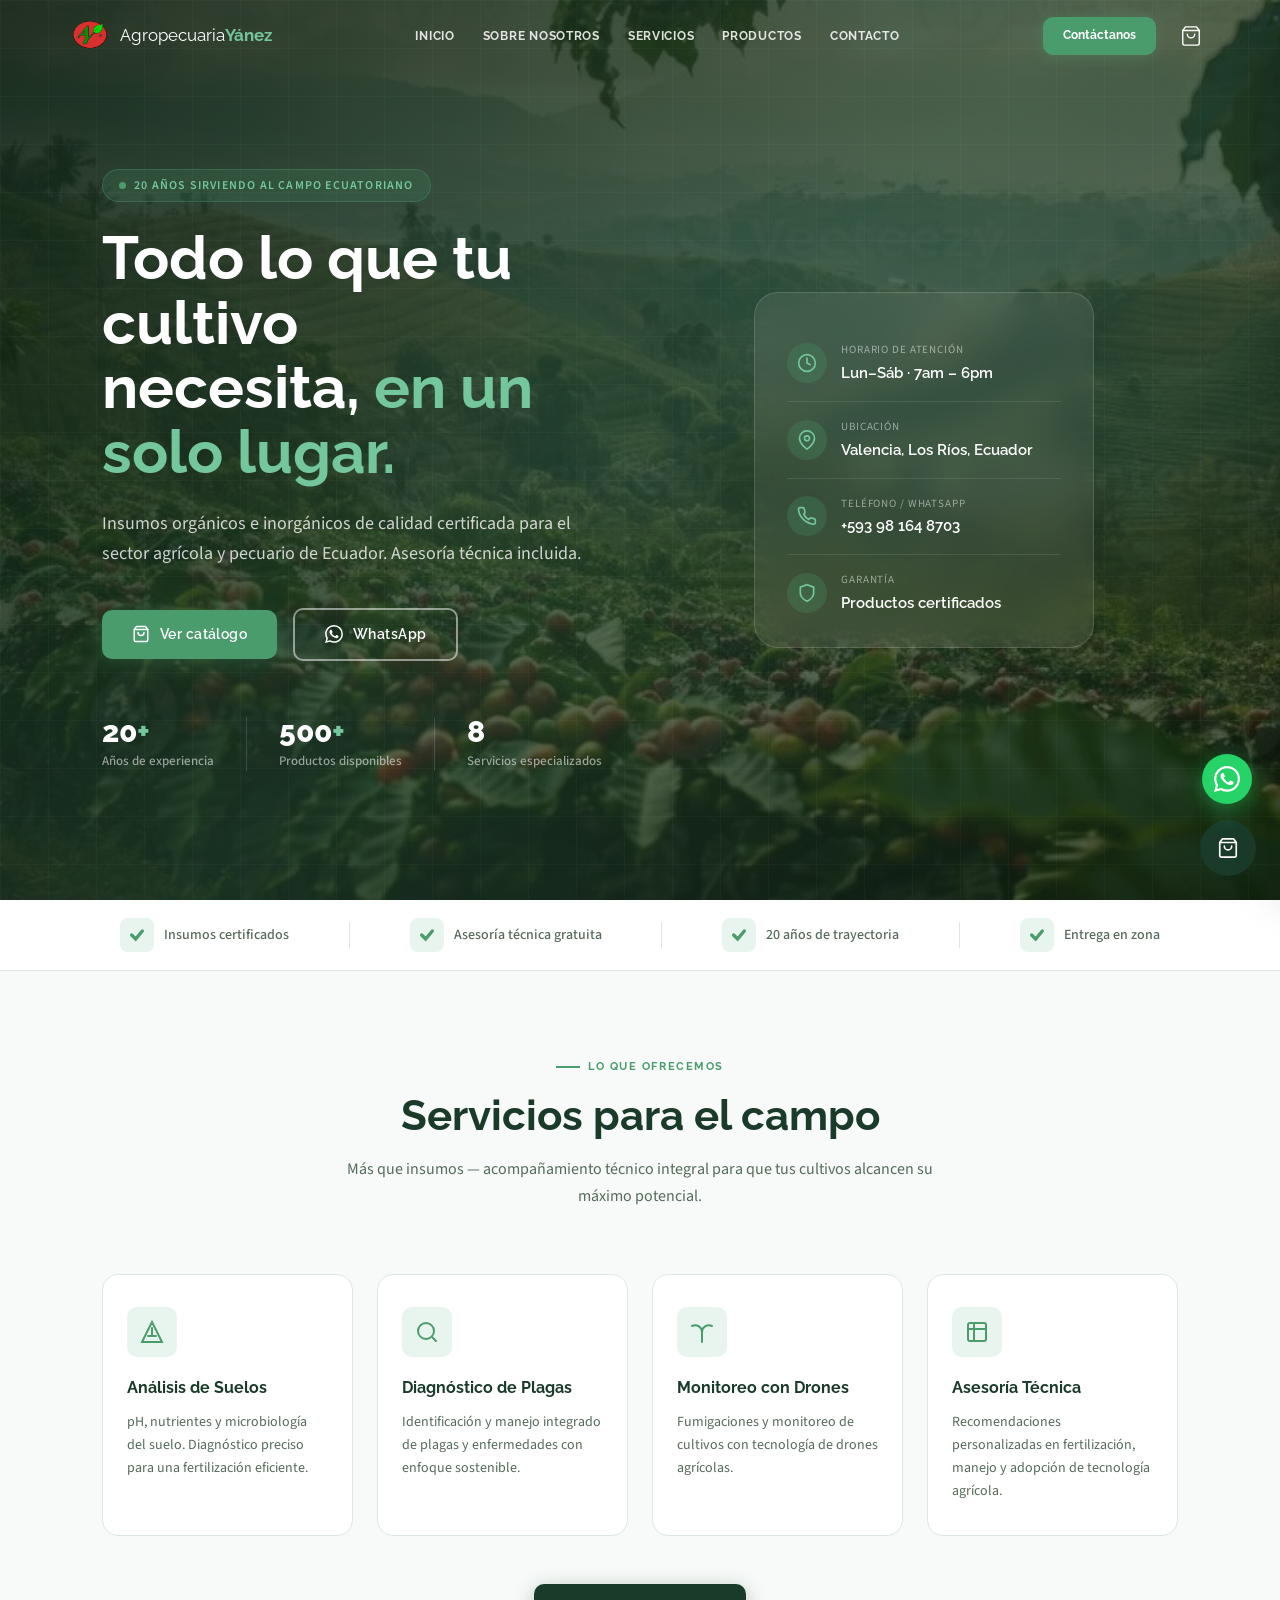
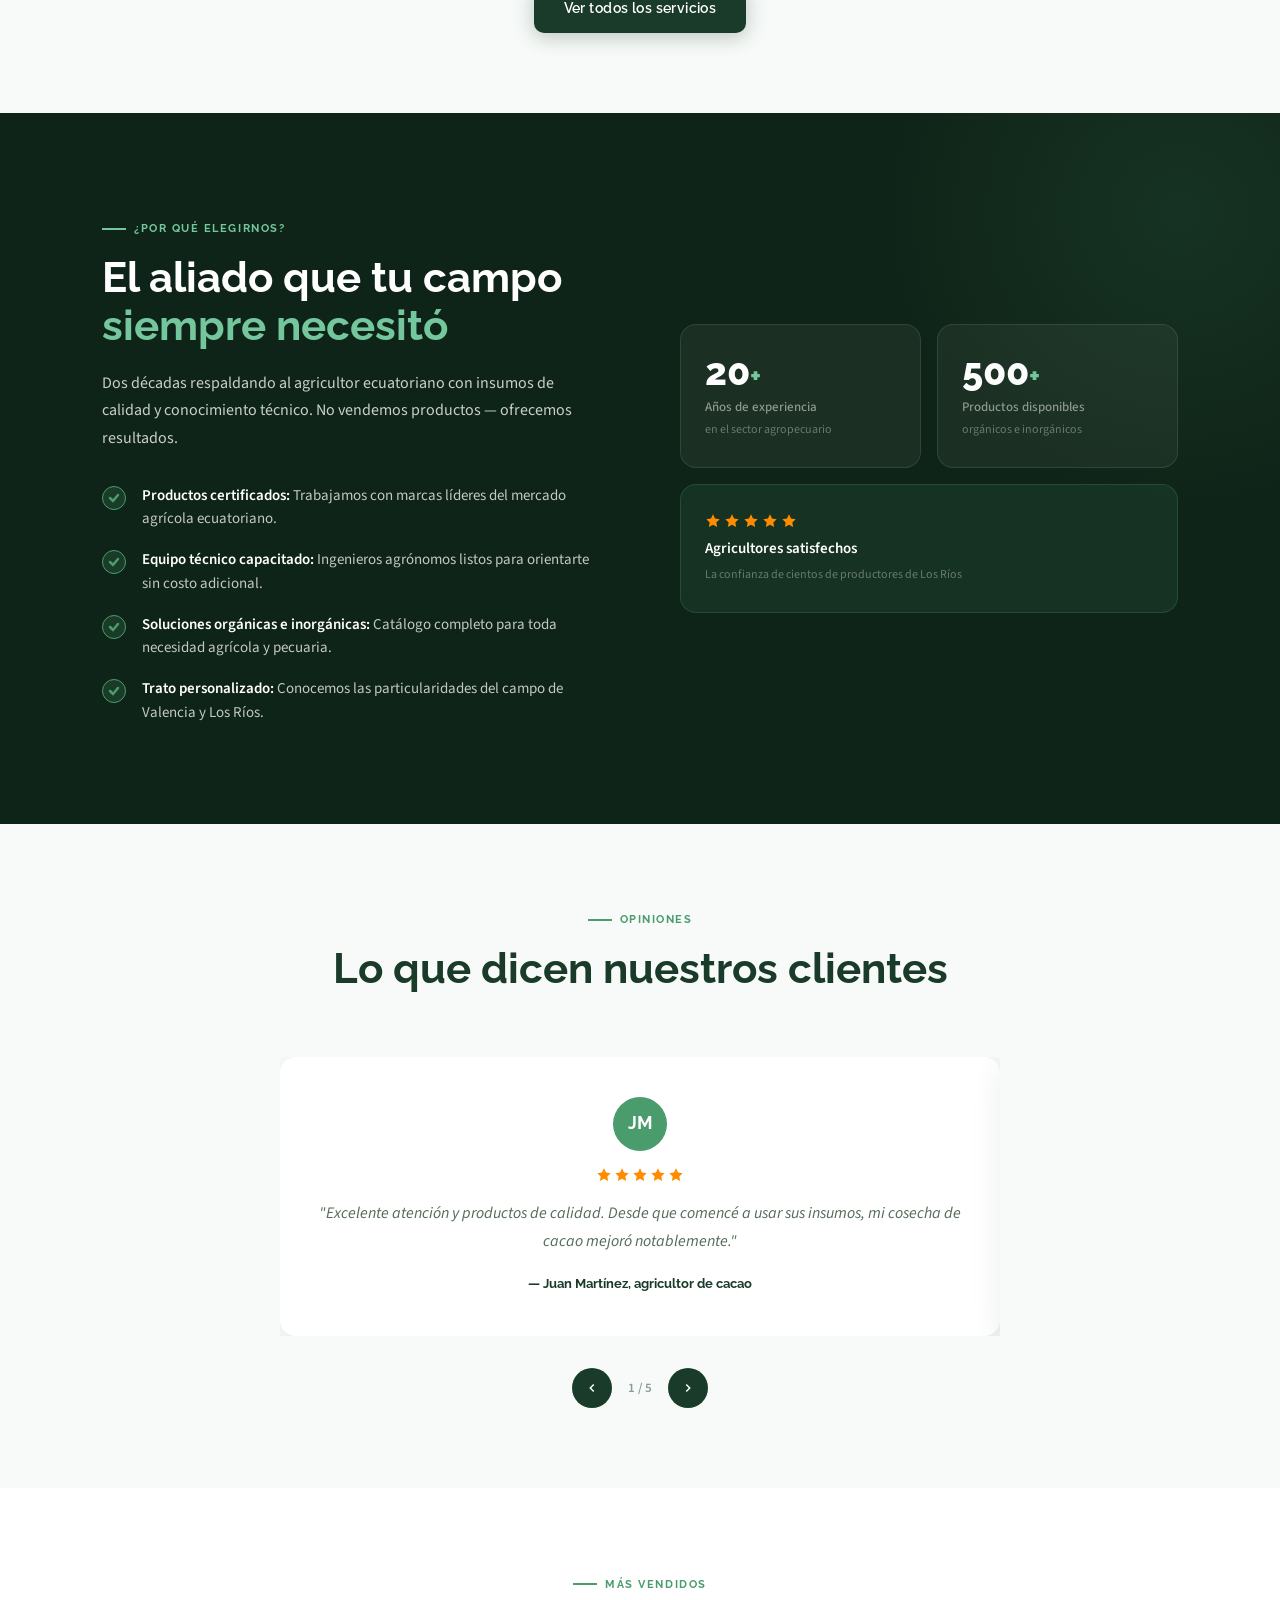
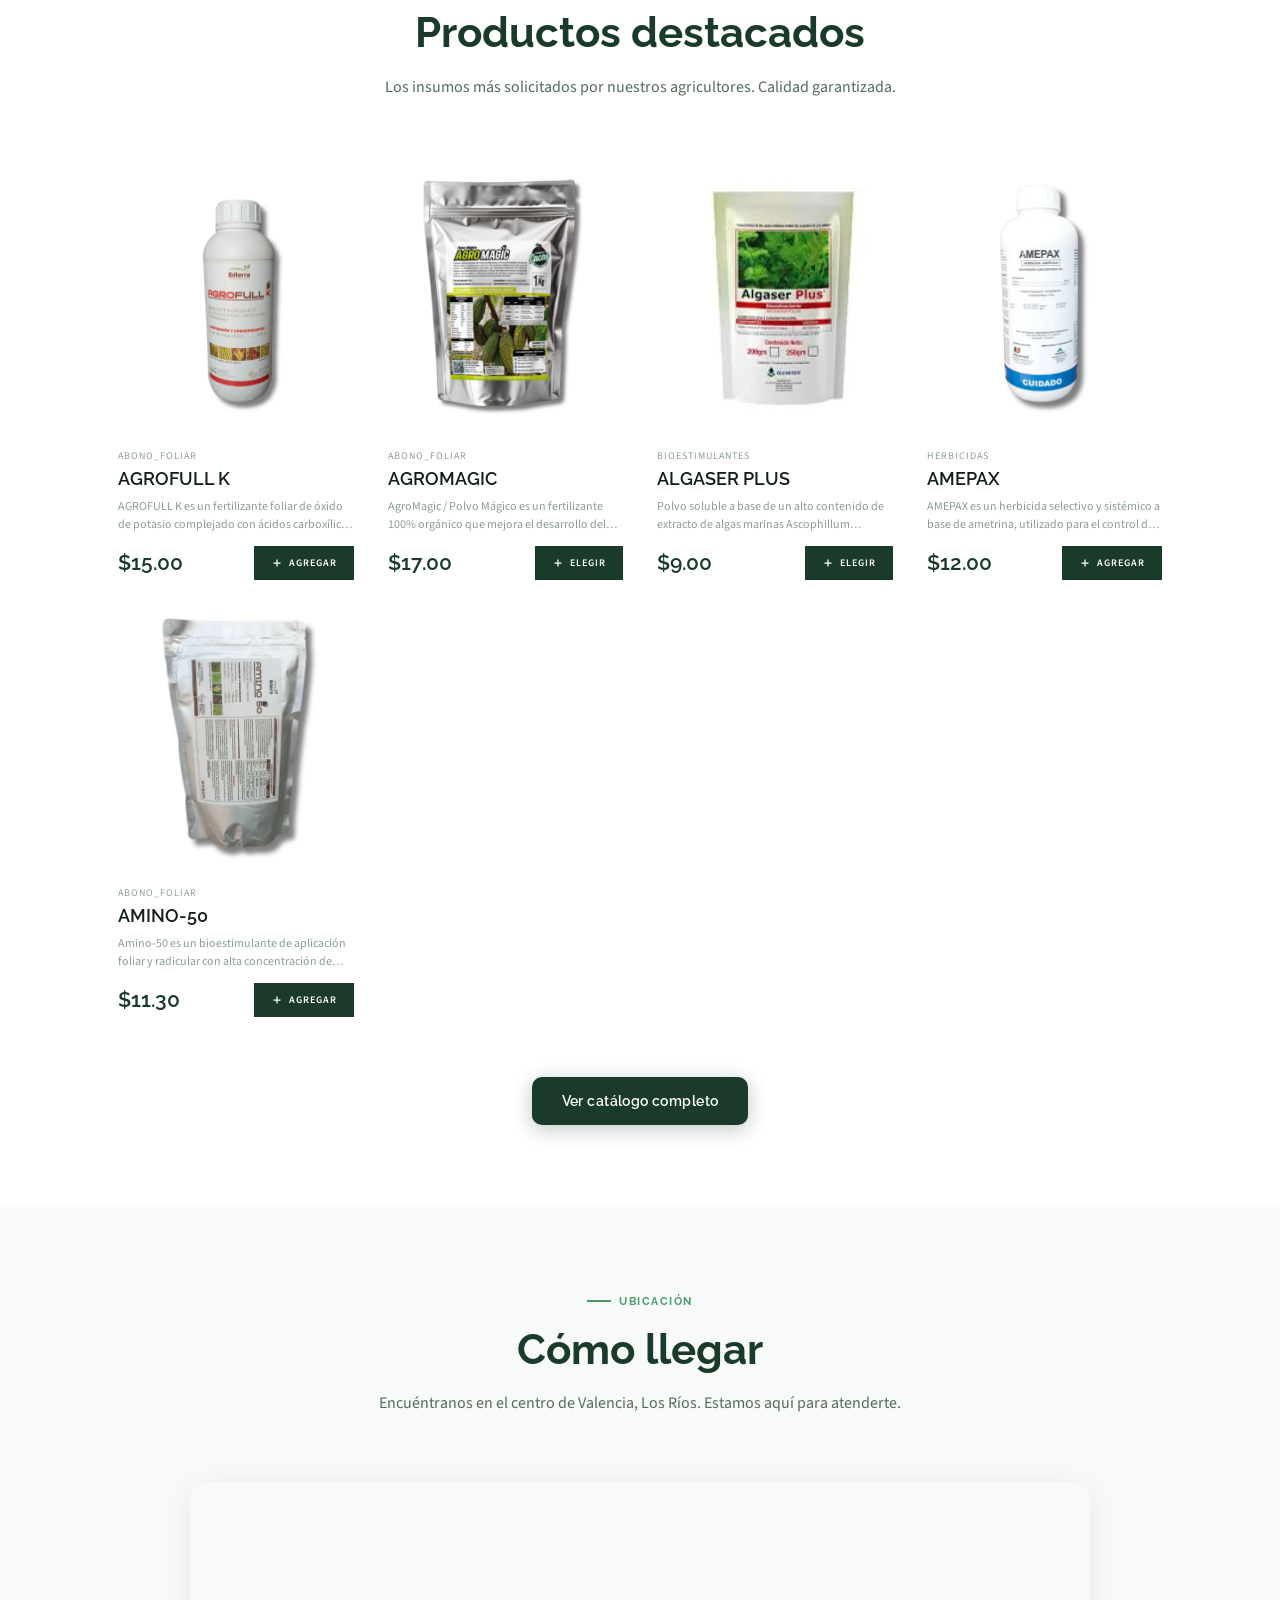
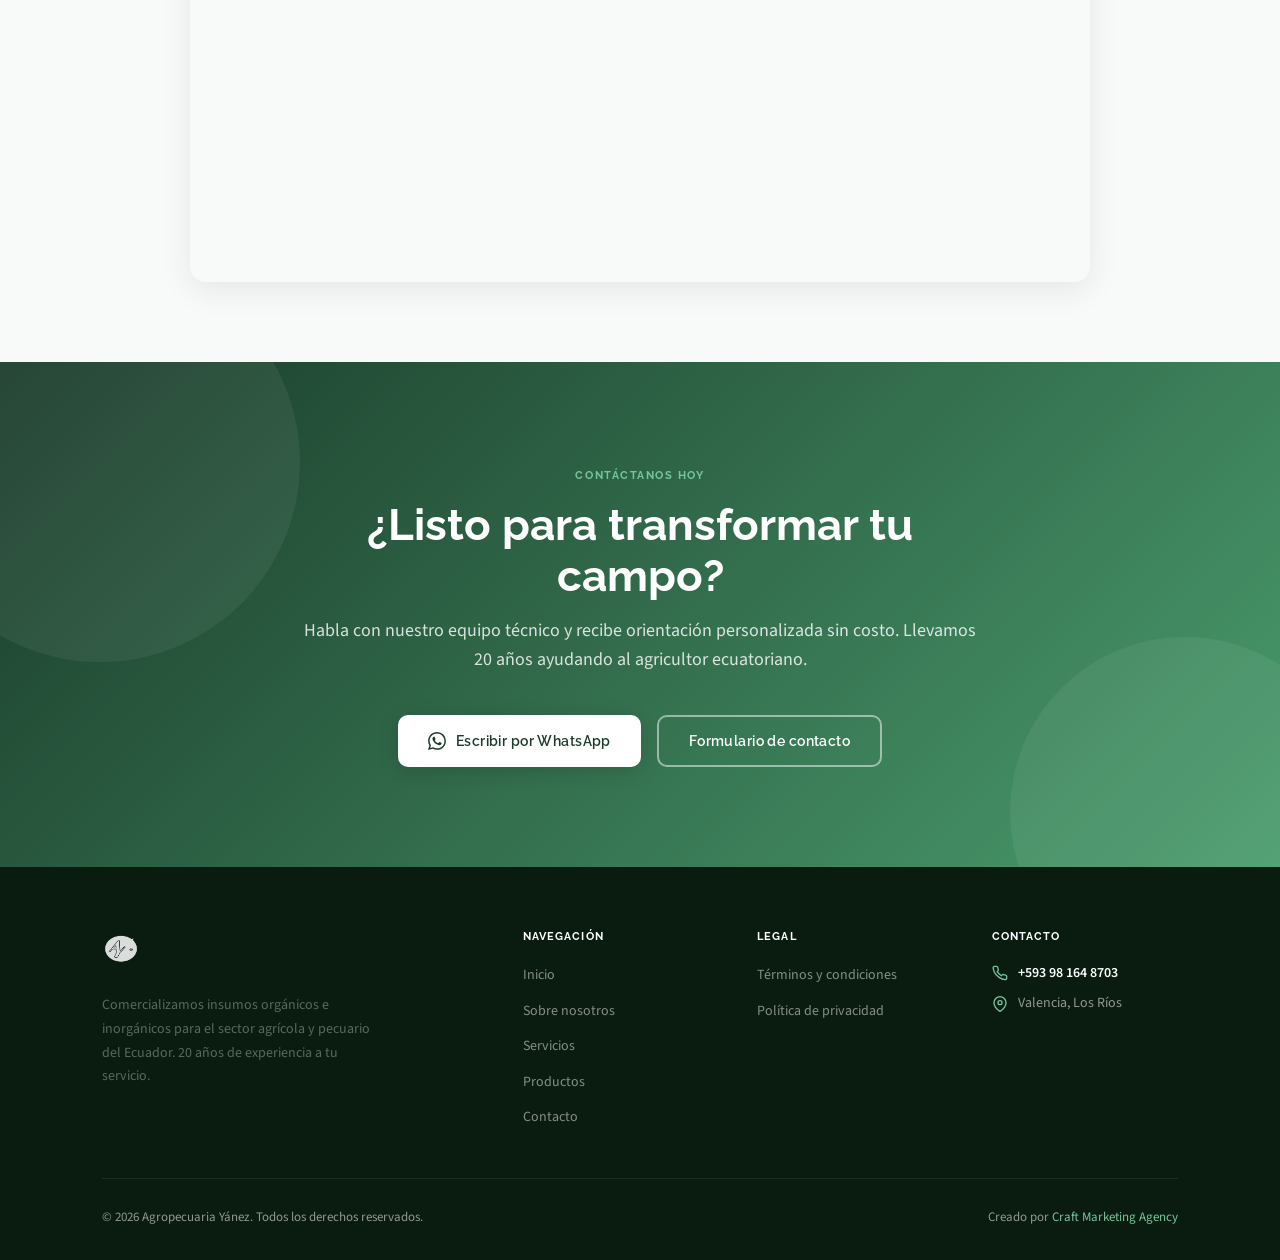
<file: index.html>
<!DOCTYPE html>
<html lang="es">
<head>
  <meta charset="utf-8"/>
  <meta name="viewport" content="width=device-width, initial-scale=1"/>
  <title>Agropecuaria Yánez – Insumos agrícolas y pecuarios, Valencia Ecuador</title>
  <meta name="description" content="Comercializamos insumos orgánicos e inorgánicos para el sector agrícola y pecuario del Ecuador. 20 años de experiencia en Valencia, Los Ríos."/>
  <link rel="icon" href="./media/img/favicon.webp" type="image/webp"/>
  <link rel="preconnect" href="https://fonts.googleapis.com"/>
  <link rel="preconnect" href="https://fonts.gstatic.com" crossorigin/>
  <link href="https://fonts.googleapis.com/css2?family=Raleway:wght@400;500;600;700;800&family=Source+Sans+3:wght@300;400;500;600;700&display=swap" rel="stylesheet"/>
  <link rel="stylesheet" href="./assets/style.css?v=2"/>
  <!-- Google Tag Manager -->
<script>(function(w,d,s,l,i){w[l]=w[l]||[];w[l].push({'gtm.start':
new Date().getTime(),event:'gtm.js'});var f=d.getElementsByTagName(s)[0],
j=d.createElement(s),dl=l!='dataLayer'?'&l='+l:'';j.async=true;j.src=
'https://www.googletagmanager.com/gtm.js?id='+i+dl;f.parentNode.insertBefore(j,f);
})(window,document,'script','dataLayer','GTM-N7H9CGTG');</script>
<!-- End Google Tag Manager -->
</head>
<body>
<!-- Google Tag Manager (noscript) -->
<noscript><iframe src="https://www.googletagmanager.com/ns.html?id=GTM-N7H9CGTG"
height="0" width="0" style="display:none;visibility:hidden"></iframe></noscript>
<!-- End Google Tag Manager (noscript) -->

<!-- WhatsApp flotante -->
<a class="wa-float" href="https://wa.me/593981648703?text=Hola%20vi%20su%20web%20y%20me%20gustar%C3%ADa%20m%C3%A1s%20informaci%C3%B3n%20sobre%20sus%20servicios" target="_blank" rel="noopener" aria-label="WhatsApp">
  <svg width="26" height="26" viewBox="0 0 24 24" fill="white"><path d="M17.472 14.382c-.297-.149-1.758-.867-2.03-.967-.273-.099-.471-.148-.67.15-.197.297-.767.966-.94 1.164-.173.199-.347.223-.644.075-.297-.15-1.255-.463-2.39-1.475-.883-.788-1.48-1.761-1.653-2.059-.173-.297-.018-.458.13-.606.134-.133.298-.347.446-.52.149-.174.198-.298.298-.497.099-.198.05-.371-.025-.52-.075-.149-.669-1.612-.916-2.207-.242-.579-.487-.5-.669-.51-.173-.008-.371-.01-.57-.01-.198 0-.52.074-.792.372-.272.297-1.04 1.016-1.04 2.479 0 1.462 1.065 2.875 1.213 3.074.149.198 2.096 3.2 5.077 4.487.709.306 1.262.489 1.694.625.712.227 1.36.195 1.871.118.571-.085 1.758-.719 2.006-1.413.248-.694.248-1.289.173-1.413-.074-.124-.272-.198-.57-.347m-5.421 7.403h-.004a9.87 9.87 0 01-5.031-1.378l-.361-.214-3.741.982.998-3.648-.235-.374a9.86 9.86 0 01-1.51-5.26c.001-5.45 4.436-9.884 9.888-9.884 2.64 0 5.122 1.03 6.988 2.898a9.825 9.825 0 012.893 6.994c-.003 5.45-4.437 9.884-9.885 9.884m8.413-18.297A11.815 11.815 0 0012.05 0C5.495 0 .16 5.335.157 11.892c0 2.096.547 4.142 1.588 5.945L.057 24l6.305-1.654a11.882 11.882 0 005.683 1.448h.005c6.554 0 11.89-5.335 11.893-11.893a11.821 11.821 0 00-3.48-8.413z"/></svg>
</a>

<!-- Navegación -->
<nav id="mainNav" class="transparent">
  <div class="nav-inner">
    <a class="nav-logo" href="./index.html">
      <img src="./media/img/logo-nav.webp" alt="Agropecuaria Yánez"/>
      <span class="nav-logo-text">Agropecuaria<strong>Yánez</strong></span>
    </a>
    <ul class="nav-links" id="navLinks">
      <li><a href="./index.html" class="active">Inicio</a></li>
      <li><a href="./pages/sobre-nosotros.html">Sobre nosotros</a></li>
      <li><a href="./pages/servicios.html">Servicios</a></li>
      <li><a href="./pages/productos.html">Productos</a></li>
      <li><a href="./pages/contacto.html">Contacto</a></li>
    </ul>
    <div style="display:flex;align-items:center;gap:16px;">
      <a class="nav-cta" href="./pages/contacto.html">Contáctanos</a>
      <button class="nav-cart-btn" id="navCartBtn" aria-label="Ver carrito">
        <svg viewBox="0 0 24 24" fill="none" stroke="currentColor" stroke-width="1.5" stroke-linecap="round" stroke-linejoin="round">
          <path d="M6 2L3 6v14a2 2 0 002 2h14a2 2 0 002-2V6l-3-4z"/><line x1="3" y1="6" x2="21" y2="6"/><path d="M16 10a4 4 0 01-8 0"/>
        </svg>
        <span class="nav-cart-badge" id="navCartBadge">0</span>
      </button>
      <button class="nav-hamburger" id="navHamburger" aria-label="Menú">
        <span></span><span></span><span></span>
      </button>
    </div>
  </div>
</nav>

<!-- HERO -->
<section class="hero" id="inicio" style="background-image:url('./media/img/background-hero.webp')">
  <div class="hero-overlay"></div>
  <div class="hero-grid-bg"></div>
  <div class="hero-content">
    <div>
      <div class="hero-badge">
        <span class="hero-badge-dot"></span>
        20 años sirviendo al campo ecuatoriano
      </div>
      <h1>
        Todo lo que tu cultivo<br/>
        necesita, <span>en un solo lugar.</span>
      </h1>
      <p class="hero-sub">
        Insumos orgánicos e inorgánicos de calidad certificada para el sector agrícola y pecuario de Ecuador. Asesoría técnica incluida.
      </p>
      <div class="hero-actions">
        <a class="btn btn-accent" href="./pages/productos.html">
          <svg width="18" height="18" viewBox="0 0 24 24" fill="none" stroke="currentColor" stroke-width="2" stroke-linecap="round"><path d="M6 2L3 6v14a2 2 0 002 2h14a2 2 0 002-2V6l-3-4z"/><line x1="3" y1="6" x2="21" y2="6"/><path d="M16 10a4 4 0 01-8 0"/></svg>
          Ver catálogo
        </a>
        <a class="btn btn-outline" href="https://wa.me/593981648703?text=Hola%20vi%20su%20web%20y%20me%20gustar%C3%ADa%20m%C3%A1s%20informaci%C3%B3n%20sobre%20sus%20servicios" target="_blank" rel="noopener">
          <svg width="18" height="18" viewBox="0 0 24 24" fill="currentColor"><path d="M17.472 14.382c-.297-.149-1.758-.867-2.03-.967-.273-.099-.471-.148-.67.15-.197.297-.767.966-.94 1.164-.173.199-.347.223-.644.075-.297-.15-1.255-.463-2.39-1.475-.883-.788-1.48-1.761-1.653-2.059-.173-.297-.018-.458.13-.606.134-.133.298-.347.446-.52.149-.174.198-.298.298-.497.099-.198.05-.371-.025-.52-.075-.149-.669-1.612-.916-2.207-.242-.579-.487-.5-.669-.51-.173-.008-.371-.01-.57-.01-.198 0-.52.074-.792.372-.272.297-1.04 1.016-1.04 2.479 0 1.462 1.065 2.875 1.213 3.074.149.198 2.096 3.2 5.077 4.487.709.306 1.262.489 1.694.625.712.227 1.36.195 1.871.118.571-.085 1.758-.719 2.006-1.413.248-.694.248-1.289.173-1.413-.074-.124-.272-.198-.57-.347m-5.421 7.403h-.004a9.87 9.87 0 01-5.031-1.378l-.361-.214-3.741.982.998-3.648-.235-.374a9.86 9.86 0 01-1.51-5.26c.001-5.45 4.436-9.884 9.888-9.884 2.64 0 5.122 1.03 6.988 2.898a9.825 9.825 0 012.893 6.994c-.003 5.45-4.437 9.884-9.885 9.884m8.413-18.297A11.815 11.815 0 0012.05 0C5.495 0 .16 5.335.157 11.892c0 2.096.547 4.142 1.588 5.945L.057 24l6.305-1.654a11.882 11.882 0 005.683 1.448h.005c6.554 0 11.89-5.335 11.893-11.893a11.821 11.821 0 00-3.48-8.413z"/></svg>
          WhatsApp
        </a>
      </div>
      <div class="hero-stats">
        <div>
          <div class="hero-stat-num">20<span>+</span></div>
          <div class="hero-stat-label">Años de experiencia</div>
        </div>
        <div class="hero-stat-div"></div>
        <div>
          <div class="hero-stat-num">500<span>+</span></div>
          <div class="hero-stat-label">Productos disponibles</div>
        </div>
        <div class="hero-stat-div"></div>
        <div>
          <div class="hero-stat-num">8</div>
          <div class="hero-stat-label">Servicios especializados</div>
        </div>
      </div>
    </div>
    <!-- Info card -->
    <div class="hero-visual">
      <div class="hero-info-card">
        <div class="hero-info-row">
          <div class="hero-info-icon">
            <svg width="20" height="20" viewBox="0 0 24 24" fill="none" stroke="var(--color-accent-light)" stroke-width="2" stroke-linecap="round"><circle cx="12" cy="12" r="10"/><polyline points="12 6 12 12 16 14"/></svg>
          </div>
          <div>
            <div class="hero-info-label">Horario de atención</div>
            <div class="hero-info-value">Lun–Sáb · 7am – 6pm</div>
          </div>
        </div>
        <div class="hero-info-row">
          <div class="hero-info-icon">
            <svg width="20" height="20" viewBox="0 0 24 24" fill="none" stroke="var(--color-accent-light)" stroke-width="2" stroke-linecap="round"><path d="M21 10c0 7-9 13-9 13s-9-6-9-13a9 9 0 0 1 18 0z"/><circle cx="12" cy="10" r="3"/></svg>
          </div>
          <div>
            <div class="hero-info-label">Ubicación</div>
            <div class="hero-info-value">Valencia, Los Ríos, Ecuador</div>
          </div>
        </div>
        <div class="hero-info-row">
          <div class="hero-info-icon">
            <svg width="20" height="20" viewBox="0 0 24 24" fill="none" stroke="var(--color-accent-light)" stroke-width="2" stroke-linecap="round"><path d="M22 16.92v3a2 2 0 0 1-2.18 2 19.79 19.79 0 0 1-8.63-3.07A19.5 19.5 0 0 1 4.86 13 19.79 19.79 0 0 1 1.75 4.37 2 2 0 0 1 3.73 2h3a2 2 0 0 1 2 1.72 12.84 12.84 0 0 0 .7 2.81 2 2 0 0 1-.45 2.11L7.91 9.91a16 16 0 0 0 6.18 6.18l1.27-1.27a2 2 0 0 1 2.11-.45 12.84 12.84 0 0 0 2.81.7A2 2 0 0 1 22 16.92z"/></svg>
          </div>
          <div>
            <div class="hero-info-label">Teléfono / WhatsApp</div>
            <div class="hero-info-value">+593 98 164 8703</div>
          </div>
        </div>
        <div class="hero-info-row">
          <div class="hero-info-icon">
            <svg width="20" height="20" viewBox="0 0 24 24" fill="none" stroke="var(--color-accent-light)" stroke-width="2" stroke-linecap="round"><path d="M12 22s8-4 8-10V5l-8-3-8 3v7c0 6 8 10 8 10z"/></svg>
          </div>
          <div>
            <div class="hero-info-label">Garantía</div>
            <div class="hero-info-value">Productos certificados</div>
          </div>
        </div>
      </div>
    </div>
  </div>
</section>

<!-- TRUST BAR -->
<div class="trust-bar">
  <div class="trust-bar-inner">
    <div class="trust-item">
      <div class="trust-icon">
        <svg width="16" height="16" viewBox="0 0 12 12" fill="none" stroke="var(--color-accent)" stroke-width="2.5" stroke-linecap="round"><polyline points="2,6 5,9 10,3"/></svg>
      </div>
      Insumos certificados
    </div>
    <div class="trust-divider"></div>
    <div class="trust-item">
      <div class="trust-icon">
        <svg width="16" height="16" viewBox="0 0 12 12" fill="none" stroke="var(--color-accent)" stroke-width="2.5" stroke-linecap="round"><polyline points="2,6 5,9 10,3"/></svg>
      </div>
      Asesoría técnica gratuita
    </div>
    <div class="trust-divider"></div>
    <div class="trust-item">
      <div class="trust-icon">
        <svg width="16" height="16" viewBox="0 0 12 12" fill="none" stroke="var(--color-accent)" stroke-width="2.5" stroke-linecap="round"><polyline points="2,6 5,9 10,3"/></svg>
      </div>
      20 años de trayectoria
    </div>
    <div class="trust-divider"></div>
    <div class="trust-item">
      <div class="trust-icon">
        <svg width="16" height="16" viewBox="0 0 12 12" fill="none" stroke="var(--color-accent)" stroke-width="2.5" stroke-linecap="round"><polyline points="2,6 5,9 10,3"/></svg>
      </div>
      Entrega en zona
    </div>
  </div>
</div>

<!-- SERVICIOS PREVIEW -->
<section class="section" id="servicios" style="background:var(--bg-light)">
  <div class="container">
    <div class="section-header">
      <div class="section-label">Lo que ofrecemos</div>
      <h2>Servicios para el campo</h2>
      <p>Más que insumos — acompañamiento técnico integral para que tus cultivos alcancen su máximo potencial.</p>
    </div>
    <div class="services-grid">
      <div class="service-card">
        <div class="service-icon-wrap">
          <svg width="24" height="24" viewBox="0 0 24 24" fill="none" stroke="currentColor" stroke-width="2" stroke-linecap="round"><path d="M2 22 12 2l10 20H2z"/><path d="M12 8v8M8 16h8"/></svg>
        </div>
        <div class="service-title">Análisis de Suelos</div>
        <p class="service-desc">pH, nutrientes y microbiología del suelo. Diagnóstico preciso para una fertilización eficiente.</p>
      </div>
      <div class="service-card">
        <div class="service-icon-wrap">
          <svg width="24" height="24" viewBox="0 0 24 24" fill="none" stroke="currentColor" stroke-width="2" stroke-linecap="round"><circle cx="11" cy="11" r="8"/><path d="m21 21-4.35-4.35"/></svg>
        </div>
        <div class="service-title">Diagnóstico de Plagas</div>
        <p class="service-desc">Identificación y manejo integrado de plagas y enfermedades con enfoque sostenible.</p>
      </div>
      <div class="service-card">
        <div class="service-icon-wrap">
          <svg width="24" height="24" viewBox="0 0 24 24" fill="none" stroke="currentColor" stroke-width="2" stroke-linecap="round"><path d="M12 22V12M12 12C12 7 7 4 2 6M12 12C12 7 17 4 22 6"/></svg>
        </div>
        <div class="service-title">Monitoreo con Drones</div>
        <p class="service-desc">Fumigaciones y monitoreo de cultivos con tecnología de drones agrícolas.</p>
      </div>
      <div class="service-card">
        <div class="service-icon-wrap">
          <svg width="24" height="24" viewBox="0 0 24 24" fill="none" stroke="currentColor" stroke-width="2" stroke-linecap="round"><path d="M9 3H5a2 2 0 0 0-2 2v4m6-6h10a2 2 0 0 1 2 2v4M9 3v18m0 0h10a2 2 0 0 0 2-2V9M9 21H5a2 2 0 0 1-2-2V9m0 0h18"/></svg>
        </div>
        <div class="service-title">Asesoría Técnica</div>
        <p class="service-desc">Recomendaciones personalizadas en fertilización, manejo y adopción de tecnología agrícola.</p>
      </div>
    </div>
    <div class="text-center" style="margin-top:48px">
      <a class="btn btn-primary" href="./pages/servicios.html">Ver todos los servicios</a>
    </div>
  </div>
</section>

<!-- POR QUÉ YANEZ (dark section) -->
<section class="section-dark">
  <div class="container">
    <div class="dark-grid">
      <div class="dark-text">
        <div class="section-label light">¿Por qué elegirnos?</div>
        <h2>El aliado que tu campo <span>siempre necesitó</span></h2>
        <p>Dos décadas respaldando al agricultor ecuatoriano con insumos de calidad y conocimiento técnico. No vendemos productos — ofrecemos resultados.</p>
        <ul class="features-list">
          <li class="feature-item">
            <div class="feature-check"><svg width="12" height="12" viewBox="0 0 12 12" fill="none" stroke="currentColor" stroke-width="2.5" stroke-linecap="round"><polyline points="2,6 5,9 10,3"/></svg></div>
            <div class="feature-text"><strong>Productos certificados:</strong> Trabajamos con marcas líderes del mercado agrícola ecuatoriano.</div>
          </li>
          <li class="feature-item">
            <div class="feature-check"><svg width="12" height="12" viewBox="0 0 12 12" fill="none" stroke="currentColor" stroke-width="2.5" stroke-linecap="round"><polyline points="2,6 5,9 10,3"/></svg></div>
            <div class="feature-text"><strong>Equipo técnico capacitado:</strong> Ingenieros agrónomos listos para orientarte sin costo adicional.</div>
          </li>
          <li class="feature-item">
            <div class="feature-check"><svg width="12" height="12" viewBox="0 0 12 12" fill="none" stroke="currentColor" stroke-width="2.5" stroke-linecap="round"><polyline points="2,6 5,9 10,3"/></svg></div>
            <div class="feature-text"><strong>Soluciones orgánicas e inorgánicas:</strong> Catálogo completo para toda necesidad agrícola y pecuaria.</div>
          </li>
          <li class="feature-item">
            <div class="feature-check"><svg width="12" height="12" viewBox="0 0 12 12" fill="none" stroke="currentColor" stroke-width="2.5" stroke-linecap="round"><polyline points="2,6 5,9 10,3"/></svg></div>
            <div class="feature-text"><strong>Trato personalizado:</strong> Conocemos las particularidades del campo de Valencia y Los Ríos.</div>
          </li>
        </ul>
      </div>
      <div class="dark-stats">
        <div class="dark-stat-card">
          <div class="dark-num">20<span>+</span></div>
          <div class="dark-label">Años de experiencia</div>
          <div class="dark-sublabel">en el sector agropecuario</div>
        </div>
        <div class="dark-stat-card">
          <div class="dark-num">500<span>+</span></div>
          <div class="dark-label">Productos disponibles</div>
          <div class="dark-sublabel">orgánicos e inorgánicos</div>
        </div>
        <div class="dark-stat-card accent-card" style="display:flex;align-items:center;gap:24px">
          <div>
            <div style="display:flex;gap:3px;margin-bottom:8px">
              <svg width="16" height="16" viewBox="0 0 24 24" fill="#FF8C00"><polygon points="12 2 15.09 8.26 22 9.27 17 14.14 18.18 21.02 12 17.77 5.82 21.02 7 14.14 2 9.27 8.91 8.26 12 2"/></svg>
              <svg width="16" height="16" viewBox="0 0 24 24" fill="#FF8C00"><polygon points="12 2 15.09 8.26 22 9.27 17 14.14 18.18 21.02 12 17.77 5.82 21.02 7 14.14 2 9.27 8.91 8.26 12 2"/></svg>
              <svg width="16" height="16" viewBox="0 0 24 24" fill="#FF8C00"><polygon points="12 2 15.09 8.26 22 9.27 17 14.14 18.18 21.02 12 17.77 5.82 21.02 7 14.14 2 9.27 8.91 8.26 12 2"/></svg>
              <svg width="16" height="16" viewBox="0 0 24 24" fill="#FF8C00"><polygon points="12 2 15.09 8.26 22 9.27 17 14.14 18.18 21.02 12 17.77 5.82 21.02 7 14.14 2 9.27 8.91 8.26 12 2"/></svg>
              <svg width="16" height="16" viewBox="0 0 24 24" fill="#FF8C00"><polygon points="12 2 15.09 8.26 22 9.27 17 14.14 18.18 21.02 12 17.77 5.82 21.02 7 14.14 2 9.27 8.91 8.26 12 2"/></svg>
            </div>
            <div class="dark-label" style="font-size:15px;color:white;font-weight:600">Agricultores satisfechos</div>
            <div class="dark-sublabel" style="margin-top:4px">La confianza de cientos de productores de Los Ríos</div>
          </div>
        </div>
      </div>
    </div>
  </div>
</section>

<!-- TESTIMONIOS -->
<section class="section section-testimonios">
  <div class="container">
    <div class="section-header">
      <div class="section-label">Opiniones</div>
      <h2>Lo que dicen nuestros clientes</h2>
    </div>
    <div class="testimonial-slider">
      <div class="testimonial-track" id="testimonialTrack">
        <div class="testimonial-slide">
          <div class="testimonial-avatar">JM</div>
          <div class="testimonial-stars">
            <svg width="16" height="16" viewBox="0 0 24 24" fill="currentColor"><polygon points="12 2 15.09 8.26 22 9.27 17 14.14 18.18 21.02 12 17.77 5.82 21.02 7 14.14 2 9.27 8.91 8.26 12 2"/></svg>
            <svg width="16" height="16" viewBox="0 0 24 24" fill="currentColor"><polygon points="12 2 15.09 8.26 22 9.27 17 14.14 18.18 21.02 12 17.77 5.82 21.02 7 14.14 2 9.27 8.91 8.26 12 2"/></svg>
            <svg width="16" height="16" viewBox="0 0 24 24" fill="currentColor"><polygon points="12 2 15.09 8.26 22 9.27 17 14.14 18.18 21.02 12 17.77 5.82 21.02 7 14.14 2 9.27 8.91 8.26 12 2"/></svg>
            <svg width="16" height="16" viewBox="0 0 24 24" fill="currentColor"><polygon points="12 2 15.09 8.26 22 9.27 17 14.14 18.18 21.02 12 17.77 5.82 21.02 7 14.14 2 9.27 8.91 8.26 12 2"/></svg>
            <svg width="16" height="16" viewBox="0 0 24 24" fill="currentColor"><polygon points="12 2 15.09 8.26 22 9.27 17 14.14 18.18 21.02 12 17.77 5.82 21.02 7 14.14 2 9.27 8.91 8.26 12 2"/></svg>
          </div>
          <blockquote>"Excelente atención y productos de calidad. Desde que comencé a usar sus insumos, mi cosecha de cacao mejoró notablemente."</blockquote>
          <cite>— Juan Martínez, agricultor de cacao</cite>
        </div>
        <div class="testimonial-slide">
          <div class="testimonial-avatar">LG</div>
          <div class="testimonial-stars">
            <svg width="16" height="16" viewBox="0 0 24 24" fill="currentColor"><polygon points="12 2 15.09 8.26 22 9.27 17 14.14 18.18 21.02 12 17.77 5.82 21.02 7 14.14 2 9.27 8.91 8.26 12 2"/></svg>
            <svg width="16" height="16" viewBox="0 0 24 24" fill="currentColor"><polygon points="12 2 15.09 8.26 22 9.27 17 14.14 18.18 21.02 12 17.77 5.82 21.02 7 14.14 2 9.27 8.91 8.26 12 2"/></svg>
            <svg width="16" height="16" viewBox="0 0 24 24" fill="currentColor"><polygon points="12 2 15.09 8.26 22 9.27 17 14.14 18.18 21.02 12 17.77 5.82 21.02 7 14.14 2 9.27 8.91 8.26 12 2"/></svg>
            <svg width="16" height="16" viewBox="0 0 24 24" fill="currentColor"><polygon points="12 2 15.09 8.26 22 9.27 17 14.14 18.18 21.02 12 17.77 5.82 21.02 7 14.14 2 9.27 8.91 8.26 12 2"/></svg>
            <svg width="16" height="16" viewBox="0 0 24 24" fill="currentColor"><polygon points="12 2 15.09 8.26 22 9.27 17 14.14 18.18 21.02 12 17.77 5.82 21.02 7 14.14 2 9.27 8.91 8.26 12 2"/></svg>
          </div>
          <blockquote>"La asesoría técnica gratuita que ofrecen es invaluable. Me ayudaron a seleccionar los fertilizantes correctos y el ahorro fue real."</blockquote>
          <cite>— Laura Gómez, productora de arroz</cite>
        </div>
        <div class="testimonial-slide">
          <div class="testimonial-avatar">CP</div>
          <div class="testimonial-stars">
            <svg width="16" height="16" viewBox="0 0 24 24" fill="currentColor"><polygon points="12 2 15.09 8.26 22 9.27 17 14.14 18.18 21.02 12 17.77 5.82 21.02 7 14.14 2 9.27 8.91 8.26 12 2"/></svg>
            <svg width="16" height="16" viewBox="0 0 24 24" fill="currentColor"><polygon points="12 2 15.09 8.26 22 9.27 17 14.14 18.18 21.02 12 17.77 5.82 21.02 7 14.14 2 9.27 8.91 8.26 12 2"/></svg>
            <svg width="16" height="16" viewBox="0 0 24 24" fill="currentColor"><polygon points="12 2 15.09 8.26 22 9.27 17 14.14 18.18 21.02 12 17.77 5.82 21.02 7 14.14 2 9.27 8.91 8.26 12 2"/></svg>
            <svg width="16" height="16" viewBox="0 0 24 24" fill="currentColor"><polygon points="12 2 15.09 8.26 22 9.27 17 14.14 18.18 21.02 12 17.77 5.82 21.02 7 14.14 2 9.27 8.91 8.26 12 2"/></svg>
            <svg width="16" height="16" viewBox="0 0 24 24" fill="currentColor"><polygon points="12 2 15.09 8.26 22 9.27 17 14.14 18.18 21.02 12 17.77 5.82 21.02 7 14.14 2 9.27 8.91 8.26 12 2"/></svg>
          </div>
          <blockquote>"Llevan años siendo mi proveedor de confianza. Siempre tienen lo que necesito y los precios son muy competitivos."</blockquote>
          <cite>— Carlos Paredes, ganadero</cite>
        </div>
        <div class="testimonial-slide">
          <div class="testimonial-avatar">MR</div>
          <div class="testimonial-stars">
            <svg width="16" height="16" viewBox="0 0 24 24" fill="currentColor"><polygon points="12 2 15.09 8.26 22 9.27 17 14.14 18.18 21.02 12 17.77 5.82 21.02 7 14.14 2 9.27 8.91 8.26 12 2"/></svg>
            <svg width="16" height="16" viewBox="0 0 24 24" fill="currentColor"><polygon points="12 2 15.09 8.26 22 9.27 17 14.14 18.18 21.02 12 17.77 5.82 21.02 7 14.14 2 9.27 8.91 8.26 12 2"/></svg>
            <svg width="16" height="16" viewBox="0 0 24 24" fill="currentColor"><polygon points="12 2 15.09 8.26 22 9.27 17 14.14 18.18 21.02 12 17.77 5.82 21.02 7 14.14 2 9.27 8.91 8.26 12 2"/></svg>
            <svg width="16" height="16" viewBox="0 0 24 24" fill="currentColor"><polygon points="12 2 15.09 8.26 22 9.27 17 14.14 18.18 21.02 12 17.77 5.82 21.02 7 14.14 2 9.27 8.91 8.26 12 2"/></svg>
            <svg width="16" height="16" viewBox="0 0 24 24" fill="currentColor"><polygon points="12 2 15.09 8.26 22 9.27 17 14.14 18.18 21.02 12 17.77 5.82 21.02 7 14.14 2 9.27 8.91 8.26 12 2"/></svg>
          </div>
          <blockquote>"Gran variedad de productos orgánicos. Se nota que conocen el campo y les importa el bienestar del agricultor."</blockquote>
          <cite>— María Ruiz, productora de maíz</cite>
        </div>
        <div class="testimonial-slide">
          <div class="testimonial-avatar">FV</div>
          <div class="testimonial-stars">
            <svg width="16" height="16" viewBox="0 0 24 24" fill="currentColor"><polygon points="12 2 15.09 8.26 22 9.27 17 14.14 18.18 21.02 12 17.77 5.82 21.02 7 14.14 2 9.27 8.91 8.26 12 2"/></svg>
            <svg width="16" height="16" viewBox="0 0 24 24" fill="currentColor"><polygon points="12 2 15.09 8.26 22 9.27 17 14.14 18.18 21.02 12 17.77 5.82 21.02 7 14.14 2 9.27 8.91 8.26 12 2"/></svg>
            <svg width="16" height="16" viewBox="0 0 24 24" fill="currentColor"><polygon points="12 2 15.09 8.26 22 9.27 17 14.14 18.18 21.02 12 17.77 5.82 21.02 7 14.14 2 9.27 8.91 8.26 12 2"/></svg>
            <svg width="16" height="16" viewBox="0 0 24 24" fill="currentColor"><polygon points="12 2 15.09 8.26 22 9.27 17 14.14 18.18 21.02 12 17.77 5.82 21.02 7 14.14 2 9.27 8.91 8.26 12 2"/></svg>
            <svg width="16" height="16" viewBox="0 0 24 24" fill="currentColor"><polygon points="12 2 15.09 8.26 22 9.27 17 14.14 18.18 21.02 12 17.77 5.82 21.02 7 14.14 2 9.27 8.91 8.26 12 2"/></svg>
          </div>
          <blockquote>"El servicio de monitoreo con drones me ahorró mucho en fumigaciones. Tecnología de verdad al servicio del campo."</blockquote>
          <cite>— Fernando Vélez, productor de banano</cite>
        </div>
      </div>
    </div>
    <div class="testimonial-controls">
      <button id="testPrev" aria-label="Anterior">
        <svg width="14" height="14" viewBox="0 0 24 24" fill="none" stroke="currentColor" stroke-width="2.5"><polyline points="15 18 9 12 15 6"/></svg>
      </button>
      <span id="testCounter">1 / 5</span>
      <button id="testNext" aria-label="Siguiente">
        <svg width="14" height="14" viewBox="0 0 24 24" fill="none" stroke="currentColor" stroke-width="2.5"><polyline points="9 18 15 12 9 6"/></svg>
      </button>
    </div>
  </div>
</section>

<!-- PRODUCTOS DESTACADOS -->
<section class="section" style="background:var(--bg-white)">
  <div class="container">
    <div class="section-header">
      <div class="section-label">Más vendidos</div>
      <h2>Productos destacados</h2>
      <p>Los insumos más solicitados por nuestros agricultores. Calidad garantizada.</p>
    </div>
    <div class="grid" id="featuredGrid"></div>
    <div class="text-center" style="margin-top:40px">
      <a class="btn btn-primary" href="./pages/productos.html">Ver catálogo completo</a>
    </div>
  </div>
</section>

<!-- MAPA -->
<section class="section-map">
  <div class="container">
    <div class="section-header">
      <div class="section-label">Ubicación</div>
      <h2>Cómo llegar</h2>
      <p>Encuéntranos en el centro de Valencia, Los Ríos. Estamos aquí para atenderte.</p>
    </div>
    <div class="map-wrapper">
      <iframe src="https://www.google.com/maps/embed?pb=!1m18!1m12!1m3!1d3989.2661741585634!2d-79.3561663262944!3d-0.9532199353501619!2m3!1f0!2f0!3f0!3m2!1i1024!2i768!4f13.1!3m3!1m2!1s0x91d4b5a5912e198f%3A0xfeac6b72a6202b!2sAgropecuaria%20Y%C3%81NEZ!5e0!3m2!1ses-419!2sec!4v1778086800733!5m2!1ses-419!2sec" allowfullscreen="" loading="lazy" referrerpolicy="no-referrer-when-downgrade"></iframe>
    </div>
  </div>
</section>

<!-- CTA FINAL -->
<section class="section-cta">
  <div class="container">
    <div class="cta-inner">
      <div class="section-label light center">Contáctanos hoy</div>
      <h2>¿Listo para transformar tu campo?</h2>
      <p>Habla con nuestro equipo técnico y recibe orientación personalizada sin costo. Llevamos 20 años ayudando al agricultor ecuatoriano.</p>
      <div class="cta-actions">
        <a class="btn btn-white" href="https://wa.me/593981648703?text=Hola%20vi%20su%20web%20y%20me%20gustar%C3%ADa%20m%C3%A1s%20informaci%C3%B3n%20sobre%20sus%20servicios" target="_blank" rel="noopener">
          <svg width="18" height="18" viewBox="0 0 24 24" fill="currentColor"><path d="M17.472 14.382c-.297-.149-1.758-.867-2.03-.967-.273-.099-.471-.148-.67.15-.197.297-.767.966-.94 1.164-.173.199-.347.223-.644.075-.297-.15-1.255-.463-2.39-1.475-.883-.788-1.48-1.761-1.653-2.059-.173-.297-.018-.458.13-.606.134-.133.298-.347.446-.52.149-.174.198-.298.298-.497.099-.198.05-.371-.025-.52-.075-.149-.669-1.612-.916-2.207-.242-.579-.487-.5-.669-.51-.173-.008-.371-.01-.57-.01-.198 0-.52.074-.792.372-.272.297-1.04 1.016-1.04 2.479 0 1.462 1.065 2.875 1.213 3.074.149.198 2.096 3.2 5.077 4.487.709.306 1.262.489 1.694.625.712.227 1.36.195 1.871.118.571-.085 1.758-.719 2.006-1.413.248-.694.248-1.289.173-1.413-.074-.124-.272-.198-.57-.347m-5.421 7.403h-.004a9.87 9.87 0 01-5.031-1.378l-.361-.214-3.741.982.998-3.648-.235-.374a9.86 9.86 0 01-1.51-5.26c.001-5.45 4.436-9.884 9.888-9.884 2.64 0 5.122 1.03 6.988 2.898a9.825 9.825 0 012.893 6.994c-.003 5.45-4.437 9.884-9.885 9.884m8.413-18.297A11.815 11.815 0 0012.05 0C5.495 0 .16 5.335.157 11.892c0 2.096.547 4.142 1.588 5.945L.057 24l6.305-1.654a11.882 11.882 0 005.683 1.448h.005c6.554 0 11.89-5.335 11.893-11.893a11.821 11.821 0 00-3.48-8.413z"/></svg>
          Escribir por WhatsApp
        </a>
        <a class="btn btn-outline" href="./pages/contacto.html">Formulario de contacto</a>
      </div>
    </div>
  </div>
</section>

<!-- FOOTER -->
<footer>
  <div class="container">
    <div class="footer-grid">
      <div class="footer-brand">
        <img src="./media/img/logo-nav.webp" alt="Agropecuaria Yánez" style="filter:brightness(0) invert(1);opacity:.85"/>
        <p>Comercializamos insumos orgánicos e inorgánicos para el sector agrícola y pecuario del Ecuador. 20 años de experiencia a tu servicio.</p>
      </div>
      <div class="footer-col">
        <h4>Navegación</h4>
        <ul class="footer-links-list">
          <li><a href="./index.html">Inicio</a></li>
          <li><a href="./pages/sobre-nosotros.html">Sobre nosotros</a></li>
          <li><a href="./pages/servicios.html">Servicios</a></li>
          <li><a href="./pages/productos.html">Productos</a></li>
          <li><a href="./pages/contacto.html">Contacto</a></li>
        </ul>
      </div>
      <div class="footer-col">
        <h4>Legal</h4>
        <ul class="footer-links-list">
          <li><a href="./pages/terminos-y-condiciones.html">Términos y condiciones</a></li>
          <li><a href="./pages/politica-de-privacidad.html">Política de privacidad</a></li>
        </ul>
      </div>
      <div class="footer-col">
        <h4>Contacto</h4>
        <div class="footer-contact-item">
          <svg width="16" height="16" viewBox="0 0 24 24" fill="none" stroke="var(--color-accent-light)" stroke-width="2" stroke-linecap="round"><path d="M22 16.92v3a2 2 0 0 1-2.18 2 19.79 19.79 0 0 1-8.63-3.07A19.5 19.5 0 0 1 4.86 13 19.79 19.79 0 0 1 1.75 4.37 2 2 0 0 1 3.73 2h3a2 2 0 0 1 2 1.72 12.84 12.84 0 0 0 .7 2.81 2 2 0 0 1-.45 2.11L7.91 9.91a16 16 0 0 0 6.18 6.18l1.27-1.27a2 2 0 0 1 2.11-.45 12.84 12.84 0 0 0 2.81.7A2 2 0 0 1 22 16.92z"/></svg>
          <a href="tel:+593981648703">+593 98 164 8703</a>
        </div>
        <div class="footer-contact-item" style="margin-top:4px">
          <svg width="16" height="16" viewBox="0 0 24 24" fill="none" stroke="var(--color-accent-light)" stroke-width="2" stroke-linecap="round"><path d="M21 10c0 7-9 13-9 13s-9-6-9-13a9 9 0 0 1 18 0z"/><circle cx="12" cy="10" r="3"/></svg>
          <span>Valencia, Los Ríos</span>
        </div>
      </div>
    </div>
    <div class="footer-bottom">
      <span>&copy; 2026 Agropecuaria Yánez. Todos los derechos reservados.</span>
      <span>Creado por <a href="https://craftmarketing.agency" target="_blank" rel="noopener">Craft Marketing Agency</a></span>
    </div>
  </div>
</footer>

<!-- Cart, drawer, modal -->
<button class="cart-fab" id="cartFab" aria-label="Ver carrito">
  <svg viewBox="0 0 24 24" fill="none" stroke="currentColor" stroke-width="1.8" stroke-linecap="round" stroke-linejoin="round"><path d="M6 2L3 6v14a2 2 0 002 2h14a2 2 0 002-2V6l-3-4z"/><line x1="3" y1="6" x2="21" y2="6"/><path d="M16 10a4 4 0 01-8 0"/></svg>
  <span class="badge" id="cartBadge">0</span>
</button>
<div class="cart-overlay" id="cartOverlay"></div>
<aside class="cart-drawer" id="cartDrawer" aria-label="Carrito">
  <div class="cart-header">
    <button class="cart-back" id="cartBack" style="display:none" aria-label="Volver">
      <svg viewBox="0 0 24 24" fill="none" stroke="currentColor" stroke-width="2.5"><polyline points="15 18 9 12 15 6"/></svg>
    </button>
    <h2 id="cartTitle">Mi carrito</h2>
    <button class="cart-close" id="cartClose">✕</button>
  </div>
  <div class="cart-items" id="cartItems"></div>
  <div class="cart-footer">
    <div class="cart-total"><span class="cart-total-label">Total</span><span class="cart-total-value" id="cartTotal">$0</span></div>
    <div class="cart-total-items" id="cartItemCount">0 productos</div>
    <button class="btn-next" id="btnCheckout" disabled>
      Realizar pedido
      <svg viewBox="0 0 24 24" fill="none" stroke="currentColor" stroke-width="2.5" width="18" height="18"><polyline points="9 18 15 12 9 6"/></svg>
    </button>
  </div>
  <div class="cart-step2" id="cartStep2">
    <div class="step2-body">
      <div class="delivery-toggle" id="deliveryToggle">
        <button class="dtog-btn active" data-mode="delivery">Entrega a domicilio</button>
        <button class="dtog-btn" data-mode="pickup">Retiro en local</button>
      </div>
      <div class="form-field">
        <label>Nombre y Apellido</label>
        <input type="text" id="fieldName" placeholder="Ej: Juan Martínez" autocomplete="name">
      </div>
      <div class="form-field">
        <label>Teléfono / WhatsApp</label>
        <input type="tel" id="fieldPhone" placeholder="Ej: 0991234567" autocomplete="tel">
      </div>
      <div class="form-field" id="fieldAddressWrap">
        <label>Dirección de entrega</label>
        <textarea id="fieldAddress" rows="3" placeholder="Sector, calles y referencia..."></textarea>
      </div>
    </div>
    <div class="step2-footer">
      <button class="btn-whatsapp" id="btnConfirm">
        <svg viewBox="0 0 24 24" fill="currentColor" width="20" height="20"><path d="M17.472 14.382c-.297-.149-1.758-.867-2.03-.967-.273-.099-.471-.148-.67.15-.197.297-.767.966-.94 1.164-.173.199-.347.223-.644.075-.297-.15-1.255-.463-2.39-1.475-.883-.788-1.48-1.761-1.653-2.059-.173-.297-.018-.458.13-.606.134-.133.298-.347.446-.52.149-.174.198-.298.298-.497.099-.198.05-.371-.025-.52-.075-.149-.669-1.612-.916-2.207-.242-.579-.487-.5-.669-.51-.173-.008-.371-.01-.57-.01-.198 0-.52.074-.792.372-.272.297-1.04 1.016-1.04 2.479 0 1.462 1.065 2.875 1.213 3.074.149.198 2.096 3.2 5.077 4.487.709.306 1.262.489 1.694.625.712.227 1.36.195 1.871.118.571-.085 1.758-.719 2.006-1.413.248-.694.248-1.289.173-1.413-.074-.124-.272-.198-.57-.347m-5.421 7.403h-.004a9.87 9.87 0 01-5.031-1.378l-.361-.214-3.741.982.998-3.648-.235-.374a9.86 9.86 0 01-1.51-5.26c.001-5.45 4.436-9.884 9.888-9.884 2.64 0 5.122 1.03 6.988 2.898a9.825 9.825 0 012.893 6.994c-.003 5.45-4.437 9.884-9.885 9.884m8.413-18.297A11.815 11.815 0 0012.05 0C5.495 0 .16 5.335.157 11.892c0 2.096.547 4.142 1.588 5.945L.057 24l6.305-1.654a11.882 11.882 0 005.683 1.448h.005c6.554 0 11.89-5.335 11.893-11.893a11.821 11.821 0 00-3.48-8.413z"/></svg>
        Confirmar pedido por WhatsApp
      </button>
    </div>
  </div>
</aside>
<div class="modal-overlay" id="modalOverlay" role="dialog" aria-modal="true">
  <div class="modal" id="modal">
    <button class="modal-close" id="modalClose">✕</button>
    <div class="modal-body">
      <div class="slider-wrap" id="sliderWrap">
        <div class="slider-track" id="sliderTrack"></div>
        <button class="slider-btn prev" id="sliderPrev"><svg viewBox="0 0 24 24" fill="none" stroke="currentColor" stroke-width="2.5"><polyline points="15 18 9 12 15 6"/></svg></button>
        <button class="slider-btn next" id="sliderNext"><svg viewBox="0 0 24 24" fill="none" stroke="currentColor" stroke-width="2.5"><polyline points="9 18 15 12 9 6"/></svg></button>
        <div class="slider-dots" id="sliderDots"></div>
      </div>
      <div class="modal-detail" id="modalDetail"></div>
    </div>
  </div>
</div>
<div class="toast" id="toast"></div>

<script src="https://craft-catalog-engine.pages.dev/v1/cart.js"></script>
<script src="./assets/app.js?v=3"></script>
<script>
  // Nav transparent → scrolled
  const nav = document.getElementById('mainNav');
  window.addEventListener('scroll', () => {
    nav.classList.toggle('scrolled', window.scrollY > 40);
    nav.classList.toggle('transparent', window.scrollY <= 40);
  }, { passive: true });
  // Hamburger
  document.getElementById('navHamburger').addEventListener('click', () => {
    document.getElementById('navLinks').classList.toggle('open');
  });
  // Testimonials (new track-based)
  let testIdx = 0;
  const track = document.getElementById('testimonialTrack');
  const slides = track ? track.children : [];
  const total = slides.length;
  function goTo(i) {
    testIdx = (i + total) % total;
    if (track) track.style.transform = `translateX(-${testIdx * 100}%)`;
    const c = document.getElementById('testCounter');
    if (c) c.textContent = `${testIdx + 1} / ${total}`;
  }
  document.getElementById('testPrev')?.addEventListener('click', () => goTo(testIdx - 1));
  document.getElementById('testNext')?.addEventListener('click', () => goTo(testIdx + 1));
  goTo(0);
</script>
</body>
</html>
</file>
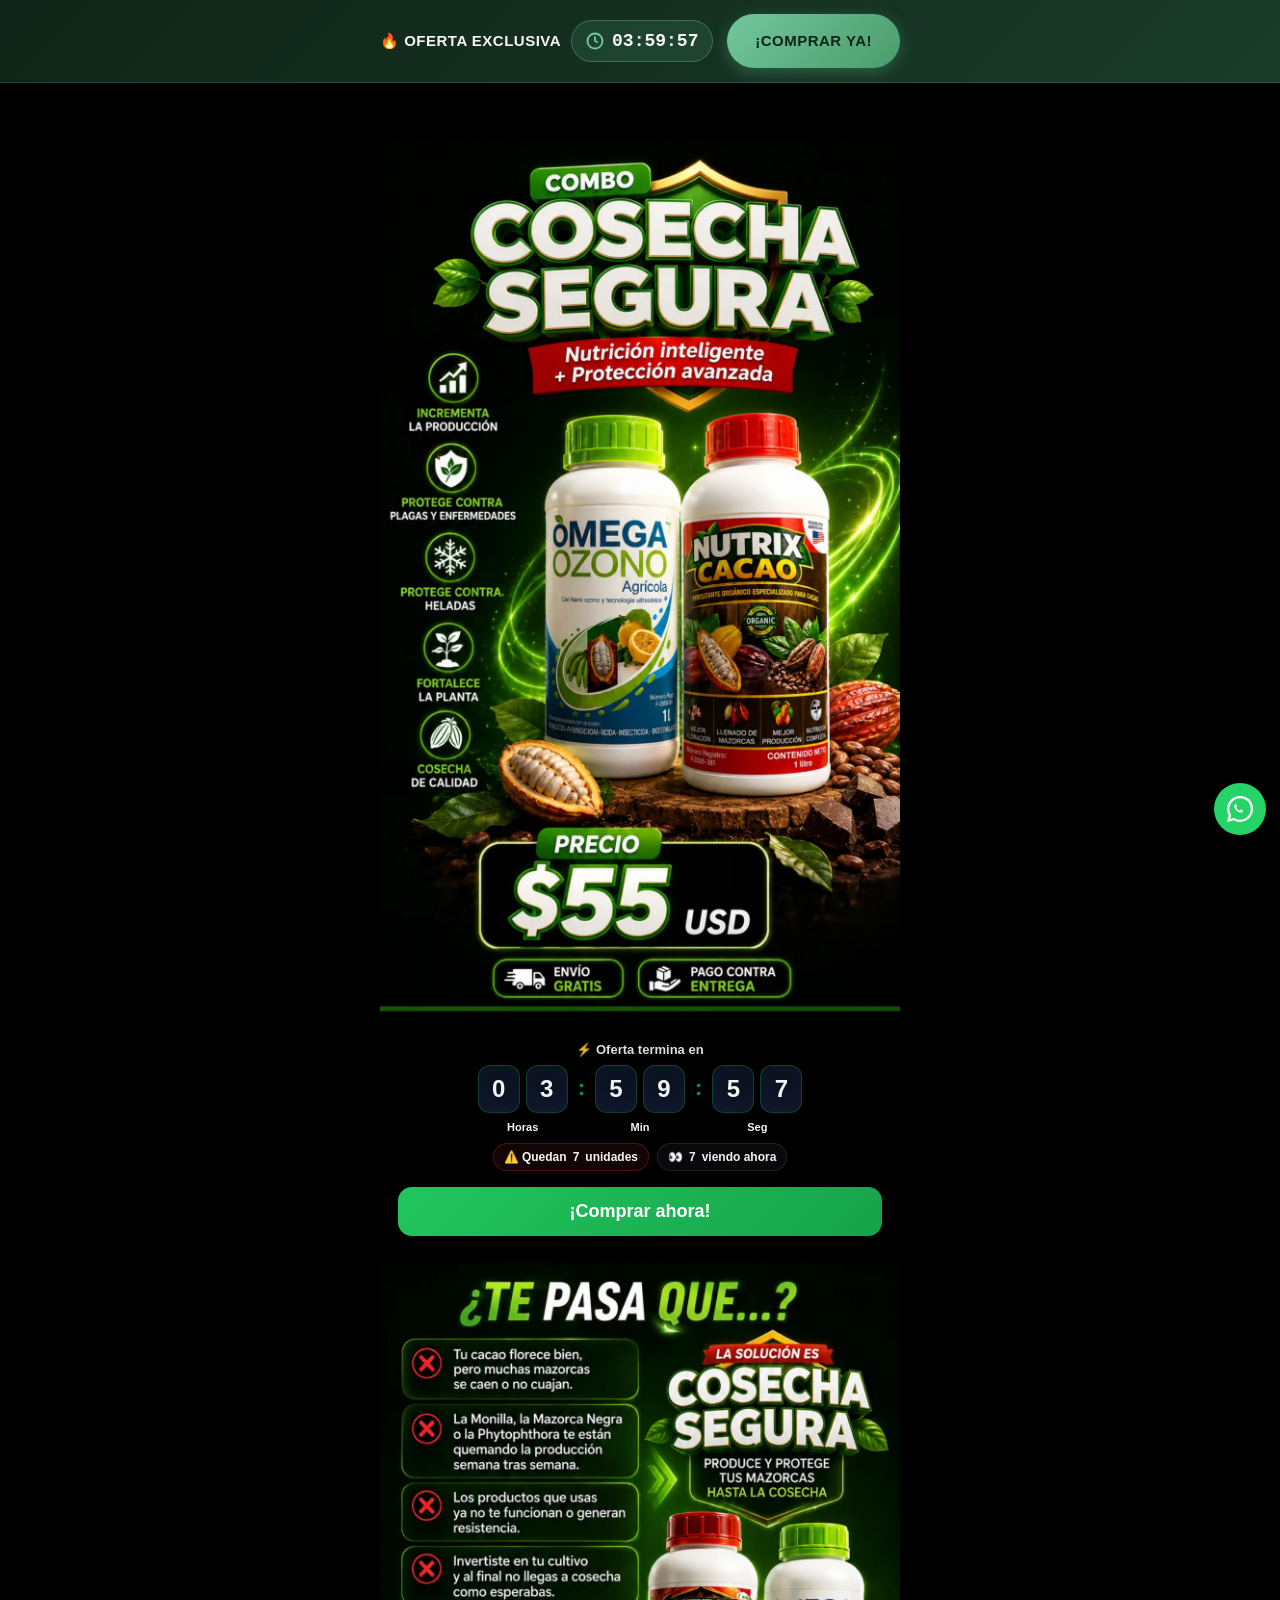
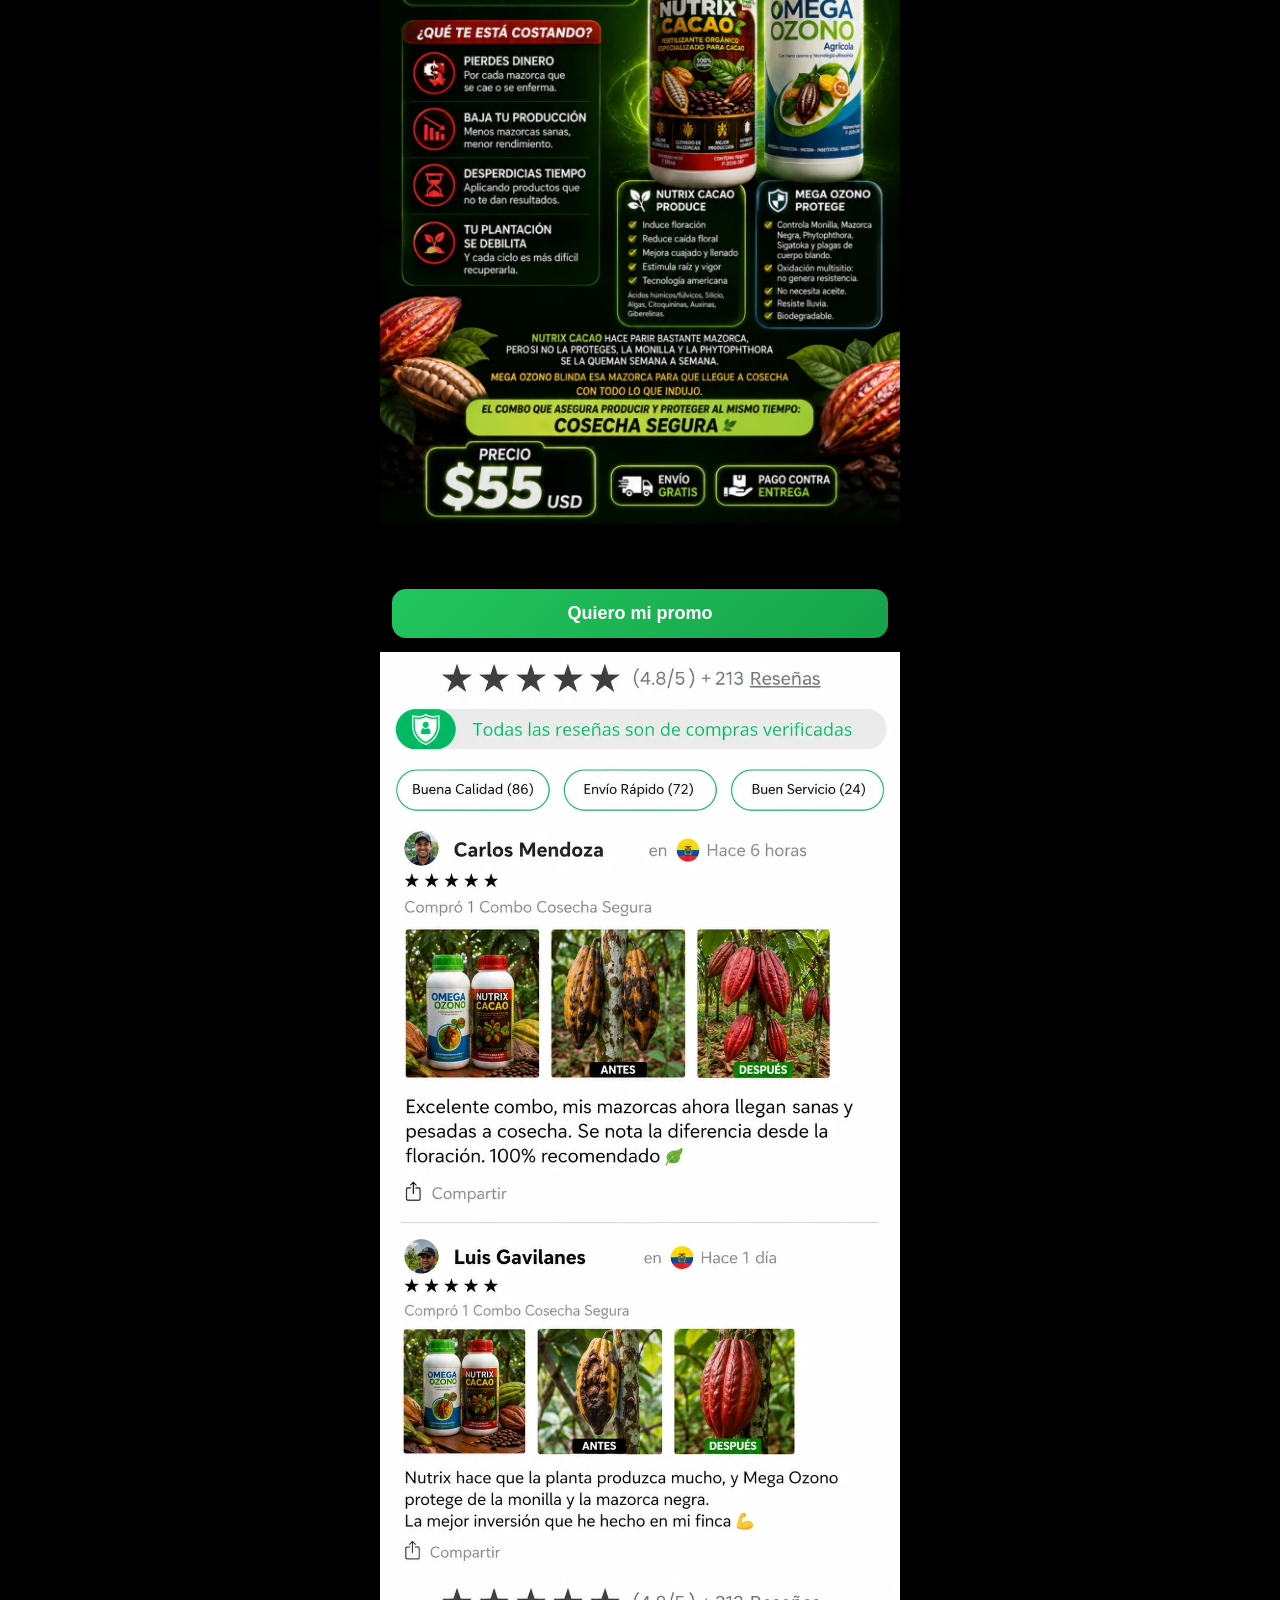
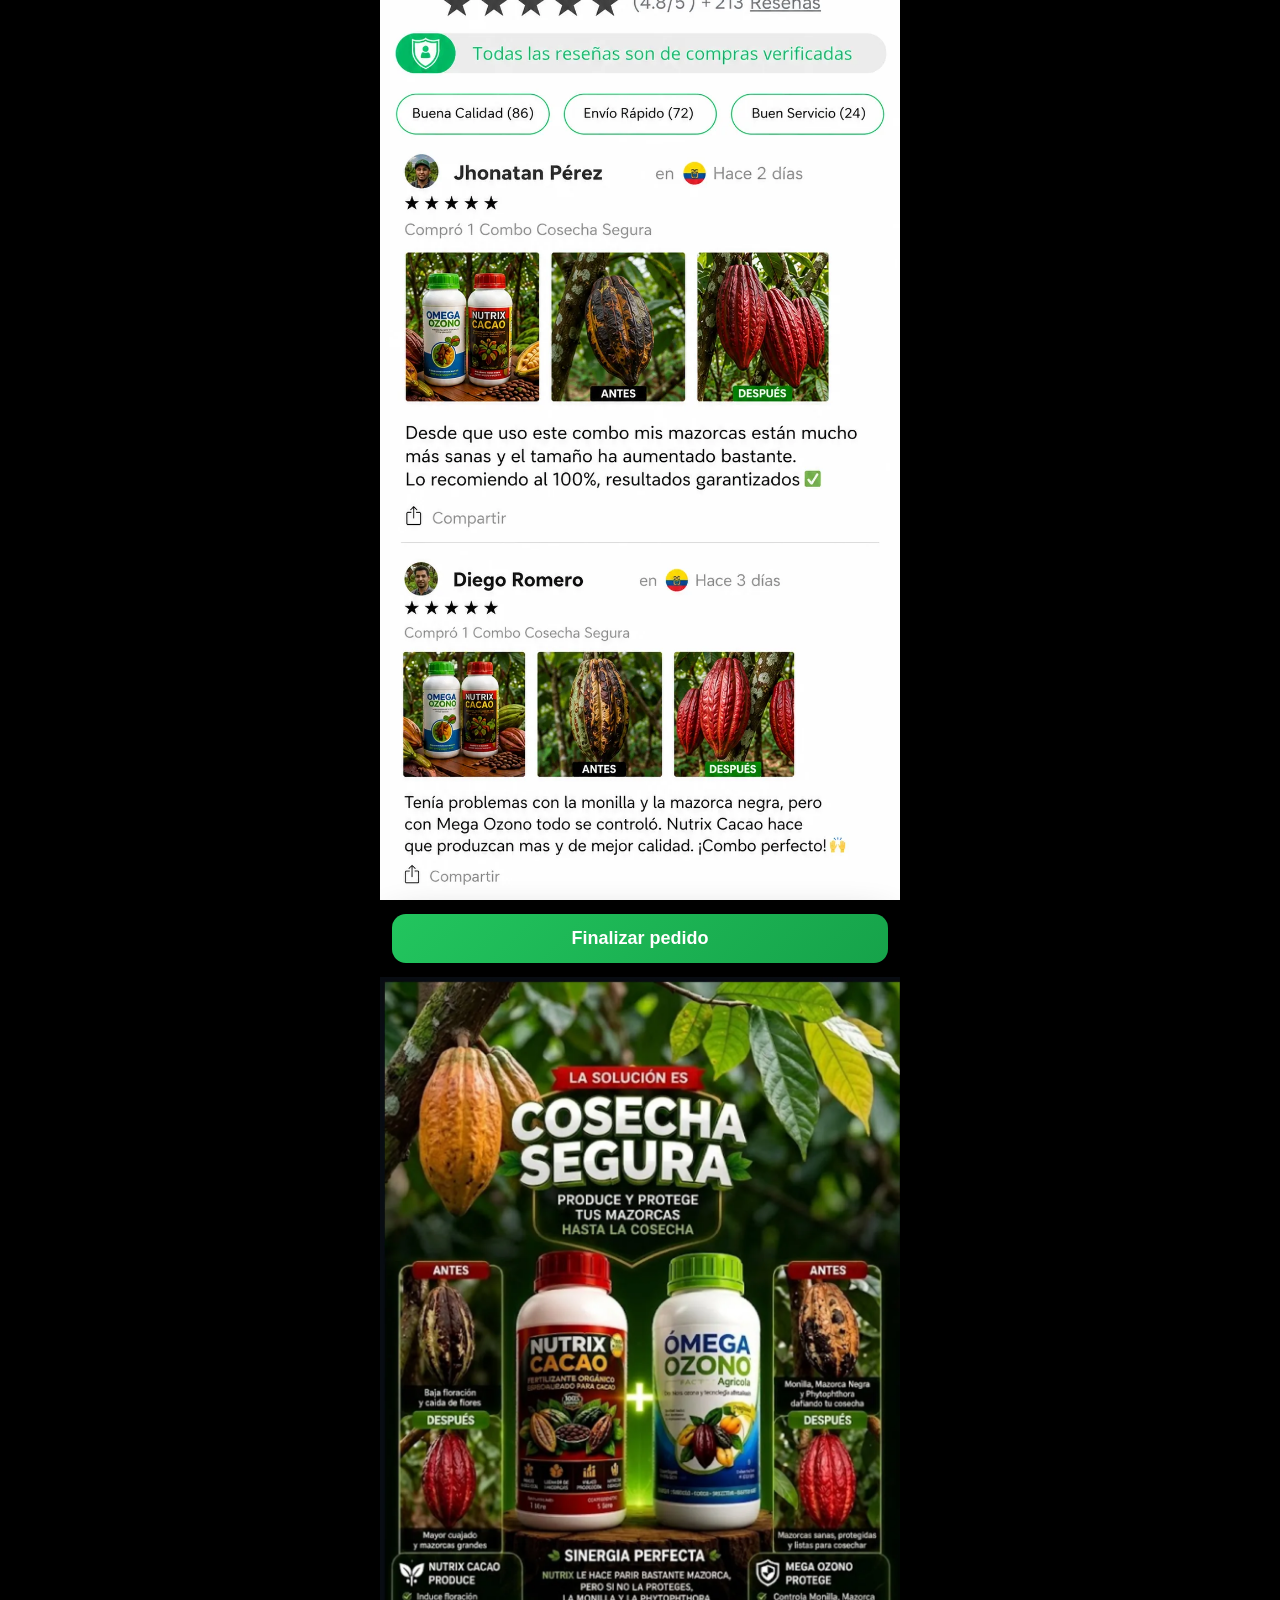
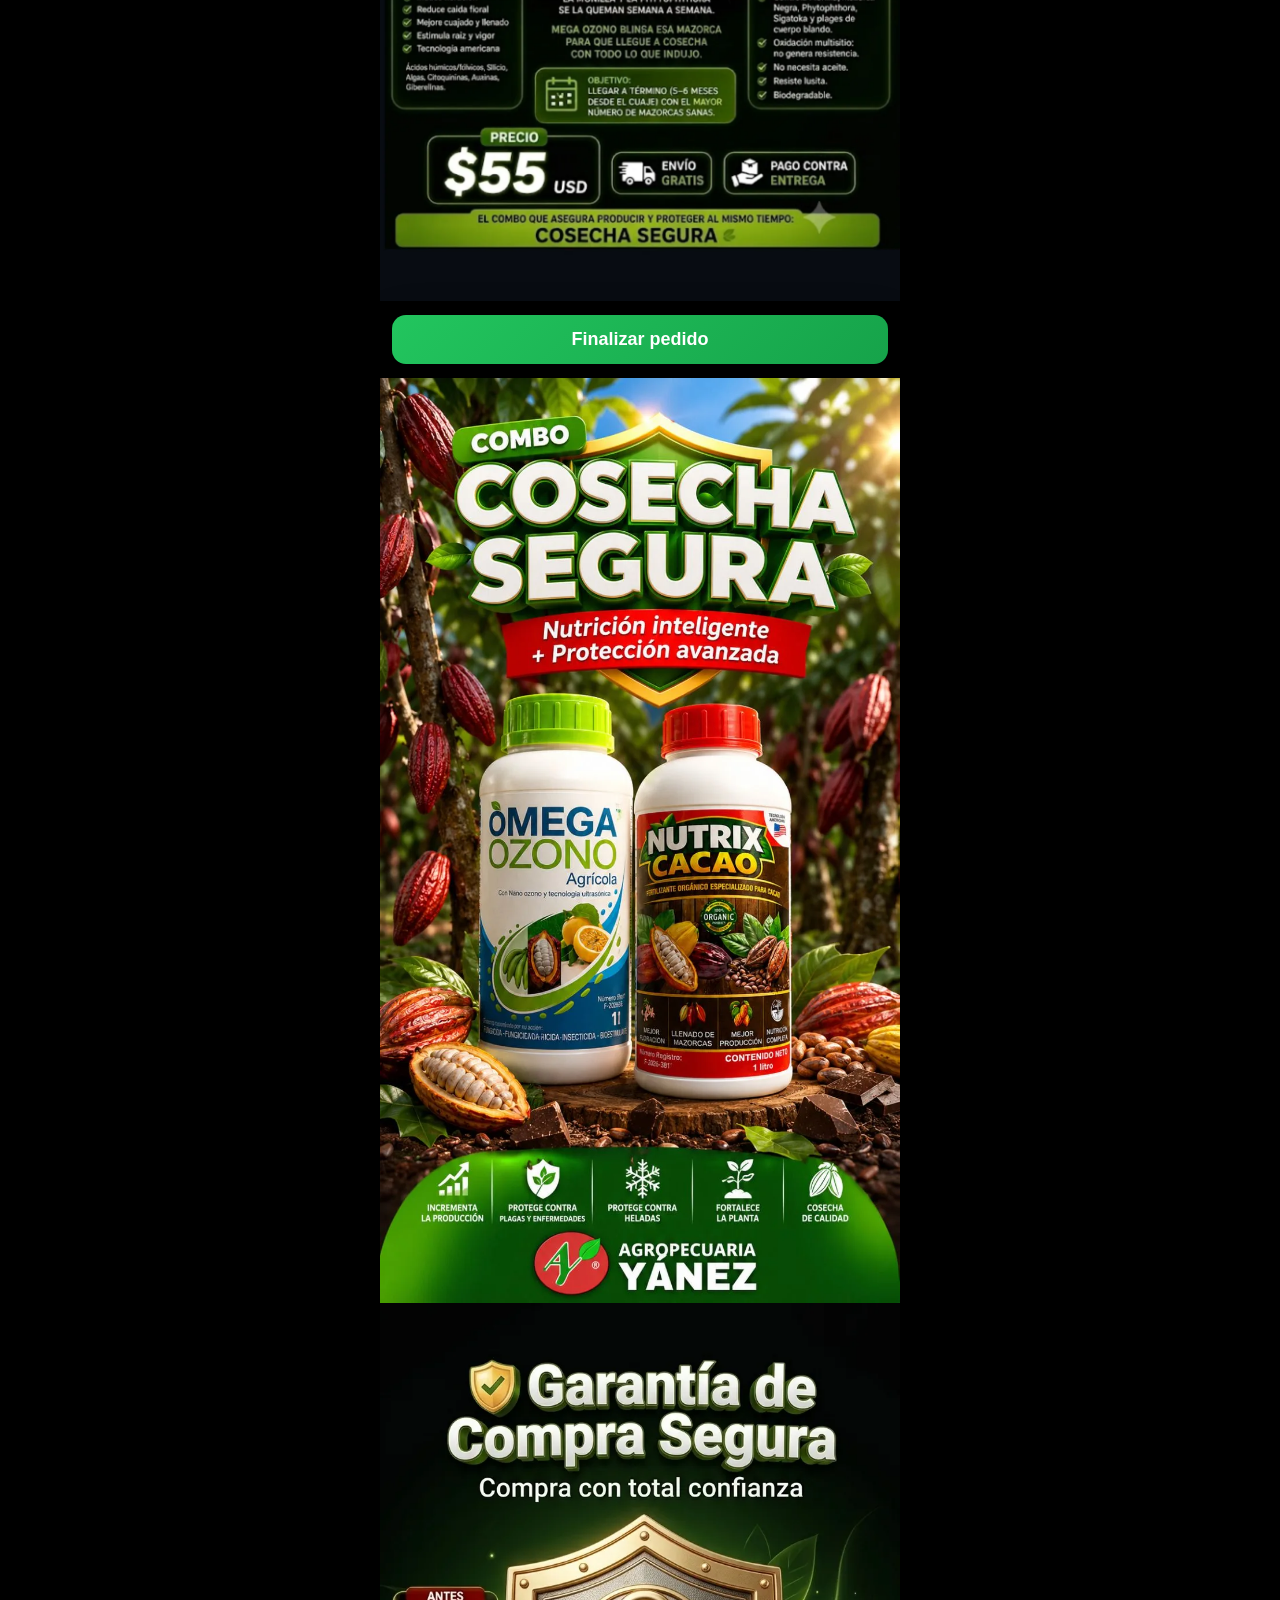
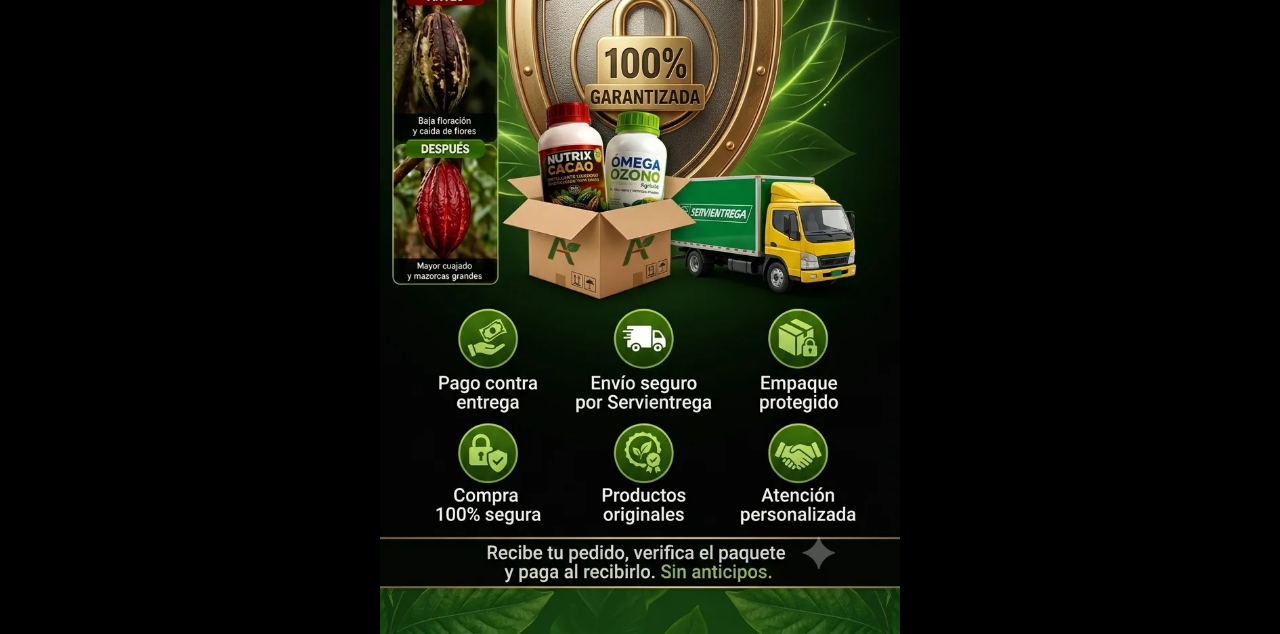
<file: funnel/combo-cosecha-segua/index.html>
<!doctype html>
<html lang="es">
<head>
  <meta charset="utf-8" />
  <meta name="viewport" content="width=device-width,initial-scale=1" />
  <title>Combo Cosecha Segura — Agropecuaria Yáñez</title>

  <!-- Estilos del funnel (aislados del catálogo) -->
  <link rel="stylesheet" href="/funnel/assets/style.css">
  <!-- Estilos del modal -->
  <link rel="stylesheet" href="/modal/modal.css">
  <!-- Fondo negro + texto claro solo para esta página -->
  <style>
    :root{--bg:#000;--txt:#f5f5f5}
    html,body{background:#000!important;color:#f5f5f5!important}
    .wrap,.section-cta{background:#000!important}
    .proof-head,.cd-label{color:#f5f5f5!important}
    /* textos claros para legibilidad, sin tocar el modal (tarjetas blancas) */
    body :is(h1,h2,h3,h4,p,li,span,label,small,td,th,strong):not(.ecuaclic-modal *){color:#f5f5f5}
  </style>

  <!-- Google Tag Manager -->
<script>(function(w,d,s,l,i){w[l]=w[l]||[];w[l].push({'gtm.start':
new Date().getTime(),event:'gtm.js'});var f=d.getElementsByTagName(s)[0],
j=d.createElement(s),dl=l!='dataLayer'?'&l='+l:'';j.async=true;j.src=
'https://www.googletagmanager.com/gtm.js?id='+i+dl;f.parentNode.insertBefore(j,f);
})(window,document,'script','dataLayer','GTM-TL55LVD5');</script>
<!-- End Google Tag Manager -->
</head>

<!-- data-product-folder: para que app.js/modal carguen este config.json -->
<body data-product-folder="funnel/combo-cosecha-segua">
 <!-- Google Tag Manager (noscript) -->
<noscript><iframe src="https://www.googletagmanager.com/ns.html?id=GTM-TL55LVD5"
height="0" width="0" style="display:none;visibility:hidden"></iframe></noscript>
<!-- End Google Tag Manager (noscript) -->

  <!-- Barra de urgencia (header) -->
  <header class="topbar" id="topbar">
    <div class="topbar__inner">
      <div class="topbar__meta">
        <span class="topbar__promo">🔥 Oferta Exclusiva</span>
        <span class="topbar__timerchip">
          <svg class="topbar__timer-icon" viewBox="0 0 24 24" fill="none" stroke="currentColor" stroke-width="2.5">
            <circle cx="12" cy="12" r="10"/>
            <polyline points="12 6 12 12 16 14"/>
          </svg>
          <span id="timer">00:00:00</span>
        </span>
        <span class="topbar__stock">⚠️ Solo 7 unidades</span>
      </div>
      <button class="topbar__cta js-open-modal" type="button">¡Comprar YA!</button>
    </div>
  </header>

  <!-- Funnel 100% imágenes -->
  <main class="wrap">
    <img src="images/1.webp" alt="">

    <div class="cta-proof cta-proof--boxed" aria-label="Urgencia y escasez">
      <div class="proof-head">⚡ Oferta termina en</div>
      <div class="countdown" role="group" aria-label="Cuenta regresiva">
        <div class="cd-group">
          <div class="cd-box"><span class="cd-digit js-cd-h1">0</span></div>
          <div class="cd-box"><span class="cd-digit js-cd-h2">0</span></div>
          <div class="cd-label">Horas</div>
        </div>
        <div class="cd-sep">:</div>
        <div class="cd-group">
          <div class="cd-box"><span class="cd-digit js-cd-m1">0</span></div>
          <div class="cd-box"><span class="cd-digit js-cd-m2">0</span></div>
          <div class="cd-label">Min</div>
        </div>
        <div class="cd-sep">:</div>
        <div class="cd-group">
          <div class="cd-box"><span class="cd-digit js-cd-s1">0</span></div>
          <div class="cd-box"><span class="cd-digit js-cd-s2">0</span></div>
          <div class="cd-label">Seg</div>
        </div>
      </div>
      <div class="proof-row">
        <span class="badge badge--danger">⚠️ Quedan <strong class="js-stock">7</strong> unidades</span>
        <span class="badge badge--muted">👀 <strong class="js-live">5</strong> viendo ahora</span>
      </div>
      <div class="section-cta">
        <button class="btn btn--big pulsar-boton js-open-modal">¡Comprar ahora!</button>
      </div>
    </div>
    <img src="images/2.webp" alt="">

    <div class="section-cta">
      <button class="btn btn--big pulsar-boton js-open-modal">Quiero mi promo</button>
    </div>
    <img src="images/3.webp" alt="">
    <img src="images/4.webp" alt="">

    <div class="section-cta">
      <button class="btn btn--big pulsar-boton js-open-modal">Finalizar pedido</button>
    </div>

    <img src="images/5.webp" alt="">

    <div class="section-cta">
      <button class="btn btn--big pulsar-boton js-open-modal">Finalizar pedido</button>
    </div>
    
    <img src="images/6.webp" alt="">
    <img src="images/7.webp" alt="">


    <div class="spacer"></div>
  </main>

  <!-- Botón fijo inferior -->
  <button class="bottom-cta js-open-modal" id="bottomCta">Comprar ahora</button>

  <!-- El modal se inyecta aquí desde modal.js -->
  <div id="modal-container"></div>

  <!-- WhatsApp float (fallback data-whatsapp) -->
  <a class="wa-float"
     id="waFloat"
     data-whatsapp="593984709302"
     href="#"
     target="_blank"
     rel="noopener"
     aria-label="WhatsApp">
    <svg class="wa-svg" viewBox="0 0 32 32" aria-hidden="true">
      <path d="M19.11 17.47c-.27-.14-1.57-.77-1.81-.86-.24-.09-.42-.14-.6.14-.18.27-.69.86-.85 1.04-.16.18-.31.2-.58.07-.27-.14-1.14-.42-2.17-1.34-.8-.71-1.34-1.59-1.5-1.86-.16-.27-.02-.42.12-.55.12-.12.27-.31.4-.47.13-.16.18-.27.27-.45.09-.18.04-.34-.02-.47-.07-.14-.6-1.45-.82-1.99-.22-.53-.44-.46-.6-.47h-.51c-.18 0-.47.07-.71.34-.24.27-.93.91-.93 2.22 0 1.31.96 2.58 1.09 2.76.13.18 1.88 2.87 4.56 4.02.64.28 1.14.45 1.53.58.64.2 1.22.17 1.68.1.51-.08 1.57-.64 1.79-1.26.22-.62.22-1.15.16-1.26-.07-.11-.24-.18-.51-.31z"/>
      <path d="M27.66 4.34A15.87 15.87 0 0 0 16.04 0C7.2 0 .02 7.18.02 16.02c0 2.82.74 5.57 2.14 8.01L0 32l8.18-2.14a15.98 15.98 0 0 0 7.86 2.01h.01c8.84 0 16.02-7.18 16.02-16.02 0-4.28-1.67-8.31-4.39-11.51zM16.05 29.2h-.01a13.27 13.27 0 0 1-6.76-1.85l-.49-.29-4.85 1.27 1.29-4.72-.32-.49a13.23 13.23 0 0 1-2.02-7.09C2.9 8.75 9 2.65 16.04 2.65c3.53 0 6.85 1.38 9.35 3.88a13.14 13.14 0 0 1 3.87 9.35c0 7.04-6.1 13.32-13.21 13.32z"/>
    </svg>
  </a>

  <!-- Scripts del funnel (aislados del catálogo) -->
  <script src="/funnel/assets/app.js"></script>
  <!-- Script del modal -->
  <script src="/modal/modal.js"></script>
</body>
</html>
</file>
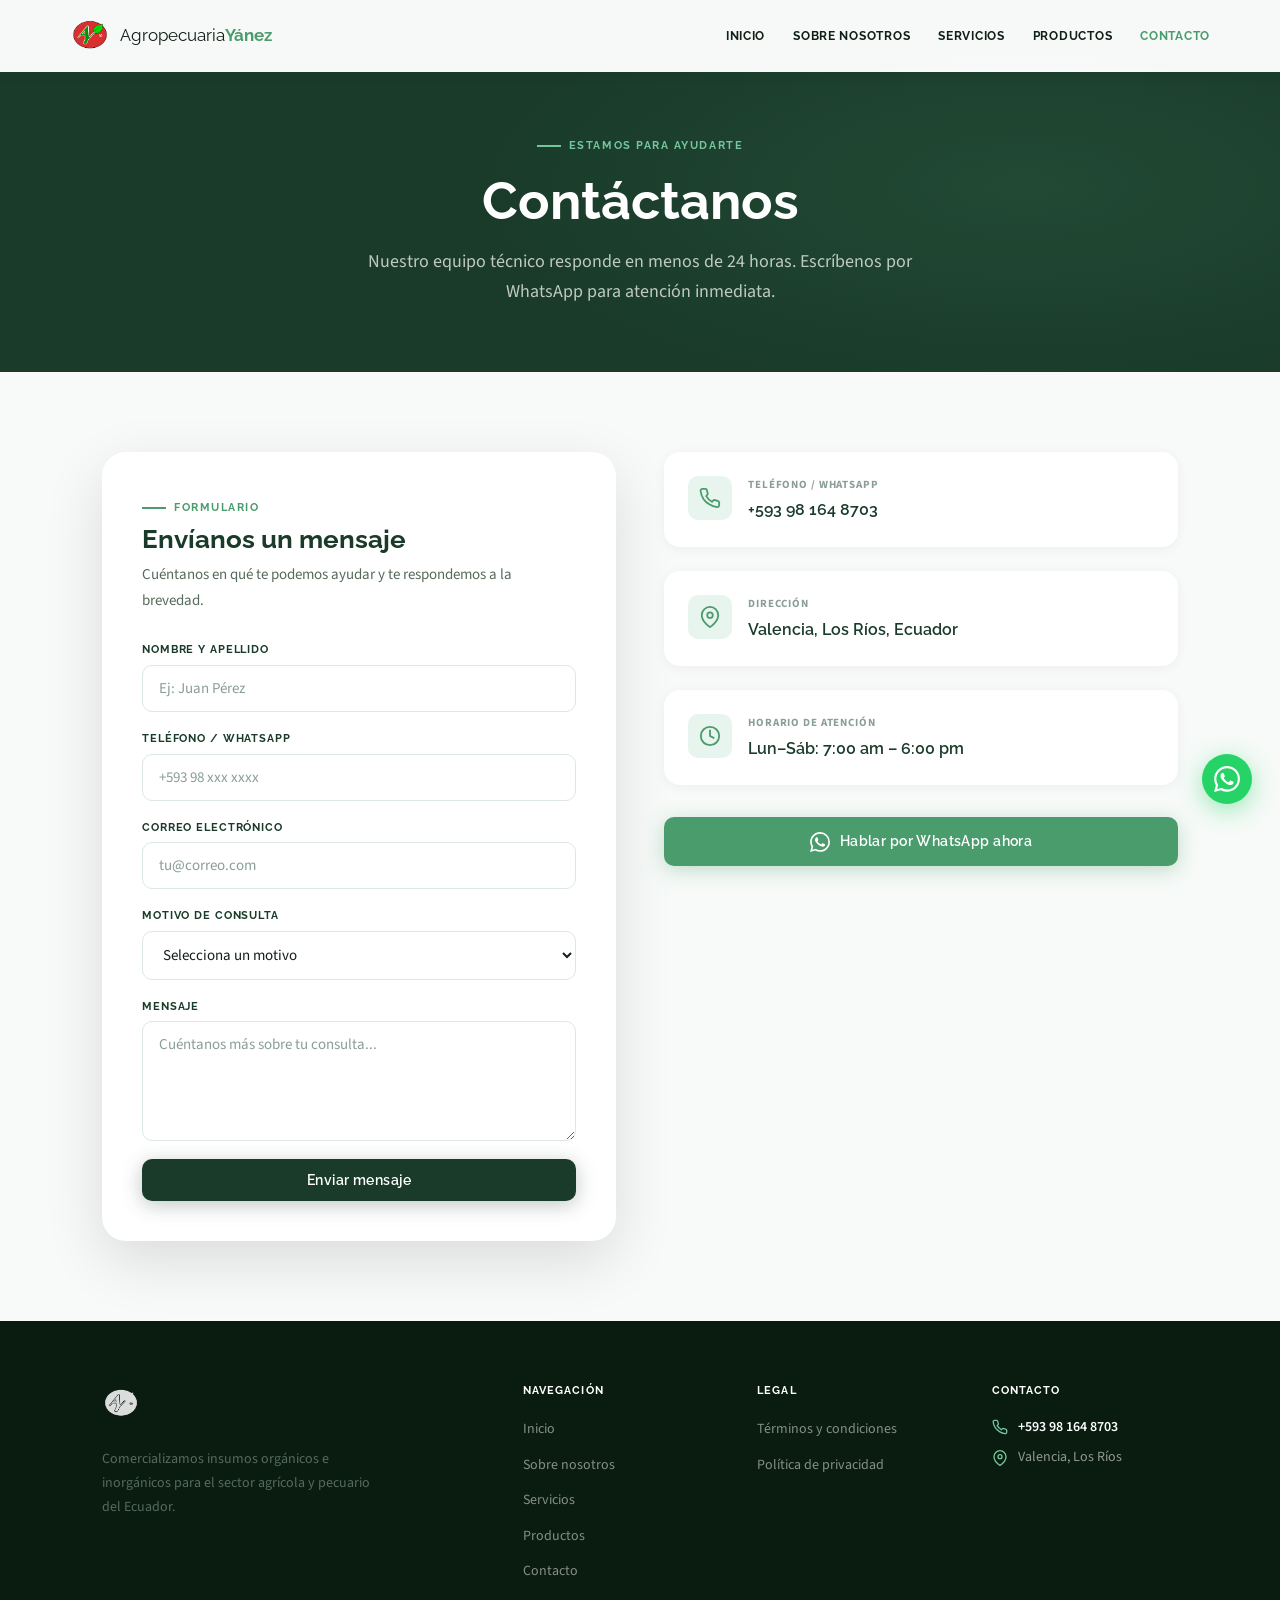
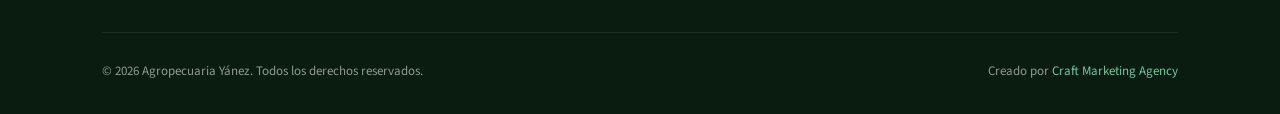
<file: pages/contacto.html>
<!DOCTYPE html>
<html lang="es">
<head>
  <meta charset="utf-8"/>
  <meta name="viewport" content="width=device-width, initial-scale=1"/>
  <title>Contacto – Agropecuaria Yánez</title>
  <meta name="description" content="Contáctanos. Escríbenos por WhatsApp o llámanos. Agropecuaria Yánez, Valencia Ecuador."/>
  <link rel="icon" href="../media/img/favicon.webp" type="image/webp"/>
  <link rel="preconnect" href="https://fonts.googleapis.com"/>
  <link rel="preconnect" href="https://fonts.gstatic.com" crossorigin/>
  <link href="https://fonts.googleapis.com/css2?family=Raleway:wght@400;500;600;700;800&family=Source+Sans+3:wght@300;400;500;600;700&display=swap" rel="stylesheet"/>
  <link rel="stylesheet" href="../assets/style.css?v=2"/>
<!-- Google Tag Manager -->
<script>(function(w,d,s,l,i){w[l]=w[l]||[];w[l].push({'gtm.start':
new Date().getTime(),event:'gtm.js'});var f=d.getElementsByTagName(s)[0],
j=d.createElement(s),dl=l!='dataLayer'?'&l='+l:'';j.async=true;j.src=
'https://www.googletagmanager.com/gtm.js?id='+i+dl;f.parentNode.insertBefore(j,f);
})(window,document,'script','dataLayer','GTM-N7H9CGTG');</script>
<!-- End Google Tag Manager -->
</head>
<body>
<!-- Google Tag Manager (noscript) -->
<noscript><iframe src="https://www.googletagmanager.com/ns.html?id=GTM-N7H9CGTG"
height="0" width="0" style="display:none;visibility:hidden"></iframe></noscript>
<!-- End Google Tag Manager (noscript) -->

<a class="wa-float" href="https://wa.me/593981648703?text=Hola%20vi%20su%20web%20y%20me%20gustar%C3%ADa%20m%C3%A1s%20informaci%C3%B3n%20sobre%20sus%20servicios" target="_blank" rel="noopener" aria-label="WhatsApp">
  <svg width="26" height="26" viewBox="0 0 24 24" fill="white"><path d="M17.472 14.382c-.297-.149-1.758-.867-2.03-.967-.273-.099-.471-.148-.67.15-.197.297-.767.966-.94 1.164-.173.199-.347.223-.644.075-.297-.15-1.255-.463-2.39-1.475-.883-.788-1.48-1.761-1.653-2.059-.173-.297-.018-.458.13-.606.134-.133.298-.347.446-.52.149-.174.198-.298.298-.497.099-.198.05-.371-.025-.52-.075-.149-.669-1.612-.916-2.207-.242-.579-.487-.5-.669-.51-.173-.008-.371-.01-.57-.01-.198 0-.52.074-.792.372-.272.297-1.04 1.016-1.04 2.479 0 1.462 1.065 2.875 1.213 3.074.149.198 2.096 3.2 5.077 4.487.709.306 1.262.489 1.694.625.712.227 1.36.195 1.871.118.571-.085 1.758-.719 2.006-1.413.248-.694.248-1.289.173-1.413-.074-.124-.272-.198-.57-.347m-5.421 7.403h-.004a9.87 9.87 0 01-5.031-1.378l-.361-.214-3.741.982.998-3.648-.235-.374a9.86 9.86 0 01-1.51-5.26c.001-5.45 4.436-9.884 9.888-9.884 2.64 0 5.122 1.03 6.988 2.898a9.825 9.825 0 012.893 6.994c-.003 5.45-4.437 9.884-9.885 9.884m8.413-18.297A11.815 11.815 0 0012.05 0C5.495 0 .16 5.335.157 11.892c0 2.096.547 4.142 1.588 5.945L.057 24l6.305-1.654a11.882 11.882 0 005.683 1.448h.005c6.554 0 11.89-5.335 11.893-11.893a11.821 11.821 0 00-3.48-8.413z"/></svg>
</a>

<nav id="mainNav" class="solid">
  <div class="nav-inner">
    <a class="nav-logo" href="../index.html">
      <img src="../media/img/logo-nav.webp" alt="Agropecuaria Yánez"/>
      <span class="nav-logo-text">Agropecuaria<strong>Yánez</strong></span>
    </a>
    <ul class="nav-links" id="navLinks">
      <li><a href="../index.html">Inicio</a></li>
      <li><a href="./sobre-nosotros.html">Sobre nosotros</a></li>
      <li><a href="./servicios.html">Servicios</a></li>
      <li><a href="./productos.html">Productos</a></li>
      <li><a href="./contacto.html" class="active">Contacto</a></li>
    </ul>
    <button class="nav-hamburger" id="navHamburger" aria-label="Menú"><span></span><span></span><span></span></button>
  </div>
</nav>

<!-- HERO -->
<section class="page-hero">
  <div class="container">
    <div class="page-hero-content">
      <div class="section-label light" style="justify-content:center">Estamos para ayudarte</div>
      <h1>Contáctanos</h1>
      <p>Nuestro equipo técnico responde en menos de 24 horas. Escríbenos por WhatsApp para atención inmediata.</p>
    </div>
  </div>
</section>

<!-- CONTENT -->
<section class="section" style="background:var(--bg-light)">
  <div class="container">
    <div class="contact-grid">

      <!-- FORM -->
      <div class="contact-form-card">
        <div class="section-label" style="margin-bottom:8px">Formulario</div>
        <h2 style="font-size:26px;color:var(--color-primary);margin-bottom:8px">Envíanos un mensaje</h2>
        <p style="margin-bottom:28px;font-size:15px">Cuéntanos en qué te podemos ayudar y te respondemos a la brevedad.</p>

        <form id="contactForm">
          <div class="form-group">
            <label class="form-label" for="nombre">Nombre y Apellido</label>
            <input class="form-input" type="text" id="nombre" name="nombre" placeholder="Ej: Juan Pérez" required/>
          </div>
          <div class="form-group">
            <label class="form-label" for="telefono">Teléfono / WhatsApp</label>
            <input class="form-input" type="tel" id="telefono" name="telefono" placeholder="+593 98 xxx xxxx" required/>
          </div>
          <div class="form-group">
            <label class="form-label" for="correo">Correo electrónico</label>
            <input class="form-input" type="email" id="correo" name="correo" placeholder="tu@correo.com"/>
          </div>
          <div class="form-group">
            <label class="form-label" for="motivo">Motivo de consulta</label>
            <select class="form-input" id="motivo" name="motivo" required>
              <option value="">Selecciona un motivo</option>
              <option value="consulta">Consulta general</option>
              <option value="productos">Información de productos</option>
              <option value="servicios">Servicios técnicos</option>
              <option value="pedido">Realizar un pedido</option>
              <option value="asesoria">Asesoría agronómica</option>
            </select>
          </div>
          <div class="form-group">
            <label class="form-label" for="mensaje">Mensaje</label>
            <textarea class="form-input" id="mensaje" name="mensaje" rows="4" placeholder="Cuéntanos más sobre tu consulta..."></textarea>
          </div>
          <button type="submit" class="btn btn-primary" style="width:100%;justify-content:center" id="submitBtn">
            Enviar mensaje
          </button>
          <div id="formMsg" style="margin-top:12px;font-size:14px;text-align:center;display:none"></div>
        </form>
      </div>

      <!-- INFO -->
      <div class="contact-info-card">
        <div class="contact-info-item">
          <div class="contact-info-icon">
            <svg width="22" height="22" viewBox="0 0 24 24" fill="none" stroke="var(--color-accent)" stroke-width="2" stroke-linecap="round"><path d="M22 16.92v3a2 2 0 0 1-2.18 2 19.79 19.79 0 0 1-8.63-3.07A19.5 19.5 0 0 1 4.86 13 19.79 19.79 0 0 1 1.75 4.37 2 2 0 0 1 3.73 2h3a2 2 0 0 1 2 1.72 12.84 12.84 0 0 0 .7 2.81 2 2 0 0 1-.45 2.11L7.91 9.91a16 16 0 0 0 6.18 6.18l1.27-1.27a2 2 0 0 1 2.11-.45 12.84 12.84 0 0 0 2.81.7A2 2 0 0 1 22 16.92z"/></svg>
          </div>
          <div>
            <div class="contact-info-label">Teléfono / WhatsApp</div>
            <div class="contact-info-value"><a href="tel:+593981648703">+593 98 164 8703</a></div>
          </div>
        </div>

        <div class="contact-info-item">
          <div class="contact-info-icon">
            <svg width="22" height="22" viewBox="0 0 24 24" fill="none" stroke="var(--color-accent)" stroke-width="2" stroke-linecap="round"><path d="M21 10c0 7-9 13-9 13s-9-6-9-13a9 9 0 0 1 18 0z"/><circle cx="12" cy="10" r="3"/></svg>
          </div>
          <div>
            <div class="contact-info-label">Dirección</div>
            <div class="contact-info-value">Valencia, Los Ríos, Ecuador</div>
          </div>
        </div>

        <div class="contact-info-item">
          <div class="contact-info-icon">
            <svg width="22" height="22" viewBox="0 0 24 24" fill="none" stroke="var(--color-accent)" stroke-width="2" stroke-linecap="round"><circle cx="12" cy="12" r="10"/><polyline points="12 6 12 12 16 14"/></svg>
          </div>
          <div>
            <div class="contact-info-label">Horario de atención</div>
            <div class="contact-info-value">Lun–Sáb: 7:00 am – 6:00 pm</div>
          </div>
        </div>

        <!-- WhatsApp CTA -->
        <a class="btn btn-accent" href="https://wa.me/593981648703?text=Hola%20vi%20su%20web%20y%20me%20gustar%C3%ADa%20m%C3%A1s%20informaci%C3%B3n%20sobre%20sus%20servicios" target="_blank" rel="noopener" style="width:100%;justify-content:center;margin-top:8px">
          <svg width="20" height="20" viewBox="0 0 24 24" fill="currentColor"><path d="M17.472 14.382c-.297-.149-1.758-.867-2.03-.967-.273-.099-.471-.148-.67.15-.197.297-.767.966-.94 1.164-.173.199-.347.223-.644.075-.297-.15-1.255-.463-2.39-1.475-.883-.788-1.48-1.761-1.653-2.059-.173-.297-.018-.458.13-.606.134-.133.298-.347.446-.52.149-.174.198-.298.298-.497.099-.198.05-.371-.025-.52-.075-.149-.669-1.612-.916-2.207-.242-.579-.487-.5-.669-.51-.173-.008-.371-.01-.57-.01-.198 0-.52.074-.792.372-.272.297-1.04 1.016-1.04 2.479 0 1.462 1.065 2.875 1.213 3.074.149.198 2.096 3.2 5.077 4.487.709.306 1.262.489 1.694.625.712.227 1.36.195 1.871.118.571-.085 1.758-.719 2.006-1.413.248-.694.248-1.289.173-1.413-.074-.124-.272-.198-.57-.347m-5.421 7.403h-.004a9.87 9.87 0 01-5.031-1.378l-.361-.214-3.741.982.998-3.648-.235-.374a9.86 9.86 0 01-1.51-5.26c.001-5.45 4.436-9.884 9.888-9.884 2.64 0 5.122 1.03 6.988 2.898a9.825 9.825 0 012.893 6.994c-.003 5.45-4.437 9.884-9.885 9.884m8.413-18.297A11.815 11.815 0 0012.05 0C5.495 0 .16 5.335.157 11.892c0 2.096.547 4.142 1.588 5.945L.057 24l6.305-1.654a11.882 11.882 0 005.683 1.448h.005c6.554 0 11.89-5.335 11.893-11.893a11.821 11.821 0 00-3.48-8.413z"/></svg>
          Hablar por WhatsApp ahora
        </a>
      </div>
    </div>
  </div>
</section>

<!-- FOOTER -->
<footer>
  <div class="container">
    <div class="footer-grid">
      <div class="footer-brand">
        <img src="../media/img/logo-nav.webp" alt="Agropecuaria Yánez" style="filter:brightness(0) invert(1);opacity:.85"/>
        <p>Comercializamos insumos orgánicos e inorgánicos para el sector agrícola y pecuario del Ecuador.</p>
      </div>
      <div class="footer-col">
        <h4>Navegación</h4>
        <ul class="footer-links-list">
          <li><a href="../index.html">Inicio</a></li>
          <li><a href="./sobre-nosotros.html">Sobre nosotros</a></li>
          <li><a href="./servicios.html">Servicios</a></li>
          <li><a href="./productos.html">Productos</a></li>
          <li><a href="./contacto.html">Contacto</a></li>
        </ul>
      </div>
      <div class="footer-col">
        <h4>Legal</h4>
        <ul class="footer-links-list">
          <li><a href="./terminos-y-condiciones.html">Términos y condiciones</a></li>
          <li><a href="./politica-de-privacidad.html">Política de privacidad</a></li>
        </ul>
      </div>
      <div class="footer-col">
        <h4>Contacto</h4>
        <div class="footer-contact-item">
          <svg width="16" height="16" viewBox="0 0 24 24" fill="none" stroke="var(--color-accent-light)" stroke-width="2" stroke-linecap="round"><path d="M22 16.92v3a2 2 0 0 1-2.18 2 19.79 19.79 0 0 1-8.63-3.07A19.5 19.5 0 0 1 4.86 13 19.79 19.79 0 0 1 1.75 4.37 2 2 0 0 1 3.73 2h3a2 2 0 0 1 2 1.72 12.84 12.84 0 0 0 .7 2.81 2 2 0 0 1-.45 2.11L7.91 9.91a16 16 0 0 0 6.18 6.18l1.27-1.27a2 2 0 0 1 2.11-.45 12.84 12.84 0 0 0 2.81.7A2 2 0 0 1 22 16.92z"/></svg>
          <a href="tel:+593981648703">+593 98 164 8703</a>
        </div>
        <div class="footer-contact-item" style="margin-top:4px">
          <svg width="16" height="16" viewBox="0 0 24 24" fill="none" stroke="var(--color-accent-light)" stroke-width="2" stroke-linecap="round"><path d="M21 10c0 7-9 13-9 13s-9-6-9-13a9 9 0 0 1 18 0z"/><circle cx="12" cy="10" r="3"/></svg>
          <span>Valencia, Los Ríos</span>
        </div>
      </div>
    </div>
    <div class="footer-bottom">
      <span>&copy; 2026 Agropecuaria Yánez. Todos los derechos reservados.</span>
      <span>Creado por <a href="https://craftmarketing.agency" target="_blank" rel="noopener">Craft Marketing Agency</a></span>
    </div>
  </div>
</footer>

<script>
  document.getElementById('navHamburger').addEventListener('click', () => {
    document.getElementById('navLinks').classList.toggle('open');
  });

  document.getElementById('contactForm').addEventListener('submit', async function(e) {
    e.preventDefault();
    const btn = document.getElementById('submitBtn');
    const msg = document.getElementById('formMsg');
    btn.disabled = true;
    btn.textContent = 'Enviando...';
    const data = {
      nombre: this.nombre.value,
      telefono: this.telefono.value,
      correo: this.correo.value,
      motivo: this.motivo.value,
      mensaje: this.mensaje.value
    };
    try {
      const resp = await fetch('https://n8n.craftmarketing.agency/webhook/formulario-de-contacto', {
        method: 'POST',
        headers: {'Content-Type': 'application/json'},
        body: JSON.stringify(data)
      });
      if (resp.ok) {
        msg.style.color = 'var(--color-accent-dark)';
        msg.textContent = '✓ Mensaje enviado. Te contactaremos pronto.';
        msg.style.display = 'block';
        this.reset();
      } else {
        throw new Error('Error del servidor');
      }
    } catch(err) {
      msg.style.color = '#c44';
      msg.textContent = 'Error al enviar. Intenta de nuevo o escríbenos por WhatsApp.';
      msg.style.display = 'block';
    } finally {
      btn.disabled = false;
      btn.textContent = 'Enviar mensaje';
    }
  });
</script>
</body>
</html>
</file>
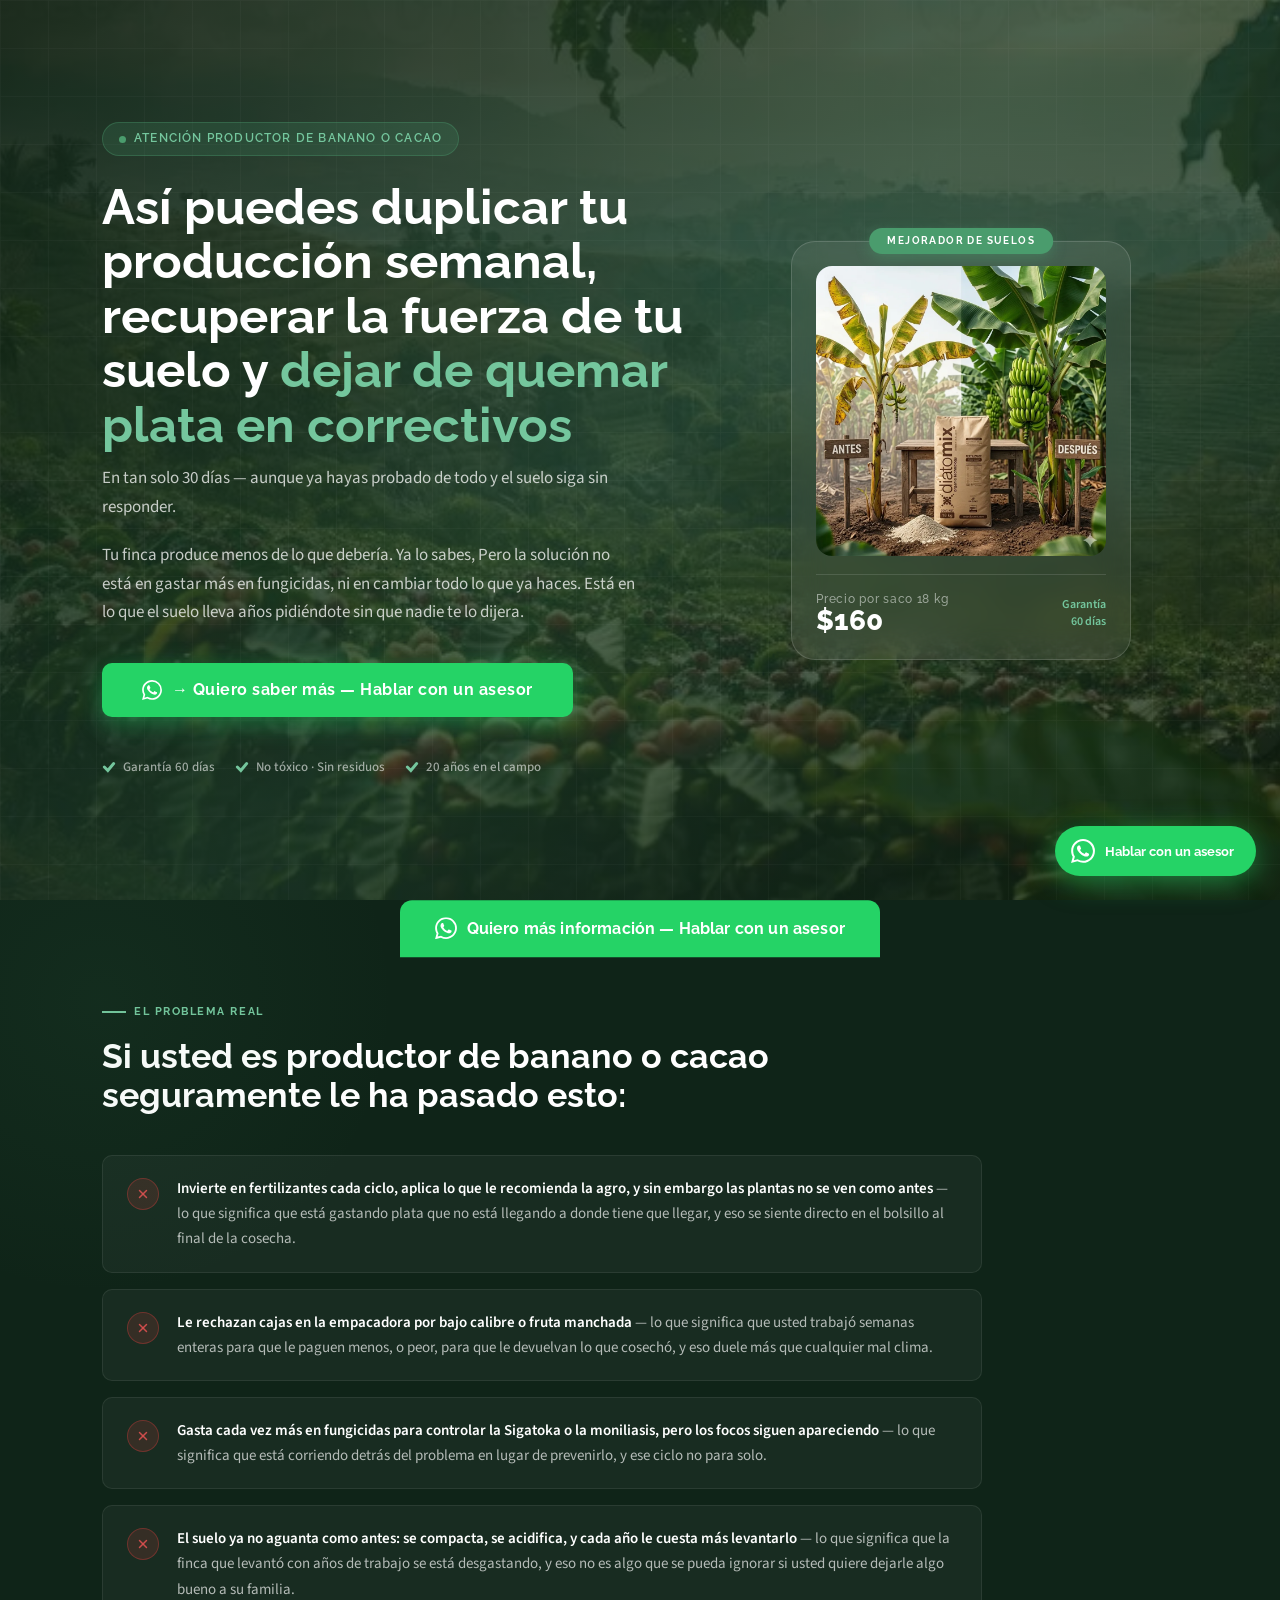
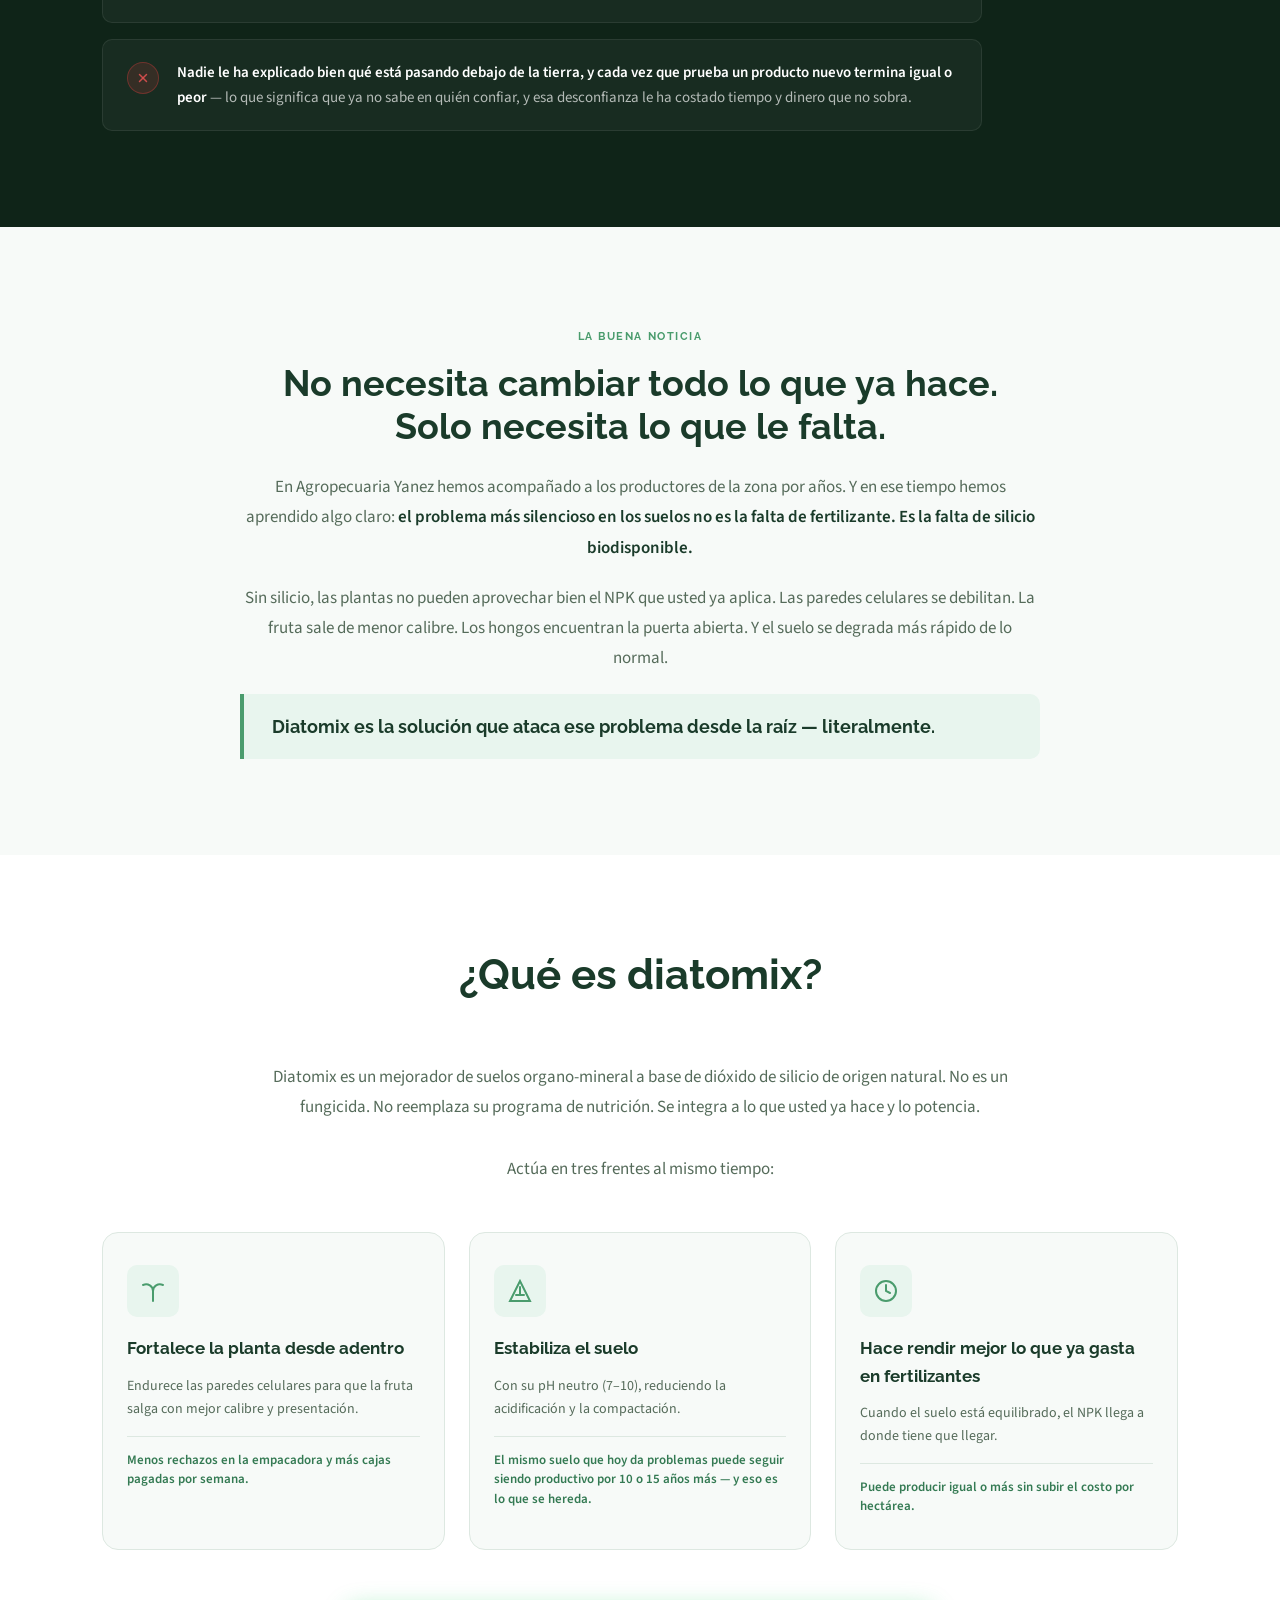
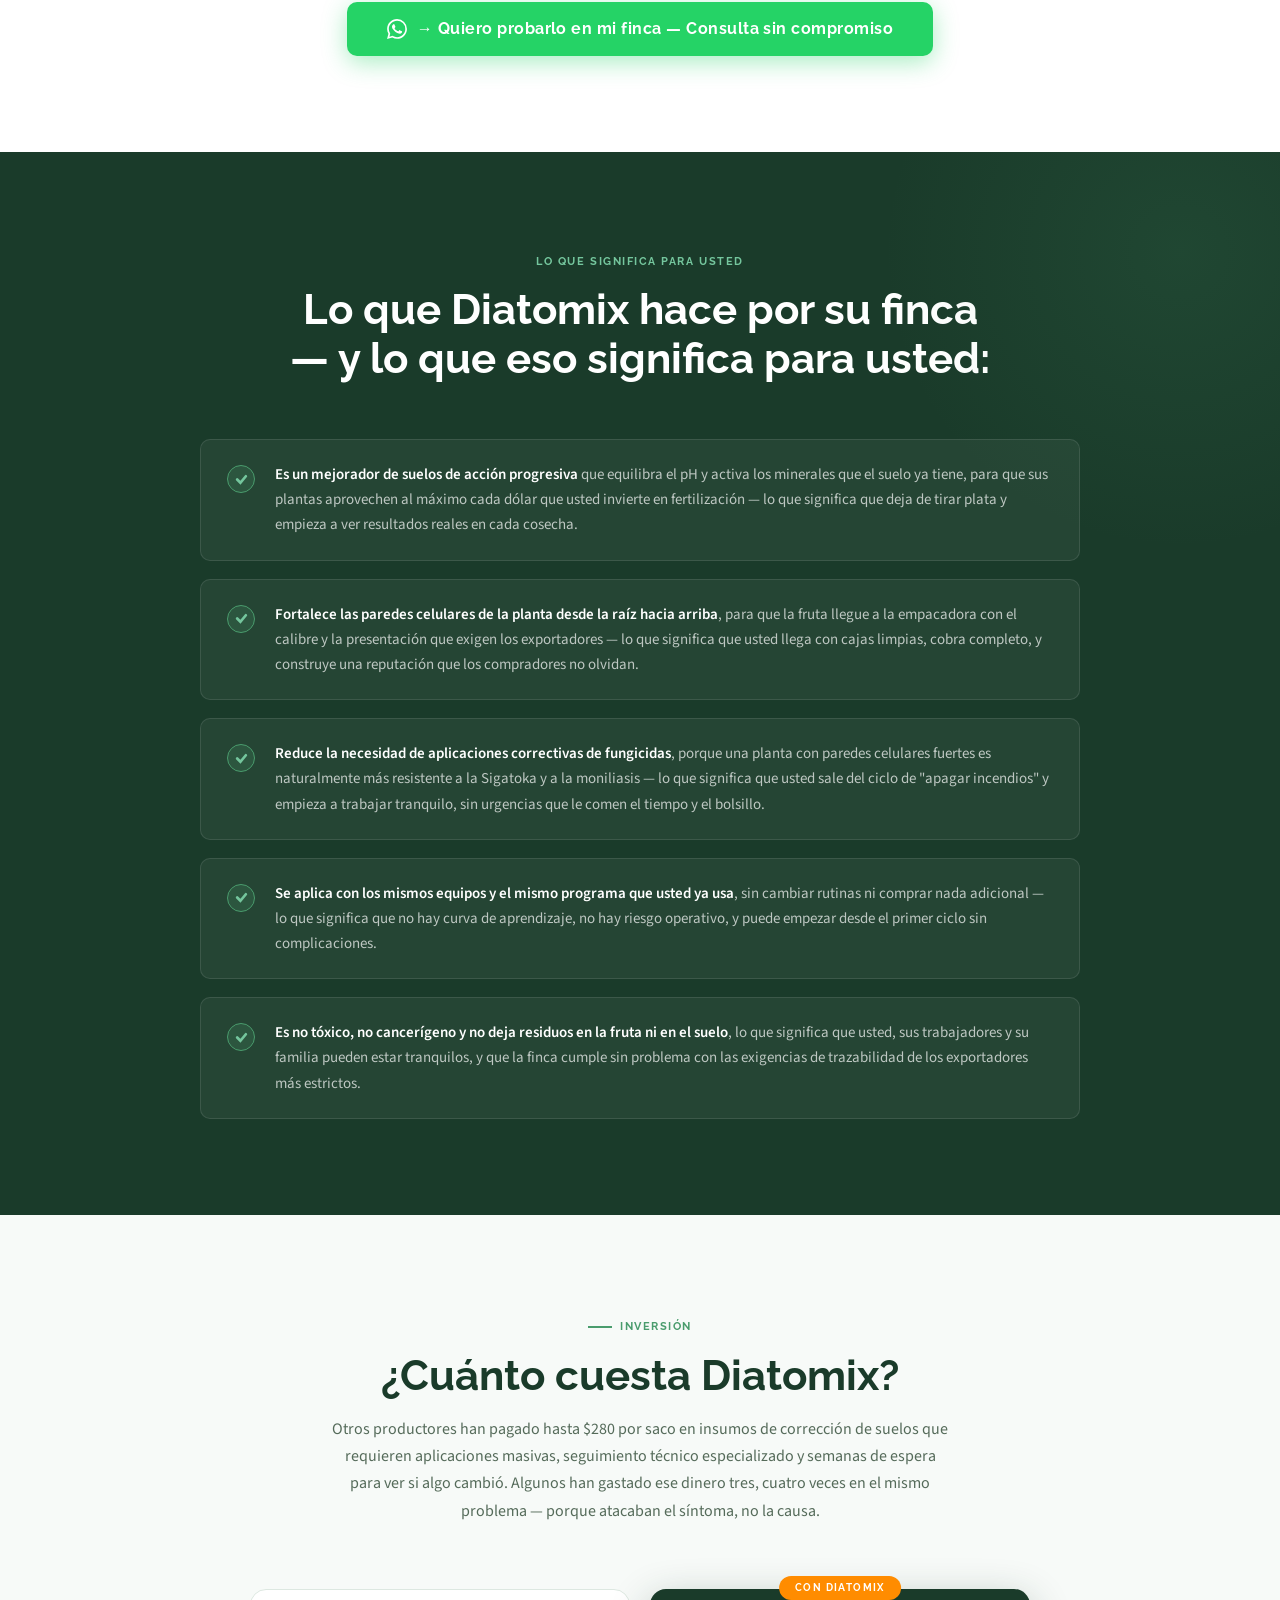
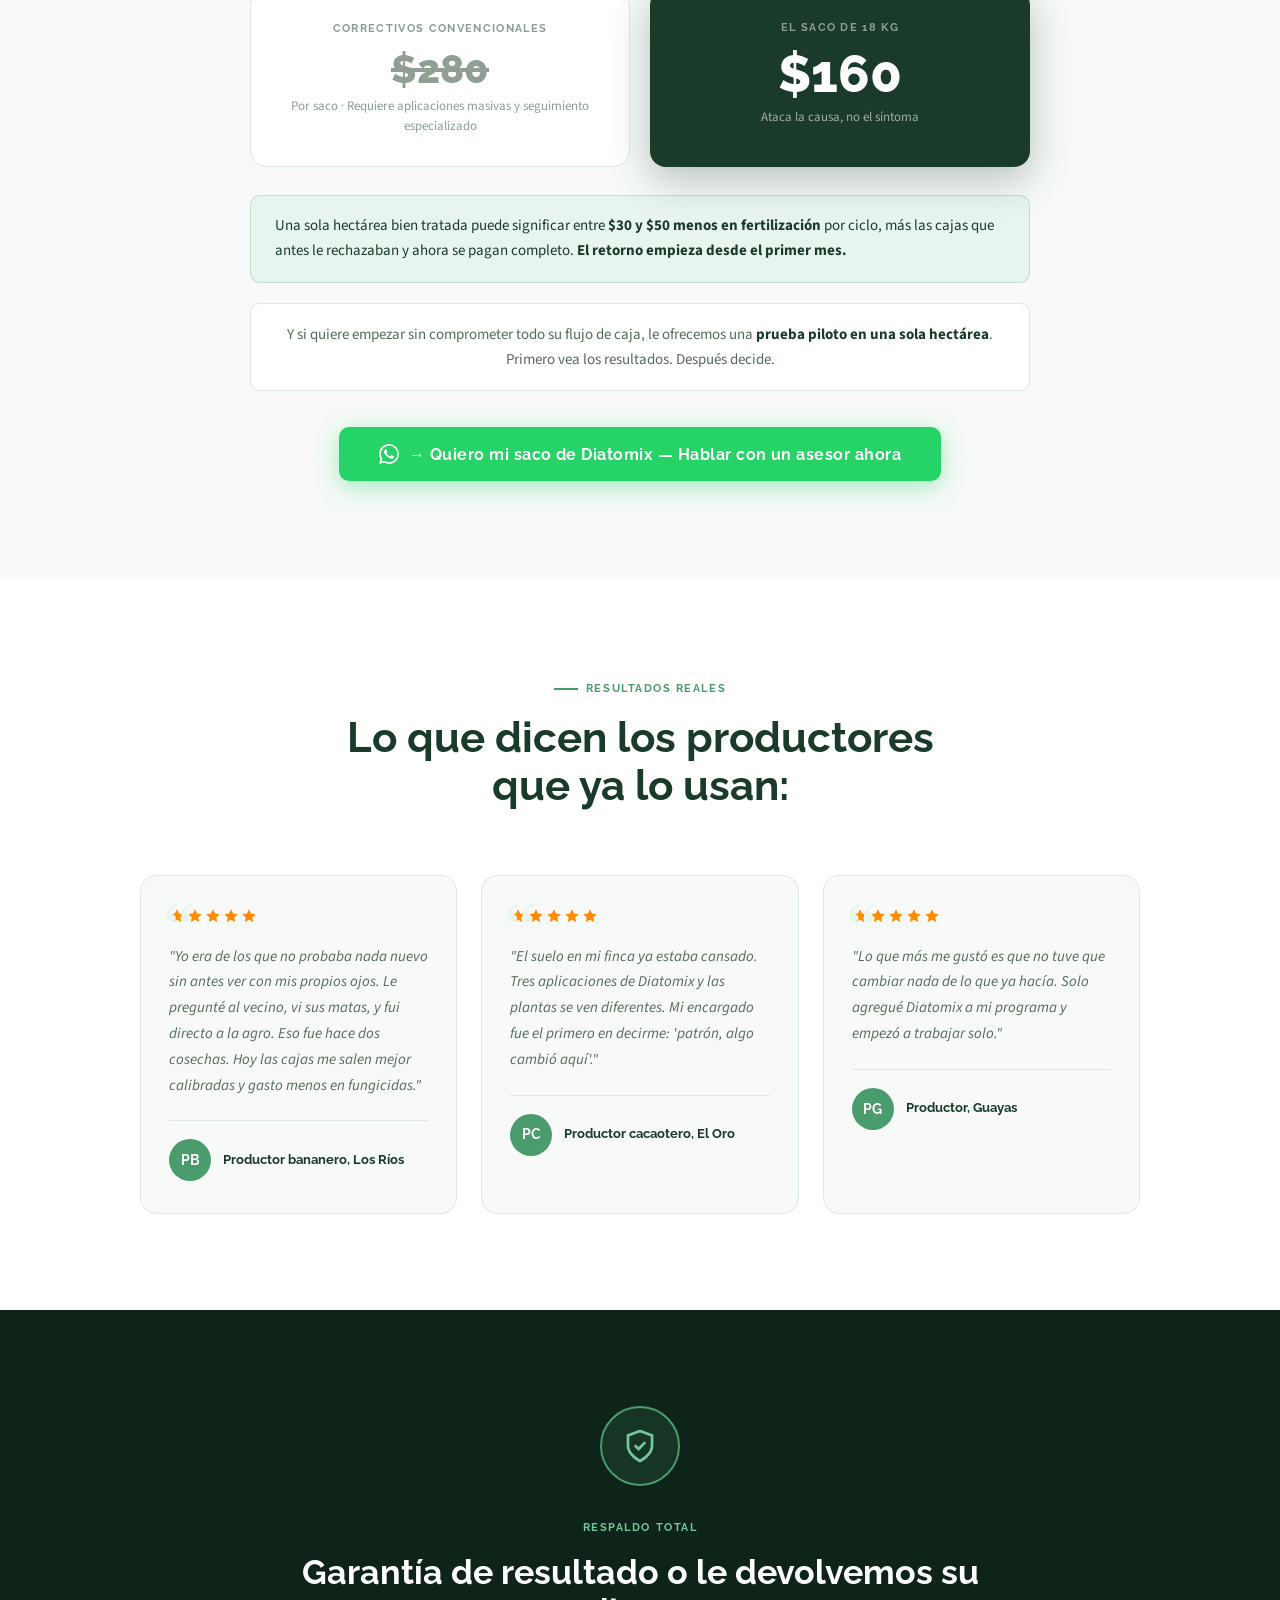
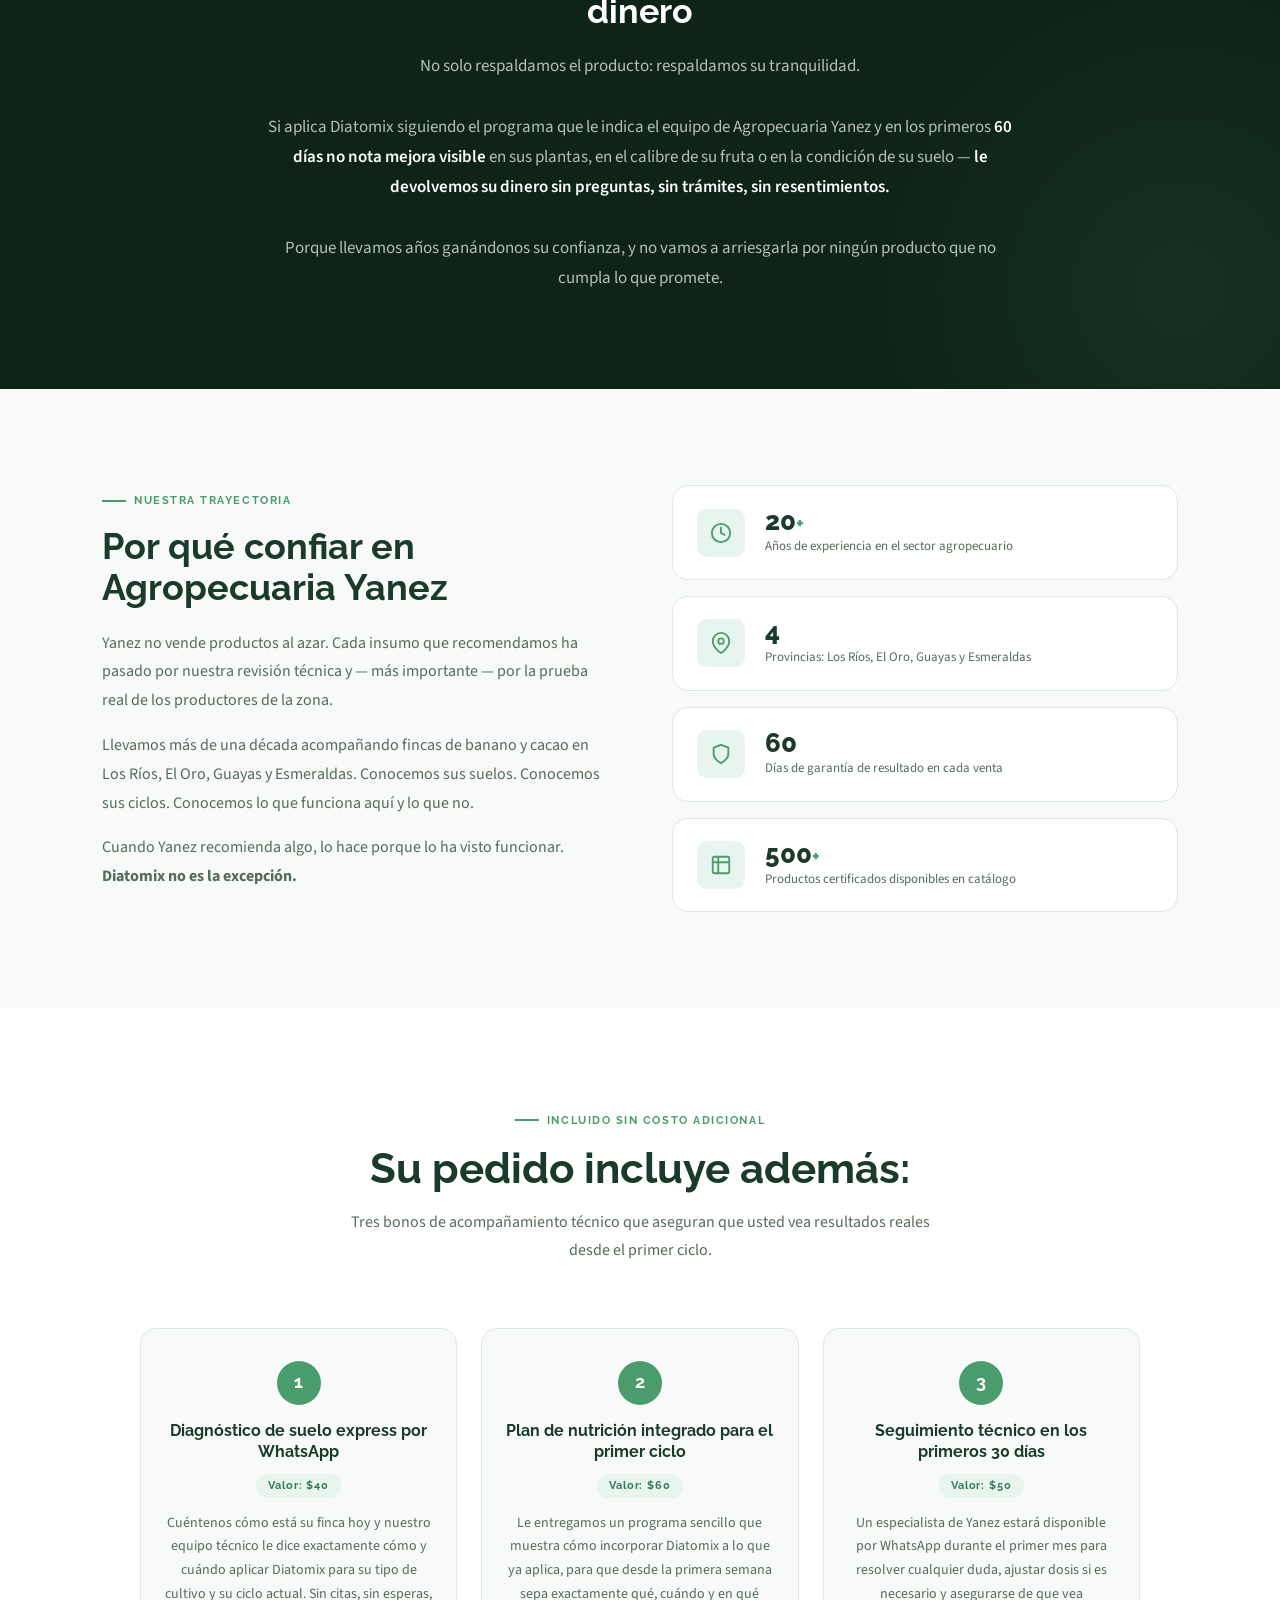
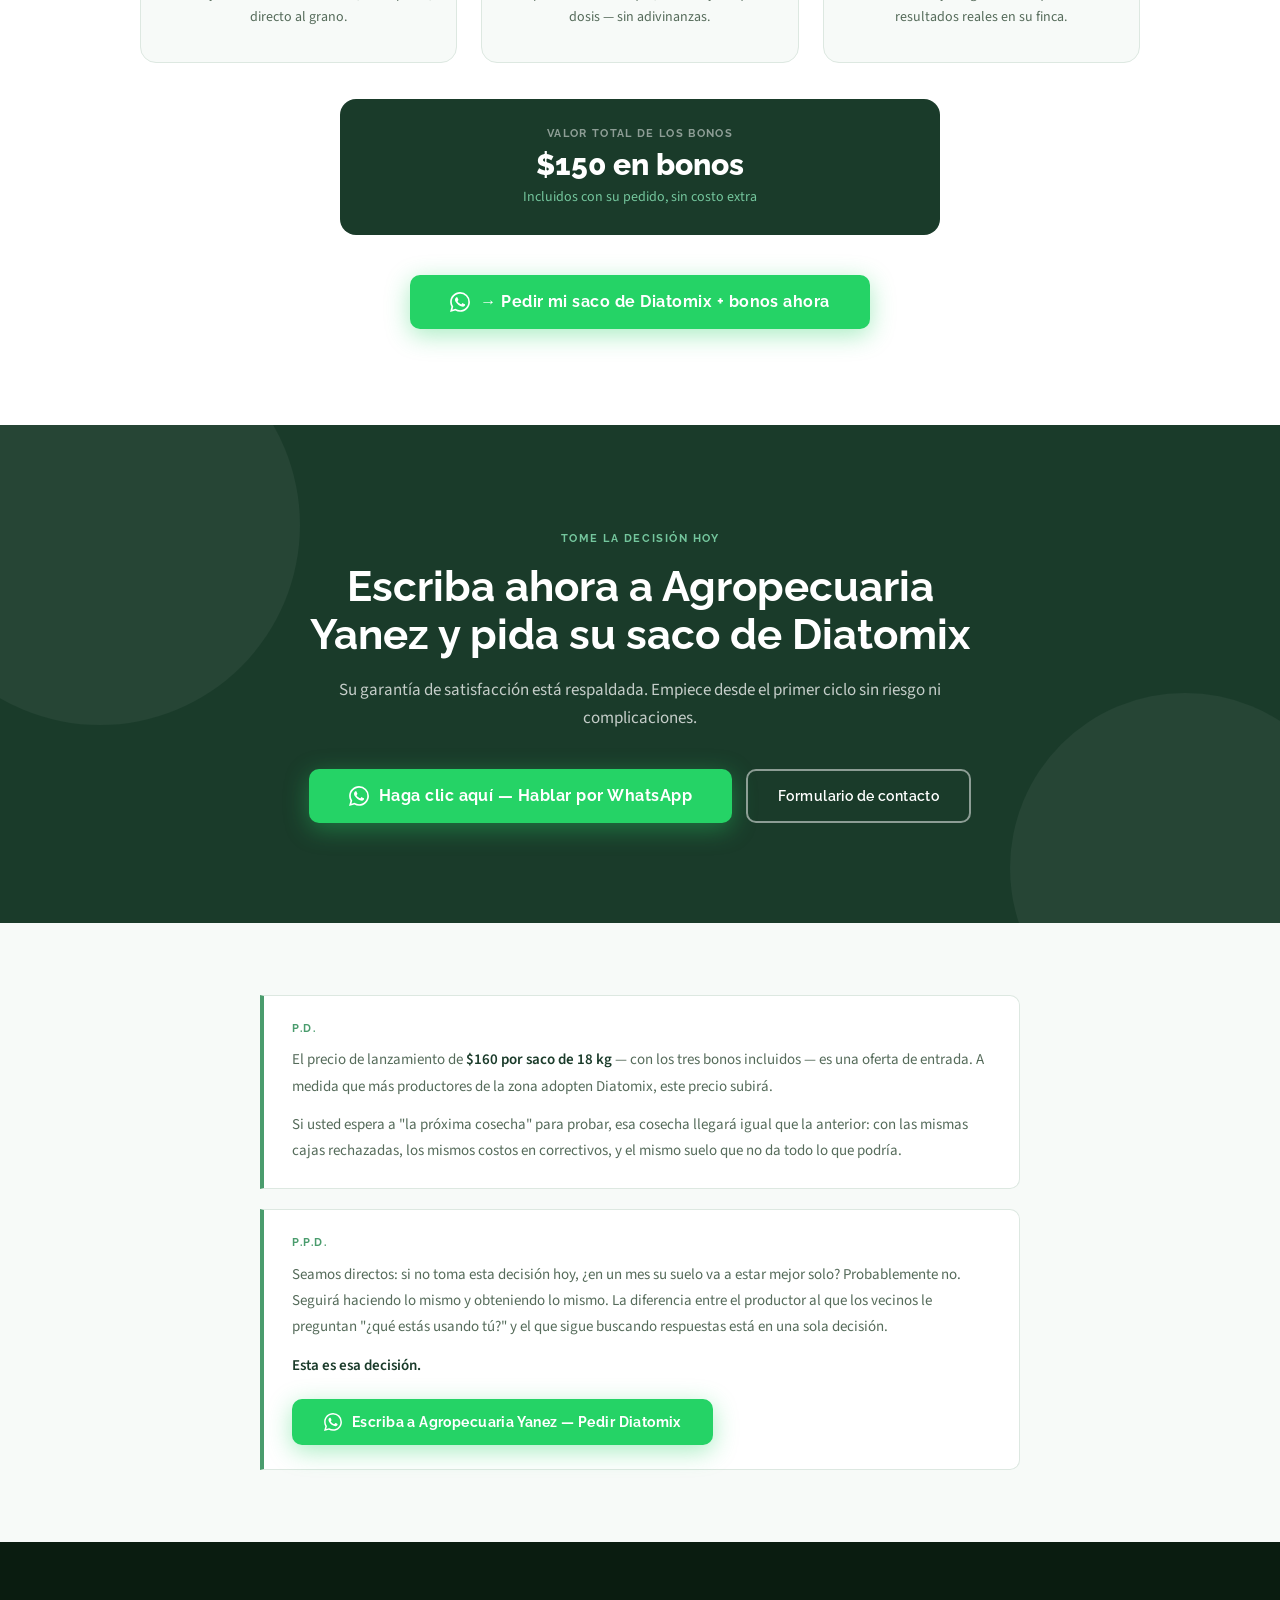
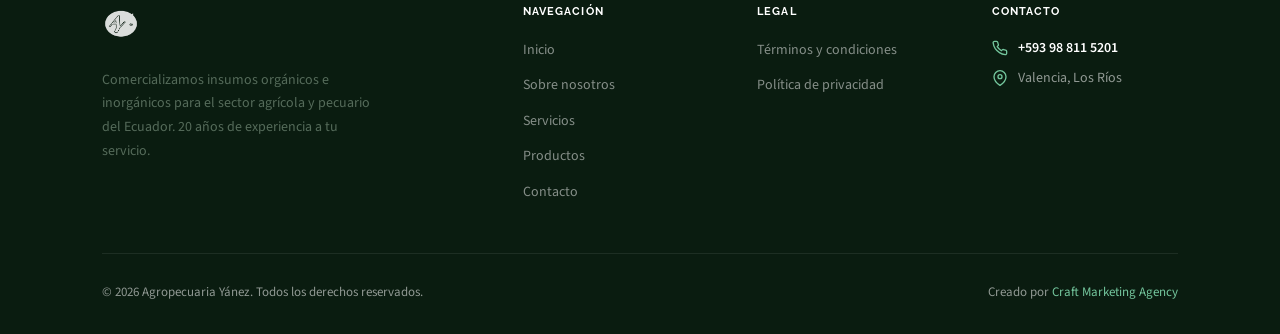
<file: pages/funnel-diatomix.html>
<!DOCTYPE html>
<html lang="es">
<head>
  <meta charset="utf-8"/>
  <meta name="viewport" content="width=device-width, initial-scale=1"/>
  <title>Diatomix — Más producción en 30 días | Agropecuaria Yánez</title>
  <meta name="description" content="Diatomix es un mejorador de suelos organo-mineral a base de dióxido de silicio. Fortalece sus plantas, estabiliza el pH y hace rendir mejor su fertilización. Saco de 18 kg a $160 con garantía de 60 días. Para productores de banano y cacao en Ecuador."/>
  <meta property="og:title" content="Diatomix — Más producción, suelo recuperado en 30 días"/>
  <meta property="og:description" content="Mejorador de suelos a base de silicio natural. Fortalece paredes celulares, estabiliza el pH y hace rendir el NPK. $160/saco. Garantía 60 días. Agropecuaria Yánez, Valencia, Los Ríos."/>
  <meta property="og:url" content="https://agropecuariayanez.com/pages/funnel-diatomix.html"/>
  <meta property="og:type" content="website"/>
  <link rel="icon" href="../media/img/favicon.webp" type="image/webp"/>
  <link rel="preconnect" href="https://fonts.googleapis.com"/>
  <link rel="preconnect" href="https://fonts.gstatic.com" crossorigin/>
  <link href="https://fonts.googleapis.com/css2?family=Raleway:wght@400;500;600;700;800&family=Source+Sans+3:wght@300;400;500;600;700&display=swap" rel="stylesheet"/>
  <link rel="stylesheet" href="../assets/style.css?v=2"/>
  <link rel="stylesheet" href="../assets/css/funnel-diatomix.css"/>
<!-- Google Tag Manager -->
<script>(function(w,d,s,l,i){w[l]=w[l]||[];w[l].push({'gtm.start':
new Date().getTime(),event:'gtm.js'});var f=d.getElementsByTagName(s)[0],
j=d.createElement(s),dl=l!='dataLayer'?'&l='+l:'';j.async=true;j.src=
'https://www.googletagmanager.com/gtm.js?id='+i+dl;f.parentNode.insertBefore(j,f);
})(window,document,'script','dataLayer','GTM-N7H9CGTG');</script>
<!-- End Google Tag Manager -->
</head>
<body>
<!-- Google Tag Manager (noscript) -->
<noscript><iframe src="https://www.googletagmanager.com/ns.html?id=GTM-N7H9CGTG"
height="0" width="0" style="display:none;visibility:hidden"></iframe></noscript>
<!-- End Google Tag Manager (noscript) -->

<!-- Burbuja WhatsApp Diatomix -->
<div id="wa-bubble">
  <button class="wa-bubble-btn" onclick="openWhatsApp()" aria-label="Hablar con un asesor por WhatsApp">
    <svg width="24" height="24" viewBox="0 0 24 24" fill="white">
      <path d="M17.472 14.382c-.297-.149-1.758-.867-2.03-.967-.273-.099-.471-.148-.67.15-.197.297-.767.966-.94 1.164-.173.199-.347.223-.644.075-.297-.15-1.255-.463-2.39-1.475-.883-.788-1.48-1.761-1.653-2.059-.173-.297-.018-.458.13-.606.134-.133.298-.347.446-.52.149-.174.198-.298.298-.497.099-.198.05-.371-.025-.52-.075-.149-.669-1.612-.916-2.207-.242-.579-.487-.5-.669-.51-.173-.008-.371-.01-.57-.01-.198 0-.52.074-.792.372-.272.297-1.04 1.016-1.04 2.479 0 1.462 1.065 2.875 1.213 3.074.149.198 2.096 3.2 5.077 4.487.709.306 1.262.489 1.694.625.712.227 1.36.195 1.871.118.571-.085 1.758-.719 2.006-1.413.248-.694.248-1.289.173-1.413-.074-.124-.272-.198-.57-.347m-5.421 7.403h-.004a9.87 9.87 0 01-5.031-1.378l-.361-.214-3.741.982.998-3.648-.235-.374a9.86 9.86 0 01-1.51-5.26c.001-5.45 4.436-9.884 9.888-9.884 2.64 0 5.122 1.03 6.988 2.898a9.825 9.825 0 012.893 6.994c-.003 5.45-4.437 9.884-9.885 9.884m8.413-18.297A11.815 11.815 0 0012.05 0C5.495 0 .16 5.335.157 11.892c0 2.096.547 4.142 1.588 5.945L.057 24l6.305-1.654a11.882 11.882 0 005.683 1.448h.005c6.554 0 11.89-5.335 11.893-11.893a11.821 11.821 0 00-3.48-8.413z"/>
    </svg>
    <span>Hablar con un asesor</span>
  </button>
</div>

<!-- ============================================================
     HERO
     ============================================================ -->
<section class="funnel-hero" style="background-image:url('../media/img/background-hero.webp')">
  <div class="funnel-hero-overlay"></div>
  <div class="funnel-hero-grid-bg"></div>
  <div class="funnel-hero-content">

    <!-- Texto -->
    <div>
      <div class="funnel-badge">
        <span class="funnel-badge-dot"></span>
        Atención productor de banano o cacao
      </div>
      <h1>
        Así puedes duplicar tu producción semanal, recuperar la fuerza de tu suelo y
        <em>dejar de quemar plata en correctivos</em>
      </h1>
      <p class="funnel-hero-sub">
        En tan solo 30 días — aunque ya hayas probado de todo y el suelo siga sin responder.
      </p>
      <p class="funnel-hero-sub" style="margin-top:-16px">
        Tu finca produce menos de lo que debería. Ya lo sabes, Pero la solución no está en gastar más en fungicidas, ni en cambiar todo lo que ya haces. Está en lo que el suelo lleva años pidiéndote sin que nadie te lo dijera.
      </p>
      <div class="funnel-hero-actions">
        <button class="btn-wa btn-wa-lg" onclick="openWhatsApp()">
          <svg width="20" height="20" viewBox="0 0 24 24" fill="white">
            <path d="M17.472 14.382c-.297-.149-1.758-.867-2.03-.967-.273-.099-.471-.148-.67.15-.197.297-.767.966-.94 1.164-.173.199-.347.223-.644.075-.297-.15-1.255-.463-2.39-1.475-.883-.788-1.48-1.761-1.653-2.059-.173-.297-.018-.458.13-.606.134-.133.298-.347.446-.52.149-.174.198-.298.298-.497.099-.198.05-.371-.025-.52-.075-.149-.669-1.612-.916-2.207-.242-.579-.487-.5-.669-.51-.173-.008-.371-.01-.57-.01-.198 0-.52.074-.792.372-.272.297-1.04 1.016-1.04 2.479 0 1.462 1.065 2.875 1.213 3.074.149.198 2.096 3.2 5.077 4.487.709.306 1.262.489 1.694.625.712.227 1.36.195 1.871.118.571-.085 1.758-.719 2.006-1.413.248-.694.248-1.289.173-1.413-.074-.124-.272-.198-.57-.347m-5.421 7.403h-.004a9.87 9.87 0 01-5.031-1.378l-.361-.214-3.741.982.998-3.648-.235-.374a9.86 9.86 0 01-1.51-5.26c.001-5.45 4.436-9.884 9.888-9.884 2.64 0 5.122 1.03 6.988 2.898a9.825 9.825 0 012.893 6.994c-.003 5.45-4.437 9.884-9.885 9.884m8.413-18.297A11.815 11.815 0 0012.05 0C5.495 0 .16 5.335.157 11.892c0 2.096.547 4.142 1.588 5.945L.057 24l6.305-1.654a11.882 11.882 0 005.683 1.448h.005c6.554 0 11.89-5.335 11.893-11.893a11.821 11.821 0 00-3.48-8.413z"/>
          </svg>
          → Quiero saber más — Hablar con un asesor
        </button>
      </div>
      <div class="funnel-hero-trust">
        <div class="funnel-hero-trust-item">
          <svg width="14" height="14" viewBox="0 0 12 12" fill="none" stroke="var(--color-accent-light)" stroke-width="2.5" stroke-linecap="round"><polyline points="2,6 5,9 10,3"/></svg>
          Garantía 60 días
        </div>
        <div class="funnel-hero-trust-item">
          <svg width="14" height="14" viewBox="0 0 12 12" fill="none" stroke="var(--color-accent-light)" stroke-width="2.5" stroke-linecap="round"><polyline points="2,6 5,9 10,3"/></svg>
          No tóxico · Sin residuos
        </div>
        <div class="funnel-hero-trust-item">
          <svg width="14" height="14" viewBox="0 0 12 12" fill="none" stroke="var(--color-accent-light)" stroke-width="2.5" stroke-linecap="round"><polyline points="2,6 5,9 10,3"/></svg>
          20 años en el campo
        </div>
      </div>
    </div>

    <!-- Imagen producto -->
    <div class="funnel-hero-img-wrap">
      <div class="funnel-product-frame">
        <div class="funnel-product-badge">Mejorador de suelos</div>
        <img
          src="../media/img/diatomixayd1.webp"
          alt="Diatomix — Mejorador de suelos organo-mineral a base de dióxido de silicio"
          loading="eager"
        />
        <div class="funnel-product-detail">
          <div class="funnel-product-price">
            <span>Precio por saco 18 kg</span>
            $160
          </div>
          <div class="funnel-product-guarantee">
            Garantía<br/>60 días
          </div>
        </div>
      </div>
    </div>

  </div>
</section>

<!-- ============================================================
     PROBLEMA
     ============================================================ -->
<section class="funnel-problem">
  <div class="container">
    <div class="section-label light">El problema real</div>
    <h2>Si usted es productor de banano o cacao seguramente le ha pasado esto:</h2>
    <ul class="problem-list">
      <li class="problem-item">
        <div class="problem-icon">
          <svg width="14" height="14" viewBox="0 0 24 24" fill="none" stroke="rgba(220,80,80,.9)" stroke-width="2.5" stroke-linecap="round"><line x1="18" y1="6" x2="6" y2="18"/><line x1="6" y1="6" x2="18" y2="18"/></svg>
        </div>
        <p class="problem-text">
          <strong>Invierte en fertilizantes cada ciclo, aplica lo que le recomienda la agro, y sin embargo las plantas no se ven como antes</strong> — lo que significa que está gastando plata que no está llegando a donde tiene que llegar, y eso se siente directo en el bolsillo al final de la cosecha.
        </p>
      </li>
      <li class="problem-item">
        <div class="problem-icon">
          <svg width="14" height="14" viewBox="0 0 24 24" fill="none" stroke="rgba(220,80,80,.9)" stroke-width="2.5" stroke-linecap="round"><line x1="18" y1="6" x2="6" y2="18"/><line x1="6" y1="6" x2="18" y2="18"/></svg>
        </div>
        <p class="problem-text">
          <strong>Le rechazan cajas en la empacadora por bajo calibre o fruta manchada</strong> — lo que significa que usted trabajó semanas enteras para que le paguen menos, o peor, para que le devuelvan lo que cosechó, y eso duele más que cualquier mal clima.
        </p>
      </li>
      <li class="problem-item">
        <div class="problem-icon">
          <svg width="14" height="14" viewBox="0 0 24 24" fill="none" stroke="rgba(220,80,80,.9)" stroke-width="2.5" stroke-linecap="round"><line x1="18" y1="6" x2="6" y2="18"/><line x1="6" y1="6" x2="18" y2="18"/></svg>
        </div>
        <p class="problem-text">
          <strong>Gasta cada vez más en fungicidas para controlar la Sigatoka o la moniliasis, pero los focos siguen apareciendo</strong> — lo que significa que está corriendo detrás del problema en lugar de prevenirlo, y ese ciclo no para solo.
        </p>
      </li>
      <li class="problem-item">
        <div class="problem-icon">
          <svg width="14" height="14" viewBox="0 0 24 24" fill="none" stroke="rgba(220,80,80,.9)" stroke-width="2.5" stroke-linecap="round"><line x1="18" y1="6" x2="6" y2="18"/><line x1="6" y1="6" x2="18" y2="18"/></svg>
        </div>
        <p class="problem-text">
          <strong>El suelo ya no aguanta como antes: se compacta, se acidifica, y cada año le cuesta más levantarlo</strong> — lo que significa que la finca que levantó con años de trabajo se está desgastando, y eso no es algo que se pueda ignorar si usted quiere dejarle algo bueno a su familia.
        </p>
      </li>
      <li class="problem-item">
        <div class="problem-icon">
          <svg width="14" height="14" viewBox="0 0 24 24" fill="none" stroke="rgba(220,80,80,.9)" stroke-width="2.5" stroke-linecap="round"><line x1="18" y1="6" x2="6" y2="18"/><line x1="6" y1="6" x2="18" y2="18"/></svg>
        </div>
        <p class="problem-text">
          <strong>Nadie le ha explicado bien qué está pasando debajo de la tierra, y cada vez que prueba un producto nuevo termina igual o peor</strong> — lo que significa que ya no sabe en quién confiar, y esa desconfianza le ha costado tiempo y dinero que no sobra.
        </p>
      </li>
    </ul>
  </div>
</section>

<!-- ============================================================
     SOLUCIÓN
     ============================================================ -->
<section class="funnel-solution">
  <div class="container">
    <div class="funnel-solution-inner">
      <div class="section-label center">La buena noticia</div>
      <h2>No necesita cambiar todo lo que ya hace.<br/>Solo necesita lo que le falta.</h2>
      <p class="funnel-solution-lead">
        En Agropecuaria Yanez hemos acompañado a los productores de la zona por años. Y en ese tiempo hemos aprendido algo claro: <strong>el problema más silencioso en los suelos no es la falta de fertilizante. Es la falta de silicio biodisponible.</strong>
      </p>
      <p class="funnel-solution-lead">
        Sin silicio, las plantas no pueden aprovechar bien el NPK que usted ya aplica. Las paredes celulares se debilitan. La fruta sale de menor calibre. Los hongos encuentran la puerta abierta. Y el suelo se degrada más rápido de lo normal.
      </p>
      <div class="funnel-solution-callout">
        Diatomix es la solución que ataca ese problema desde la raíz — literalmente.
      </div>
    </div>
  </div>
</section>

<!-- ============================================================
     QUÉ ES DIATOMIX
     ============================================================ -->
<section class="funnel-what">
  <div class="container">
    <div class="section-header">
    <h2> ¿Qué es diatomix? </h2>
    </div>
    <p class="funnel-what-lead">
      Diatomix es un mejorador de suelos organo-mineral a base de dióxido de silicio de origen natural. No es un fungicida. No reemplaza su programa de nutrición. Se integra a lo que usted ya hace y lo potencia.
    </p>
    <p class="funnel-what-lead" style="margin-top:-20px;margin-bottom:48px">
      Actúa en tres frentes al mismo tiempo:
    </p>

    <div class="frentes-grid">
      <!-- Frente 1 -->
      <div class="frente-card">
        <div class="frente-icon-wrap">
          <svg width="24" height="24" viewBox="0 0 24 24" fill="none" stroke="currentColor" stroke-width="2" stroke-linecap="round">
            <path d="M12 22V12M12 12C12 7 7 4 2 6M12 12C12 7 17 4 22 6"/>
          </svg>
        </div>
        <div class="frente-title">Fortalece la planta desde adentro</div>
        <p class="frente-text">
          Endurece las paredes celulares para que la fruta salga con mejor calibre y presentación.
        </p>
        <div class="frente-result">
          Menos rechazos en la empacadora y más cajas pagadas por semana.
        </div>
      </div>

      <!-- Frente 2 -->
      <div class="frente-card">
        <div class="frente-icon-wrap">
          <svg width="24" height="24" viewBox="0 0 24 24" fill="none" stroke="currentColor" stroke-width="2" stroke-linecap="round">
            <path d="M2 22 12 2l10 20H2z"/><path d="M12 8v8M8 16h8"/>
          </svg>
        </div>
        <div class="frente-title">Estabiliza el suelo</div>
        <p class="frente-text">
          Con su pH neutro (7–10), reduciendo la acidificación y la compactación.
        </p>
        <div class="frente-result">
          El mismo suelo que hoy da problemas puede seguir siendo productivo por 10 o 15 años más — y eso es lo que se hereda.
        </div>
      </div>

      <!-- Frente 3 -->
      <div class="frente-card">
        <div class="frente-icon-wrap">
          <svg width="24" height="24" viewBox="0 0 24 24" fill="none" stroke="currentColor" stroke-width="2" stroke-linecap="round">
            <circle cx="12" cy="12" r="10"/><path d="M12 6v6l4 2"/>
          </svg>
        </div>
        <div class="frente-title">Hace rendir mejor lo que ya gasta en fertilizantes</div>
        <p class="frente-text">
          Cuando el suelo está equilibrado, el NPK llega a donde tiene que llegar.
        </p>
        <div class="frente-result">
          Puede producir igual o más sin subir el costo por hectárea.
        </div>
      </div>
    </div>

    <div class="text-center">
      <button class="btn-wa btn-wa-lg" onclick="openWhatsApp()">
        <svg width="20" height="20" viewBox="0 0 24 24" fill="white">
          <path d="M17.472 14.382c-.297-.149-1.758-.867-2.03-.967-.273-.099-.471-.148-.67.15-.197.297-.767.966-.94 1.164-.173.199-.347.223-.644.075-.297-.15-1.255-.463-2.39-1.475-.883-.788-1.48-1.761-1.653-2.059-.173-.297-.018-.458.13-.606.134-.133.298-.347.446-.52.149-.174.198-.298.298-.497.099-.198.05-.371-.025-.52-.075-.149-.669-1.612-.916-2.207-.242-.579-.487-.5-.669-.51-.173-.008-.371-.01-.57-.01-.198 0-.52.074-.792.372-.272.297-1.04 1.016-1.04 2.479 0 1.462 1.065 2.875 1.213 3.074.149.198 2.096 3.2 5.077 4.487.709.306 1.262.489 1.694.625.712.227 1.36.195 1.871.118.571-.085 1.758-.719 2.006-1.413.248-.694.248-1.289.173-1.413-.074-.124-.272-.198-.57-.347m-5.421 7.403h-.004a9.87 9.87 0 01-5.031-1.378l-.361-.214-3.741.982.998-3.648-.235-.374a9.86 9.86 0 01-1.51-5.26c.001-5.45 4.436-9.884 9.888-9.884 2.64 0 5.122 1.03 6.988 2.898a9.825 9.825 0 012.893 6.994c-.003 5.45-4.437 9.884-9.885 9.884m8.413-18.297A11.815 11.815 0 0012.05 0C5.495 0 .16 5.335.157 11.892c0 2.096.547 4.142 1.588 5.945L.057 24l6.305-1.654a11.882 11.882 0 005.683 1.448h.005c6.554 0 11.89-5.335 11.893-11.893a11.821 11.821 0 00-3.48-8.413z"/>
        </svg>
        → Quiero probarlo en mi finca — Consulta sin compromiso
      </button>
    </div>
  </div>
</section>

<!-- ============================================================
     BENEFICIOS
     ============================================================ -->
<section class="funnel-benefits">
  <div class="container">
    <div class="section-header" style="text-align:center;max-width:720px;margin:0 auto 56px">
      <div class="section-label light center">Lo que significa para usted</div>
      <h2 style="color:white">Lo que Diatomix hace por su finca — y lo que eso significa para usted:</h2>
    </div>
    <ul class="benefits-list">
      <li class="benefit-item">
        <div class="benefit-check">
          <svg width="13" height="13" viewBox="0 0 12 12" fill="none" stroke="var(--color-accent-light)" stroke-width="2.5" stroke-linecap="round"><polyline points="2,6 5,9 10,3"/></svg>
        </div>
        <p class="benefit-text">
          <strong>Es un mejorador de suelos de acción progresiva</strong> que equilibra el pH y activa los minerales que el suelo ya tiene, para que sus plantas aprovechen al máximo cada dólar que usted invierte en fertilización — lo que significa que deja de tirar plata y empieza a ver resultados reales en cada cosecha.
        </p>
      </li>
      <li class="benefit-item">
        <div class="benefit-check">
          <svg width="13" height="13" viewBox="0 0 12 12" fill="none" stroke="var(--color-accent-light)" stroke-width="2.5" stroke-linecap="round"><polyline points="2,6 5,9 10,3"/></svg>
        </div>
        <p class="benefit-text">
          <strong>Fortalece las paredes celulares de la planta desde la raíz hacia arriba</strong>, para que la fruta llegue a la empacadora con el calibre y la presentación que exigen los exportadores — lo que significa que usted llega con cajas limpias, cobra completo, y construye una reputación que los compradores no olvidan.
        </p>
      </li>
      <li class="benefit-item">
        <div class="benefit-check">
          <svg width="13" height="13" viewBox="0 0 12 12" fill="none" stroke="var(--color-accent-light)" stroke-width="2.5" stroke-linecap="round"><polyline points="2,6 5,9 10,3"/></svg>
        </div>
        <p class="benefit-text">
          <strong>Reduce la necesidad de aplicaciones correctivas de fungicidas</strong>, porque una planta con paredes celulares fuertes es naturalmente más resistente a la Sigatoka y a la moniliasis — lo que significa que usted sale del ciclo de "apagar incendios" y empieza a trabajar tranquilo, sin urgencias que le comen el tiempo y el bolsillo.
        </p>
      </li>
      <li class="benefit-item">
        <div class="benefit-check">
          <svg width="13" height="13" viewBox="0 0 12 12" fill="none" stroke="var(--color-accent-light)" stroke-width="2.5" stroke-linecap="round"><polyline points="2,6 5,9 10,3"/></svg>
        </div>
        <p class="benefit-text">
          <strong>Se aplica con los mismos equipos y el mismo programa que usted ya usa</strong>, sin cambiar rutinas ni comprar nada adicional — lo que significa que no hay curva de aprendizaje, no hay riesgo operativo, y puede empezar desde el primer ciclo sin complicaciones.
        </p>
      </li>
      <li class="benefit-item">
        <div class="benefit-check">
          <svg width="13" height="13" viewBox="0 0 12 12" fill="none" stroke="var(--color-accent-light)" stroke-width="2.5" stroke-linecap="round"><polyline points="2,6 5,9 10,3"/></svg>
        </div>
        <p class="benefit-text">
          <strong>Es no tóxico, no cancerígeno y no deja residuos en la fruta ni en el suelo</strong>, lo que significa que usted, sus trabajadores y su familia pueden estar tranquilos, y que la finca cumple sin problema con las exigencias de trazabilidad de los exportadores más estrictos.
        </p>
      </li>
    </ul>
  </div>
</section>

<!-- ============================================================
     PRECIO
     ============================================================ -->
<section class="funnel-price">
  <div class="container">
    <div class="section-header">
      <div class="section-label">Inversión</div>
      <h2>¿Cuánto cuesta Diatomix?</h2>
      <p>Otros productores han pagado hasta $280 por saco en insumos de corrección de suelos que requieren aplicaciones masivas, seguimiento técnico especializado y semanas de espera para ver si algo cambió. Algunos han gastado ese dinero tres, cuatro veces en el mismo problema — porque atacaban el síntoma, no la causa.</p>
    </div>
    <div class="price-compare-wrap">
      <div class="price-compare-grid">
        <div class="price-box-other">
          <div class="price-box-label">Correctivos convencionales</div>
          <div class="price-box-amount">$280</div>
          <div class="price-box-sub">Por saco · Requiere aplicaciones masivas y seguimiento especializado</div>
        </div>
        <div class="price-box-main">
          <div class="price-box-main-badge">Con Diatomix</div>
          <div class="price-box-label">El saco de 18 kg</div>
          <div class="price-box-amount">$160</div>
          <div class="price-box-sub">Ataca la causa, no el síntoma</div>
        </div>
      </div>
      <div class="price-roi-note">
        Una sola hectárea bien tratada puede significar entre <strong>$30 y $50 menos en fertilización</strong> por ciclo, más las cajas que antes le rechazaban y ahora se pagan completo. <strong>El retorno empieza desde el primer mes.</strong>
      </div>
      <div class="price-pilot-note">
        Y si quiere empezar sin comprometer todo su flujo de caja, le ofrecemos una <strong>prueba piloto en una sola hectárea</strong>. Primero vea los resultados. Después decide.
      </div>
      <div class="text-center" style="margin-top:36px">
        <button class="btn-wa btn-wa-lg" onclick="openWhatsApp()">
          <svg width="20" height="20" viewBox="0 0 24 24" fill="white">
            <path d="M17.472 14.382c-.297-.149-1.758-.867-2.03-.967-.273-.099-.471-.148-.67.15-.197.297-.767.966-.94 1.164-.173.199-.347.223-.644.075-.297-.15-1.255-.463-2.39-1.475-.883-.788-1.48-1.761-1.653-2.059-.173-.297-.018-.458.13-.606.134-.133.298-.347.446-.52.149-.174.198-.298.298-.497.099-.198.05-.371-.025-.52-.075-.149-.669-1.612-.916-2.207-.242-.579-.487-.5-.669-.51-.173-.008-.371-.01-.57-.01-.198 0-.52.074-.792.372-.272.297-1.04 1.016-1.04 2.479 0 1.462 1.065 2.875 1.213 3.074.149.198 2.096 3.2 5.077 4.487.709.306 1.262.489 1.694.625.712.227 1.36.195 1.871.118.571-.085 1.758-.719 2.006-1.413.248-.694.248-1.289.173-1.413-.074-.124-.272-.198-.57-.347m-5.421 7.403h-.004a9.87 9.87 0 01-5.031-1.378l-.361-.214-3.741.982.998-3.648-.235-.374a9.86 9.86 0 01-1.51-5.26c.001-5.45 4.436-9.884 9.888-9.884 2.64 0 5.122 1.03 6.988 2.898a9.825 9.825 0 012.893 6.994c-.003 5.45-4.437 9.884-9.885 9.884m8.413-18.297A11.815 11.815 0 0012.05 0C5.495 0 .16 5.335.157 11.892c0 2.096.547 4.142 1.588 5.945L.057 24l6.305-1.654a11.882 11.882 0 005.683 1.448h.005c6.554 0 11.89-5.335 11.893-11.893a11.821 11.821 0 00-3.48-8.413z"/>
          </svg>
          → Quiero mi saco de Diatomix — Hablar con un asesor ahora
        </button>
      </div>
    </div>
  </div>
</section>

<!-- ============================================================
     TESTIMONIOS
     ============================================================ -->
<section class="funnel-testimonials">
  <div class="container">
    <div class="section-header">
      <div class="section-label">Resultados reales</div>
      <h2>Lo que dicen los productores que ya lo usan:</h2>
    </div>
    <div class="funnel-testimonials-grid">

      <div class="funnel-testimonial-card">
        <div class="funnel-testimonial-stars">
          <svg width="16" height="16" viewBox="0 0 24 24" fill="currentColor"><polygon points="12 2 15.09 8.26 22 9.27 17 14.14 18.18 21.02 12 17.77 5.82 21.02 7 14.14 2 9.27 8.91 8.26 12 2"/></svg>
          <svg width="16" height="16" viewBox="0 0 24 24" fill="currentColor"><polygon points="12 2 15.09 8.26 22 9.27 17 14.14 18.18 21.02 12 17.77 5.82 21.02 7 14.14 2 9.27 8.91 8.26 12 2"/></svg>
          <svg width="16" height="16" viewBox="0 0 24 24" fill="currentColor"><polygon points="12 2 15.09 8.26 22 9.27 17 14.14 18.18 21.02 12 17.77 5.82 21.02 7 14.14 2 9.27 8.91 8.26 12 2"/></svg>
          <svg width="16" height="16" viewBox="0 0 24 24" fill="currentColor"><polygon points="12 2 15.09 8.26 22 9.27 17 14.14 18.18 21.02 12 17.77 5.82 21.02 7 14.14 2 9.27 8.91 8.26 12 2"/></svg>
          <svg width="16" height="16" viewBox="0 0 24 24" fill="currentColor"><polygon points="12 2 15.09 8.26 22 9.27 17 14.14 18.18 21.02 12 17.77 5.82 21.02 7 14.14 2 9.27 8.91 8.26 12 2"/></svg>
        </div>
        <p class="funnel-testimonial-quote">
          "Yo era de los que no probaba nada nuevo sin antes ver con mis propios ojos. Le pregunté al vecino, vi sus matas, y fui directo a la agro. Eso fue hace dos cosechas. Hoy las cajas me salen mejor calibradas y gasto menos en fungicidas."
        </p>
        <div class="funnel-testimonial-author">
          <div class="funnel-testimonial-avatar">PB</div>
          <div class="funnel-testimonial-name">Productor bananero, Los Ríos</div>
        </div>
      </div>

      <div class="funnel-testimonial-card">
        <div class="funnel-testimonial-stars">
          <svg width="16" height="16" viewBox="0 0 24 24" fill="currentColor"><polygon points="12 2 15.09 8.26 22 9.27 17 14.14 18.18 21.02 12 17.77 5.82 21.02 7 14.14 2 9.27 8.91 8.26 12 2"/></svg>
          <svg width="16" height="16" viewBox="0 0 24 24" fill="currentColor"><polygon points="12 2 15.09 8.26 22 9.27 17 14.14 18.18 21.02 12 17.77 5.82 21.02 7 14.14 2 9.27 8.91 8.26 12 2"/></svg>
          <svg width="16" height="16" viewBox="0 0 24 24" fill="currentColor"><polygon points="12 2 15.09 8.26 22 9.27 17 14.14 18.18 21.02 12 17.77 5.82 21.02 7 14.14 2 9.27 8.91 8.26 12 2"/></svg>
          <svg width="16" height="16" viewBox="0 0 24 24" fill="currentColor"><polygon points="12 2 15.09 8.26 22 9.27 17 14.14 18.18 21.02 12 17.77 5.82 21.02 7 14.14 2 9.27 8.91 8.26 12 2"/></svg>
          <svg width="16" height="16" viewBox="0 0 24 24" fill="currentColor"><polygon points="12 2 15.09 8.26 22 9.27 17 14.14 18.18 21.02 12 17.77 5.82 21.02 7 14.14 2 9.27 8.91 8.26 12 2"/></svg>
        </div>
        <p class="funnel-testimonial-quote">
          "El suelo en mi finca ya estaba cansado. Tres aplicaciones de Diatomix y las plantas se ven diferentes. Mi encargado fue el primero en decirme: 'patrón, algo cambió aquí'."
        </p>
        <div class="funnel-testimonial-author">
          <div class="funnel-testimonial-avatar">PC</div>
          <div class="funnel-testimonial-name">Productor cacaotero, El Oro</div>
        </div>
      </div>

      <div class="funnel-testimonial-card">
        <div class="funnel-testimonial-stars">
          <svg width="16" height="16" viewBox="0 0 24 24" fill="currentColor"><polygon points="12 2 15.09 8.26 22 9.27 17 14.14 18.18 21.02 12 17.77 5.82 21.02 7 14.14 2 9.27 8.91 8.26 12 2"/></svg>
          <svg width="16" height="16" viewBox="0 0 24 24" fill="currentColor"><polygon points="12 2 15.09 8.26 22 9.27 17 14.14 18.18 21.02 12 17.77 5.82 21.02 7 14.14 2 9.27 8.91 8.26 12 2"/></svg>
          <svg width="16" height="16" viewBox="0 0 24 24" fill="currentColor"><polygon points="12 2 15.09 8.26 22 9.27 17 14.14 18.18 21.02 12 17.77 5.82 21.02 7 14.14 2 9.27 8.91 8.26 12 2"/></svg>
          <svg width="16" height="16" viewBox="0 0 24 24" fill="currentColor"><polygon points="12 2 15.09 8.26 22 9.27 17 14.14 18.18 21.02 12 17.77 5.82 21.02 7 14.14 2 9.27 8.91 8.26 12 2"/></svg>
          <svg width="16" height="16" viewBox="0 0 24 24" fill="currentColor"><polygon points="12 2 15.09 8.26 22 9.27 17 14.14 18.18 21.02 12 17.77 5.82 21.02 7 14.14 2 9.27 8.91 8.26 12 2"/></svg>
        </div>
        <p class="funnel-testimonial-quote">
          "Lo que más me gustó es que no tuve que cambiar nada de lo que ya hacía. Solo agregué Diatomix a mi programa y empezó a trabajar solo."
        </p>
        <div class="funnel-testimonial-author">
          <div class="funnel-testimonial-avatar">PG</div>
          <div class="funnel-testimonial-name">Productor, Guayas</div>
        </div>
      </div>

    </div>
  </div>
</section>

<!-- ============================================================
     GARANTÍA
     ============================================================ -->
<section class="funnel-guarantee">
  <div class="container">
    <div class="funnel-guarantee-inner">
      <div class="guarantee-icon">
        <svg width="36" height="36" viewBox="0 0 24 24" fill="none" stroke="var(--color-accent-light)" stroke-width="1.8" stroke-linecap="round">
          <path d="M12 22s8-4 8-10V5l-8-3-8 3v7c0 6 8 10 8 10z"/>
          <polyline points="9 12 11 14 15 10"/>
        </svg>
      </div>
      <div class="section-label light center">Respaldo total</div>
      <h2>Garantía de resultado o le devolvemos su dinero</h2>
      <p class="funnel-guarantee-text">
        No solo respaldamos el producto: respaldamos su tranquilidad.<br/><br/>
        Si aplica Diatomix siguiendo el programa que le indica el equipo de Agropecuaria Yanez y en los primeros <strong>60 días no nota mejora visible</strong> en sus plantas, en el calibre de su fruta o en la condición de su suelo — <strong>le devolvemos su dinero sin preguntas, sin trámites, sin resentimientos.</strong><br/><br/>
        Porque llevamos años ganándonos su confianza, y no vamos a arriesgarla por ningún producto que no cumpla lo que promete.
      </p>
    </div>
  </div>
</section>

<!-- ============================================================
     POR QUÉ YANEZ
     ============================================================ -->
<section class="funnel-why">
  <div class="container">
    <div class="funnel-why-grid">
      <div class="funnel-why-text">
        <div class="section-label">Nuestra trayectoria</div>
        <h2>Por qué confiar en Agropecuaria Yanez</h2>
        <p>Yanez no vende productos al azar. Cada insumo que recomendamos ha pasado por nuestra revisión técnica y — más importante — por la prueba real de los productores de la zona.</p>
        <p>Llevamos más de una década acompañando fincas de banano y cacao en Los Ríos, El Oro, Guayas y Esmeraldas. Conocemos sus suelos. Conocemos sus ciclos. Conocemos lo que funciona aquí y lo que no.</p>
        <p>Cuando Yanez recomienda algo, lo hace porque lo ha visto funcionar. <strong>Diatomix no es la excepción.</strong></p>
      </div>
      <div class="funnel-why-stats">
        <div class="funnel-why-stat">
          <div class="funnel-why-stat-icon">
            <svg width="22" height="22" viewBox="0 0 24 24" fill="none" stroke="var(--color-accent)" stroke-width="2" stroke-linecap="round"><circle cx="12" cy="12" r="10"/><polyline points="12 6 12 12 16 14"/></svg>
          </div>
          <div class="funnel-why-stat-body">
            <div class="funnel-why-stat-num">20<span>+</span></div>
            <div class="funnel-why-stat-label">Años de experiencia en el sector agropecuario</div>
          </div>
        </div>
        <div class="funnel-why-stat">
          <div class="funnel-why-stat-icon">
            <svg width="22" height="22" viewBox="0 0 24 24" fill="none" stroke="var(--color-accent)" stroke-width="2" stroke-linecap="round"><path d="M21 10c0 7-9 13-9 13s-9-6-9-13a9 9 0 0 1 18 0z"/><circle cx="12" cy="10" r="3"/></svg>
          </div>
          <div class="funnel-why-stat-body">
            <div class="funnel-why-stat-num">4</div>
            <div class="funnel-why-stat-label">Provincias: Los Ríos, El Oro, Guayas y Esmeraldas</div>
          </div>
        </div>
        <div class="funnel-why-stat">
          <div class="funnel-why-stat-icon">
            <svg width="22" height="22" viewBox="0 0 24 24" fill="none" stroke="var(--color-accent)" stroke-width="2" stroke-linecap="round"><path d="M12 22s8-4 8-10V5l-8-3-8 3v7c0 6 8 10 8 10z"/></svg>
          </div>
          <div class="funnel-why-stat-body">
            <div class="funnel-why-stat-num">60</div>
            <div class="funnel-why-stat-label">Días de garantía de resultado en cada venta</div>
          </div>
        </div>
        <div class="funnel-why-stat">
          <div class="funnel-why-stat-icon">
            <svg width="22" height="22" viewBox="0 0 24 24" fill="none" stroke="var(--color-accent)" stroke-width="2" stroke-linecap="round"><path d="M9 3H5a2 2 0 0 0-2 2v4m6-6h10a2 2 0 0 1 2 2v4M9 3v18m0 0h10a2 2 0 0 0 2-2V9M9 21H5a2 2 0 0 1-2-2V9m0 0h18"/></svg>
          </div>
          <div class="funnel-why-stat-body">
            <div class="funnel-why-stat-num">500<span>+</span></div>
            <div class="funnel-why-stat-label">Productos certificados disponibles en catálogo</div>
          </div>
        </div>
      </div>
    </div>
  </div>
</section>

<!-- ============================================================
     BONOS
     ============================================================ -->
<section class="funnel-bonos">
  <div class="container">
    <div class="section-header">
      <div class="section-label">Incluido sin costo adicional</div>
      <h2>Su pedido incluye además:</h2>
      <p>Tres bonos de acompañamiento técnico que aseguran que usted vea resultados reales desde el primer ciclo.</p>
    </div>
    <div class="bonos-grid">
      <div class="bono-card">
        <div class="bono-num">1</div>
        <div class="bono-title">Diagnóstico de suelo express por WhatsApp</div>
        <div class="bono-value">Valor: $40</div>
        <p class="bono-desc">Cuéntenos cómo está su finca hoy y nuestro equipo técnico le dice exactamente cómo y cuándo aplicar Diatomix para su tipo de cultivo y su ciclo actual. Sin citas, sin esperas, directo al grano.</p>
      </div>
      <div class="bono-card">
        <div class="bono-num">2</div>
        <div class="bono-title">Plan de nutrición integrado para el primer ciclo</div>
        <div class="bono-value">Valor: $60</div>
        <p class="bono-desc">Le entregamos un programa sencillo que muestra cómo incorporar Diatomix a lo que ya aplica, para que desde la primera semana sepa exactamente qué, cuándo y en qué dosis — sin adivinanzas.</p>
      </div>
      <div class="bono-card">
        <div class="bono-num">3</div>
        <div class="bono-title">Seguimiento técnico en los primeros 30 días</div>
        <div class="bono-value">Valor: $50</div>
        <p class="bono-desc">Un especialista de Yanez estará disponible por WhatsApp durante el primer mes para resolver cualquier duda, ajustar dosis si es necesario y asegurarse de que vea resultados reales en su finca.</p>
      </div>
    </div>
    <div class="bonos-total-box">
      <div class="bonos-total-label">Valor total de los bonos</div>
      <div class="bonos-total-value">$150 en bonos</div>
      <div class="bonos-total-sub">Incluidos con su pedido, sin costo extra</div>
    </div>
    <div class="text-center">
      <button class="btn-wa btn-wa-lg" onclick="openWhatsApp()">
        <svg width="20" height="20" viewBox="0 0 24 24" fill="white">
          <path d="M17.472 14.382c-.297-.149-1.758-.867-2.03-.967-.273-.099-.471-.148-.67.15-.197.297-.767.966-.94 1.164-.173.199-.347.223-.644.075-.297-.15-1.255-.463-2.39-1.475-.883-.788-1.48-1.761-1.653-2.059-.173-.297-.018-.458.13-.606.134-.133.298-.347.446-.52.149-.174.198-.298.298-.497.099-.198.05-.371-.025-.52-.075-.149-.669-1.612-.916-2.207-.242-.579-.487-.5-.669-.51-.173-.008-.371-.01-.57-.01-.198 0-.52.074-.792.372-.272.297-1.04 1.016-1.04 2.479 0 1.462 1.065 2.875 1.213 3.074.149.198 2.096 3.2 5.077 4.487.709.306 1.262.489 1.694.625.712.227 1.36.195 1.871.118.571-.085 1.758-.719 2.006-1.413.248-.694.248-1.289.173-1.413-.074-.124-.272-.198-.57-.347m-5.421 7.403h-.004a9.87 9.87 0 01-5.031-1.378l-.361-.214-3.741.982.998-3.648-.235-.374a9.86 9.86 0 01-1.51-5.26c.001-5.45 4.436-9.884 9.888-9.884 2.64 0 5.122 1.03 6.988 2.898a9.825 9.825 0 012.893 6.994c-.003 5.45-4.437 9.884-9.885 9.884m8.413-18.297A11.815 11.815 0 0012.05 0C5.495 0 .16 5.335.157 11.892c0 2.096.547 4.142 1.588 5.945L.057 24l6.305-1.654a11.882 11.882 0 005.683 1.448h.005c6.554 0 11.89-5.335 11.893-11.893a11.821 11.821 0 00-3.48-8.413z"/>
        </svg>
        → Pedir mi saco de Diatomix + bonos ahora
      </button>
    </div>
  </div>
</section>

<!-- ============================================================
     CTA FINAL
     ============================================================ -->
<section class="funnel-final-cta">
  <div class="container">
    <div class="funnel-final-cta-inner">
      <div class="section-label light center">Tome la decisión hoy</div>
      <h2>Escriba ahora a Agropecuaria Yanez y pida su saco de Diatomix</h2>
      <p>Su garantía de satisfacción está respaldada. Empiece desde el primer ciclo sin riesgo ni complicaciones.</p>
      <div class="funnel-final-cta-actions">
        <button class="btn-wa btn-wa-lg" onclick="openWhatsApp()">
          <svg width="20" height="20" viewBox="0 0 24 24" fill="white">
            <path d="M17.472 14.382c-.297-.149-1.758-.867-2.03-.967-.273-.099-.471-.148-.67.15-.197.297-.767.966-.94 1.164-.173.199-.347.223-.644.075-.297-.15-1.255-.463-2.39-1.475-.883-.788-1.48-1.761-1.653-2.059-.173-.297-.018-.458.13-.606.134-.133.298-.347.446-.52.149-.174.198-.298.298-.497.099-.198.05-.371-.025-.52-.075-.149-.669-1.612-.916-2.207-.242-.579-.487-.5-.669-.51-.173-.008-.371-.01-.57-.01-.198 0-.52.074-.792.372-.272.297-1.04 1.016-1.04 2.479 0 1.462 1.065 2.875 1.213 3.074.149.198 2.096 3.2 5.077 4.487.709.306 1.262.489 1.694.625.712.227 1.36.195 1.871.118.571-.085 1.758-.719 2.006-1.413.248-.694.248-1.289.173-1.413-.074-.124-.272-.198-.57-.347m-5.421 7.403h-.004a9.87 9.87 0 01-5.031-1.378l-.361-.214-3.741.982.998-3.648-.235-.374a9.86 9.86 0 01-1.51-5.26c.001-5.45 4.436-9.884 9.888-9.884 2.64 0 5.122 1.03 6.988 2.898a9.825 9.825 0 012.893 6.994c-.003 5.45-4.437 9.884-9.885 9.884m8.413-18.297A11.815 11.815 0 0012.05 0C5.495 0 .16 5.335.157 11.892c0 2.096.547 4.142 1.588 5.945L.057 24l6.305-1.654a11.882 11.882 0 005.683 1.448h.005c6.554 0 11.89-5.335 11.893-11.893a11.821 11.821 0 00-3.48-8.413z"/>
          </svg>
          Haga clic aquí — Hablar por WhatsApp
        </button>
        <a class="btn btn-outline" href="./contacto.html">Formulario de contacto</a>
      </div>
    </div>
  </div>
</section>

<!-- ============================================================
     P.D. / P.P.D.
     ============================================================ -->
<section class="funnel-ps">
  <div class="container">
    <div class="funnel-ps-inner">
      <div class="ps-block">
        <div class="ps-label">P.D.</div>
        <p class="ps-text">
          El precio de lanzamiento de <strong>$160 por saco de 18 kg</strong> — con los tres bonos incluidos — es una oferta de entrada. A medida que más productores de la zona adopten Diatomix, este precio subirá.
        </p>
        <p class="ps-text" style="margin-top:12px">
          Si usted espera a "la próxima cosecha" para probar, esa cosecha llegará igual que la anterior: con las mismas cajas rechazadas, los mismos costos en correctivos, y el mismo suelo que no da todo lo que podría.
        </p>
      </div>
      <div class="ps-block">
        <div class="ps-label">P.P.D.</div>
        <p class="ps-text">
          Seamos directos: si no toma esta decisión hoy, ¿en un mes su suelo va a estar mejor solo? Probablemente no. Seguirá haciendo lo mismo y obteniendo lo mismo. La diferencia entre el productor al que los vecinos le preguntan "¿qué estás usando tú?" y el que sigue buscando respuestas está en una sola decisión.
        </p>
        <p class="ps-text" style="margin-top:12px">
          <strong>Esta es esa decisión.</strong>
        </p>
        <div style="margin-top:20px">
          <button class="btn-wa" onclick="openWhatsApp()">
            <svg width="18" height="18" viewBox="0 0 24 24" fill="white">
              <path d="M17.472 14.382c-.297-.149-1.758-.867-2.03-.967-.273-.099-.471-.148-.67.15-.197.297-.767.966-.94 1.164-.173.199-.347.223-.644.075-.297-.15-1.255-.463-2.39-1.475-.883-.788-1.48-1.761-1.653-2.059-.173-.297-.018-.458.13-.606.134-.133.298-.347.446-.52.149-.174.198-.298.298-.497.099-.198.05-.371-.025-.52-.075-.149-.669-1.612-.916-2.207-.242-.579-.487-.5-.669-.51-.173-.008-.371-.01-.57-.01-.198 0-.52.074-.792.372-.272.297-1.04 1.016-1.04 2.479 0 1.462 1.065 2.875 1.213 3.074.149.198 2.096 3.2 5.077 4.487.709.306 1.262.489 1.694.625.712.227 1.36.195 1.871.118.571-.085 1.758-.719 2.006-1.413.248-.694.248-1.289.173-1.413-.074-.124-.272-.198-.57-.347m-5.421 7.403h-.004a9.87 9.87 0 01-5.031-1.378l-.361-.214-3.741.982.998-3.648-.235-.374a9.86 9.86 0 01-1.51-5.26c.001-5.45 4.436-9.884 9.888-9.884 2.64 0 5.122 1.03 6.988 2.898a9.825 9.825 0 012.893 6.994c-.003 5.45-4.437 9.884-9.885 9.884m8.413-18.297A11.815 11.815 0 0012.05 0C5.495 0 .16 5.335.157 11.892c0 2.096.547 4.142 1.588 5.945L.057 24l6.305-1.654a11.882 11.882 0 005.683 1.448h.005c6.554 0 11.89-5.335 11.893-11.893a11.821 11.821 0 00-3.48-8.413z"/>
            </svg>
            Escriba a Agropecuaria Yanez — Pedir Diatomix
          </button>
        </div>
      </div>
    </div>
  </div>
</section>

<!-- ============================================================
     FOOTER
     ============================================================ -->
<footer>
  <div class="container">
    <div class="footer-grid">
      <div class="footer-brand">
        <img src="../media/img/logo-nav.webp" alt="Agropecuaria Yánez" style="filter:brightness(0) invert(1);opacity:.85"/>
        <p>Comercializamos insumos orgánicos e inorgánicos para el sector agrícola y pecuario del Ecuador. 20 años de experiencia a tu servicio.</p>
      </div>
      <div class="footer-col">
        <h4>Navegación</h4>
        <ul class="footer-links-list">
          <li><a href="../index.html">Inicio</a></li>
          <li><a href="./sobre-nosotros.html">Sobre nosotros</a></li>
          <li><a href="./servicios.html">Servicios</a></li>
          <li><a href="./productos.html">Productos</a></li>
          <li><a href="./contacto.html">Contacto</a></li>
        </ul>
      </div>
      <div class="footer-col">
        <h4>Legal</h4>
        <ul class="footer-links-list">
          <li><a href="./terminos-y-condiciones.html">Términos y condiciones</a></li>
          <li><a href="./politica-de-privacidad.html">Política de privacidad</a></li>
        </ul>
      </div>
      <div class="footer-col">
        <h4>Contacto</h4>
        <div class="footer-contact-item">
          <svg width="16" height="16" viewBox="0 0 24 24" fill="none" stroke="var(--color-accent-light)" stroke-width="2" stroke-linecap="round"><path d="M22 16.92v3a2 2 0 0 1-2.18 2 19.79 19.79 0 0 1-8.63-3.07A19.5 19.5 0 0 1 4.86 13 19.79 19.79 0 0 1 1.75 4.37 2 2 0 0 1 3.73 2h3a2 2 0 0 1 2 1.72 12.84 12.84 0 0 0 .7 2.81 2 2 0 0 1-.45 2.11L7.91 9.91a16 16 0 0 0 6.18 6.18l1.27-1.27a2 2 0 0 1 2.11-.45 12.84 12.84 0 0 0 2.81.7A2 2 0 0 1 22 16.92z"/></svg>
          <a href="tel:+593988115201">+593 98 811 5201</a>
        </div>
        <div class="footer-contact-item" style="margin-top:4px">
          <svg width="16" height="16" viewBox="0 0 24 24" fill="none" stroke="var(--color-accent-light)" stroke-width="2" stroke-linecap="round"><path d="M21 10c0 7-9 13-9 13s-9-6-9-13a9 9 0 0 1 18 0z"/><circle cx="12" cy="10" r="3"/></svg>
          <span>Valencia, Los Ríos</span>
        </div>
      </div>
    </div>
    <div class="footer-bottom">
      <span>&copy; 2026 Agropecuaria Yánez. Todos los derechos reservados.</span>
      <span>Creado por <a href="https://craftmarketing.agency" target="_blank" rel="noopener">Craft Marketing Agency</a></span>
    </div>
  </div>
</footer>

<script src="../assets/js/funnel-diatomix.js"></script>
</body>
</html>
</file>
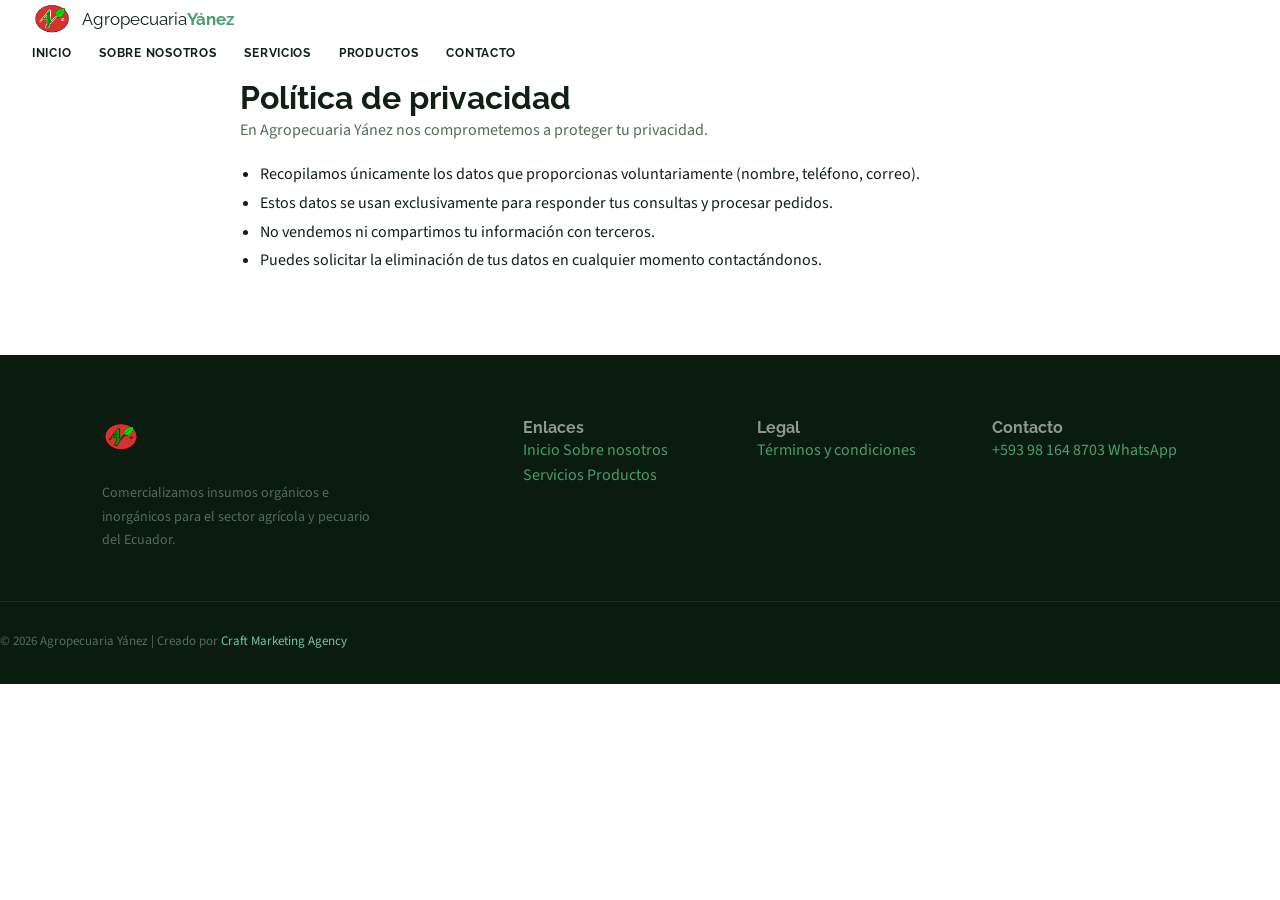
<file: pages/politica-de-privacidad.html>
<!DOCTYPE html>
<html lang="es">

<head>
  <meta charset="utf-8" />
  <meta name="viewport" content="width=device-width, initial-scale=1" />
  <title>Política de privacidad – Agropecuaria Yánez</title>
  <link rel="icon" href="../media/img/favicon.webp" type="image/webp" />
  <link rel="preconnect" href="https://fonts.googleapis.com"/>
  <link rel="preconnect" href="https://fonts.gstatic.com" crossorigin/>
  <link href="https://fonts.googleapis.com/css2?family=Raleway:wght@400;500;600;700;800&family=Source+Sans+3:wght@300;400;500;600;700&display=swap" rel="stylesheet"/>
  <link rel="stylesheet" href="../assets/style.css?v=2"/>
<!-- Google Tag Manager -->
<script>(function(w,d,s,l,i){w[l]=w[l]||[];w[l].push({'gtm.start':
new Date().getTime(),event:'gtm.js'});var f=d.getElementsByTagName(s)[0],
j=d.createElement(s),dl=l!='dataLayer'?'&l='+l:'';j.async=true;j.src=
'https://www.googletagmanager.com/gtm.js?id='+i+dl;f.parentNode.insertBefore(j,f);
})(window,document,'script','dataLayer','GTM-N7H9CGTG');</script>
<!-- End Google Tag Manager -->
</head>

<body>
<!-- Google Tag Manager (noscript) -->
<noscript><iframe src="https://www.googletagmanager.com/ns.html?id=GTM-N7H9CGTG"
height="0" width="0" style="display:none;visibility:hidden"></iframe></noscript>
<!-- End Google Tag Manager (noscript) -->
  <nav class="nav" id="mainNav">
    <a class="nav-logo" href="../index.html">
      <img src="../media/img/logo-nav.webp" alt="Agro Yánez" />
      <span class="nav-logo-text">Agropecuaria<strong>Yánez</strong></span>
    </a>
    <ul class="nav-links">
      <li><a href="../index.html" class="nav-link">Inicio</a></li>
      <li><a href="./sobre-nosotros.html" class="nav-link">Sobre nosotros</a></li>
      <li><a href="./servicios.html" class="nav-link">Servicios</a></li>
      <li><a href="./productos.html" class="nav-link">Productos</a></li>
      <li><a href="./contacto.html" class="nav-link">Contacto</a></li>
    </ul>
  </nav>

  <main class="section container" style="max-width:800px;">
    <h1 class="section-title">Política de privacidad</h1>
    <p>En Agropecuaria Yánez nos comprometemos a proteger tu privacidad.</p>
    <ul style="margin-top:16px;list-style:disc;padding-left:20px;line-height:1.8;">
      <li>Recopilamos únicamente los datos que proporcionas voluntariamente (nombre, teléfono, correo).</li>
      <li>Estos datos se usan exclusivamente para responder tus consultas y procesar pedidos.</li>
      <li>No vendemos ni compartimos tu información con terceros.</li>
      <li>Puedes solicitar la eliminación de tus datos en cualquier momento contactándonos.</li>
    </ul>
  </main>

  <footer class="footer">
    <div class="footer-grid container">
      <div class="footer-brand">
        <img src="../media/img/logo-nav.webp" alt="Agro Yánez" class="footer-logo" />
        <p>Comercializamos insumos orgánicos e inorgánicos para el sector agrícola y pecuario del Ecuador.</p>
      </div>
      <div class="footer-links">
        <h4>Enlaces</h4>
        <a href="../index.html">Inicio</a>
        <a href="./sobre-nosotros.html">Sobre nosotros</a>
        <a href="./servicios.html">Servicios</a>
        <a href="./productos.html">Productos</a>
      </div>
      <div class="footer-legal">
        <h4>Legal</h4>
        <a href="./terminos-y-condiciones.html">Términos y condiciones</a>
      </div>
      <div class="footer-contact">
        <h4>Contacto</h4>
        <a href="tel:+593981648703">+593 98 164 8703</a>
        <a href="https://wa.me/593981648703" target="_blank">WhatsApp</a>
      </div>
    </div>
    <div class="footer-bottom">
      <p>&copy; 2026 Agropecuaria Yánez | Creado por <a href="https://craftmarketing.agency" target="_blank">Craft
          Marketing Agency</a></p>
    </div>
  </footer>
</body>

</html>
</file>
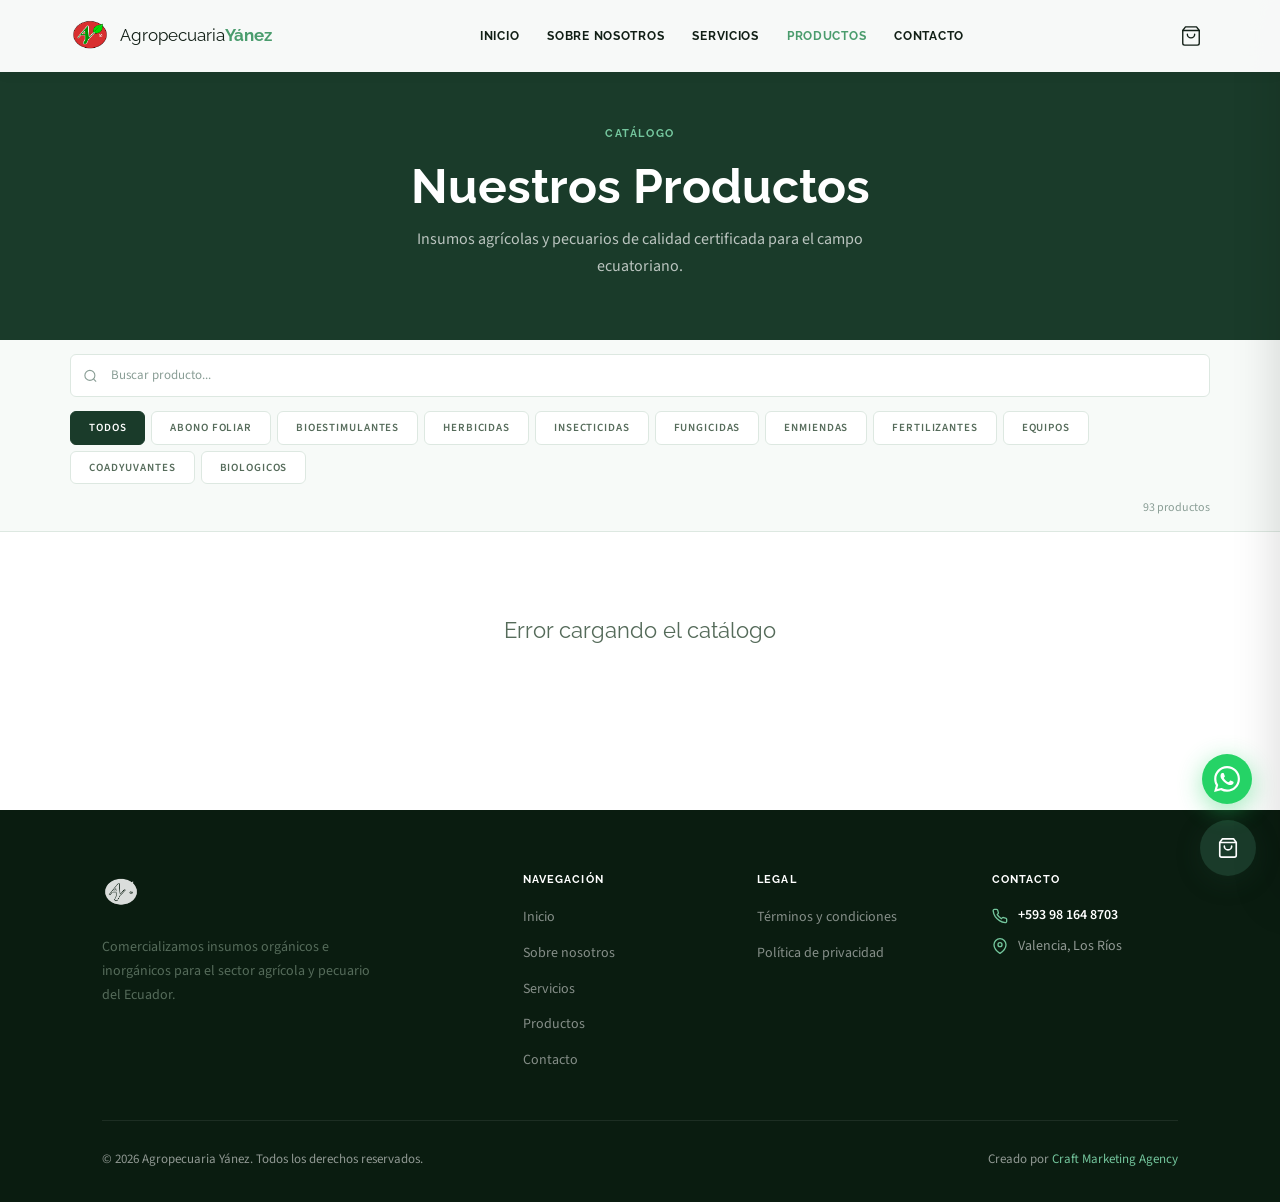
<file: pages/productos.html>
<!DOCTYPE html>
<html lang="es">
<head>
  <meta charset="utf-8"/>
  <meta name="viewport" content="width=device-width, initial-scale=1"/>
  <title>Catálogo de Productos – Agropecuaria Yánez</title>
  <meta name="description" content="Catálogo completo de insumos agrícolas y pecuarios. Fertilizantes, herbicidas, fungicidas, semillas y más. Agropecuaria Yánez, Valencia Ecuador."/>
  <link rel="icon" href="../media/img/favicon.webp" type="image/webp"/>
  <link rel="preconnect" href="https://fonts.googleapis.com"/>
  <link rel="preconnect" href="https://fonts.gstatic.com" crossorigin/>
  <link href="https://fonts.googleapis.com/css2?family=Raleway:wght@400;500;600;700;800&family=Source+Sans+3:wght@300;400;500;600;700&display=swap" rel="stylesheet"/>
  <link rel="stylesheet" href="../assets/style.css?v=2"/>
<!-- Google Tag Manager -->
<script>(function(w,d,s,l,i){w[l]=w[l]||[];w[l].push({'gtm.start':
new Date().getTime(),event:'gtm.js'});var f=d.getElementsByTagName(s)[0],
j=d.createElement(s),dl=l!='dataLayer'?'&l='+l:'';j.async=true;j.src=
'https://www.googletagmanager.com/gtm.js?id='+i+dl;f.parentNode.insertBefore(j,f);
})(window,document,'script','dataLayer','GTM-N7H9CGTG');</script>
<!-- End Google Tag Manager -->
</head>
<body>
<!-- Google Tag Manager (noscript) -->
<noscript><iframe src="https://www.googletagmanager.com/ns.html?id=GTM-N7H9CGTG"
height="0" width="0" style="display:none;visibility:hidden"></iframe></noscript>
<!-- End Google Tag Manager (noscript) -->

<a class="wa-float" href="https://wa.me/593981648703?text=Hola%20vi%20su%20web%20y%20me%20gustar%C3%ADa%20m%C3%A1s%20informaci%C3%B3n%20sobre%20sus%20productos" target="_blank" rel="noopener" aria-label="WhatsApp">
  <svg width="26" height="26" viewBox="0 0 24 24" fill="white"><path d="M17.472 14.382c-.297-.149-1.758-.867-2.03-.967-.273-.099-.471-.148-.67.15-.197.297-.767.966-.94 1.164-.173.199-.347.223-.644.075-.297-.15-1.255-.463-2.39-1.475-.883-.788-1.48-1.761-1.653-2.059-.173-.297-.018-.458.13-.606.134-.133.298-.347.446-.52.149-.174.198-.298.298-.497.099-.198.05-.371-.025-.52-.075-.149-.669-1.612-.916-2.207-.242-.579-.487-.5-.669-.51-.173-.008-.371-.01-.57-.01-.198 0-.52.074-.792.372-.272.297-1.04 1.016-1.04 2.479 0 1.462 1.065 2.875 1.213 3.074.149.198 2.096 3.2 5.077 4.487.709.306 1.262.489 1.694.625.712.227 1.36.195 1.871.118.571-.085 1.758-.719 2.006-1.413.248-.694.248-1.289.173-1.413-.074-.124-.272-.198-.57-.347m-5.421 7.403h-.004a9.87 9.87 0 01-5.031-1.378l-.361-.214-3.741.982.998-3.648-.235-.374a9.86 9.86 0 01-1.51-5.26c.001-5.45 4.436-9.884 9.888-9.884 2.64 0 5.122 1.03 6.988 2.898a9.825 9.825 0 012.893 6.994c-.003 5.45-4.437 9.884-9.885 9.884m8.413-18.297A11.815 11.815 0 0012.05 0C5.495 0 .16 5.335.157 11.892c0 2.096.547 4.142 1.588 5.945L.057 24l6.305-1.654a11.882 11.882 0 005.683 1.448h.005c6.554 0 11.89-5.335 11.893-11.893a11.821 11.821 0 00-3.48-8.413z"/></svg>
</a>

<!-- NAV -->
<nav id="mainNav" class="solid">
  <div class="nav-inner">
    <a class="nav-logo" href="../index.html">
      <img src="../media/img/logo-nav.webp" alt="Agropecuaria Yánez"/>
      <span class="nav-logo-text">Agropecuaria<strong>Yánez</strong></span>
    </a>
    <ul class="nav-links" id="navLinks">
      <li><a href="../index.html">Inicio</a></li>
      <li><a href="./sobre-nosotros.html">Sobre nosotros</a></li>
      <li><a href="./servicios.html">Servicios</a></li>
      <li><a href="./productos.html" class="active">Productos</a></li>
      <li><a href="./contacto.html">Contacto</a></li>
    </ul>
    <div style="display:flex;align-items:center;gap:16px">
      <button class="nav-cart-btn" id="navCartBtn" aria-label="Ver carrito">
        <svg viewBox="0 0 24 24" fill="none" stroke="currentColor" stroke-width="1.5" stroke-linecap="round" stroke-linejoin="round">
          <path d="M6 2L3 6v14a2 2 0 002 2h14a2 2 0 002-2V6l-3-4z"/><line x1="3" y1="6" x2="21" y2="6"/><path d="M16 10a4 4 0 01-8 0"/>
        </svg>
        <span class="nav-cart-badge" id="navCartBadge">0</span>
      </button>
      <button class="nav-hamburger" id="navHamburger" aria-label="Menú">
        <span></span><span></span><span></span>
      </button>
    </div>
  </div>
</nav>

<!-- CATALOG HERO -->
<section class="catalog-hero">
  <div class="container">
    <div class="section-label light" style="justify-content:center">Catálogo</div>
    <h1>Nuestros Productos</h1>
    <p>Insumos agrícolas y pecuarios de calidad certificada para el campo ecuatoriano.</p>
  </div>
</section>

<!-- TOOLBAR -->
<div class="toolbar" id="toolbarEl">
  <div class="toolbar-inner">
    <div class="search-box">
      <svg viewBox="0 0 24 24" fill="none" stroke="currentColor" stroke-width="1.8"><circle cx="11" cy="11" r="8"/><path d="m21 21-4.35-4.35"/></svg>
      <input id="searchInput" type="search" placeholder="Buscar producto..." autocomplete="off"/>
    </div>
    <div class="filter-pills" id="filterPills">
      <button class="pill active" data-cat="all">Todos</button>
    </div>
    <span class="toolbar-count" id="filterCount"></span>
  </div>
</div>

<!-- CATALOG -->
<main id="catalog" style="max-width:1140px;margin:0 auto;padding:0 0 80px"></main>

<!-- CART FAB -->
<button class="cart-fab" id="cartFab" aria-label="Ver carrito">
  <svg viewBox="0 0 24 24" fill="none" stroke="currentColor" stroke-width="1.8" stroke-linecap="round" stroke-linejoin="round">
    <path d="M6 2L3 6v14a2 2 0 002 2h14a2 2 0 002-2V6l-3-4z"/><line x1="3" y1="6" x2="21" y2="6"/><path d="M16 10a4 4 0 01-8 0"/>
  </svg>
  <span class="badge" id="cartBadge">0</span>
</button>

<!-- CART DRAWER -->
<div class="cart-overlay" id="cartOverlay"></div>
<aside class="cart-drawer" id="cartDrawer" aria-label="Carrito">
  <div class="cart-header">
    <button class="cart-back" id="cartBack" style="display:none" aria-label="Volver">
      <svg viewBox="0 0 24 24" fill="none" stroke="currentColor" stroke-width="2.5"><polyline points="15 18 9 12 15 6"/></svg>
    </button>
    <h2 id="cartTitle">Mi carrito</h2>
    <button class="cart-close" id="cartClose">✕</button>
  </div>
  <div class="cart-items" id="cartItems"></div>
  <div class="cart-footer">
    <div class="cart-total"><span class="cart-total-label">Total</span><span class="cart-total-value" id="cartTotal">$0</span></div>
    <div class="cart-total-items" id="cartItemCount">0 productos</div>
    <button class="btn-next" id="btnCheckout" disabled>
      Realizar pedido
      <svg viewBox="0 0 24 24" fill="none" stroke="currentColor" stroke-width="2.5" width="18" height="18"><polyline points="9 18 15 12 9 6"/></svg>
    </button>
  </div>
  <div class="cart-step2" id="cartStep2">
    <div class="step2-body">
      <div class="delivery-toggle" id="deliveryToggle">
        <button class="dtog-btn active" data-mode="delivery">Entrega a domicilio</button>
        <button class="dtog-btn" data-mode="pickup">Retiro en local</button>
      </div>
      <div class="form-field">
        <label>Nombre y Apellido</label>
        <input type="text" id="fieldName" placeholder="Ej: Juan Martínez" autocomplete="name">
      </div>
      <div class="form-field">
        <label>Teléfono / WhatsApp</label>
        <input type="tel" id="fieldPhone" placeholder="Ej: 0991234567" autocomplete="tel">
      </div>
      <div class="form-field" id="fieldAddressWrap">
        <label>Dirección de entrega</label>
        <textarea id="fieldAddress" rows="3" placeholder="Sector, calles y referencia..."></textarea>
      </div>
    </div>
    <div class="step2-footer">
      <button class="btn-whatsapp" id="btnConfirm">
        <svg viewBox="0 0 24 24" fill="currentColor" width="20" height="20"><path d="M17.472 14.382c-.297-.149-1.758-.867-2.03-.967-.273-.099-.471-.148-.67.15-.197.297-.767.966-.94 1.164-.173.199-.347.223-.644.075-.297-.15-1.255-.463-2.39-1.475-.883-.788-1.48-1.761-1.653-2.059-.173-.297-.018-.458.13-.606.134-.133.298-.347.446-.52.149-.174.198-.298.298-.497.099-.198.05-.371-.025-.52-.075-.149-.669-1.612-.916-2.207-.242-.579-.487-.5-.669-.51-.173-.008-.371-.01-.57-.01-.198 0-.52.074-.792.372-.272.297-1.04 1.016-1.04 2.479 0 1.462 1.065 2.875 1.213 3.074.149.198 2.096 3.2 5.077 4.487.709.306 1.262.489 1.694.625.712.227 1.36.195 1.871.118.571-.085 1.758-.719 2.006-1.413.248-.694.248-1.289.173-1.413-.074-.124-.272-.198-.57-.347m-5.421 7.403h-.004a9.87 9.87 0 01-5.031-1.378l-.361-.214-3.741.982.998-3.648-.235-.374a9.86 9.86 0 01-1.51-5.26c.001-5.45 4.436-9.884 9.888-9.884 2.64 0 5.122 1.03 6.988 2.898a9.825 9.825 0 012.893 6.994c-.003 5.45-4.437 9.884-9.885 9.884m8.413-18.297A11.815 11.815 0 0012.05 0C5.495 0 .16 5.335.157 11.892c0 2.096.547 4.142 1.588 5.945L.057 24l6.305-1.654a11.882 11.882 0 005.683 1.448h.005c6.554 0 11.89-5.335 11.893-11.893a11.821 11.821 0 00-3.48-8.413z"/></svg>
        Confirmar pedido por WhatsApp
      </button>
    </div>
  </div>
</aside>

<!-- MODAL -->
<div class="modal-overlay" id="modalOverlay" role="dialog" aria-modal="true">
  <div class="modal" id="modal">
    <button class="modal-close" id="modalClose">✕</button>
    <div class="modal-body">
      <div class="slider-wrap" id="sliderWrap">
        <div class="slider-track" id="sliderTrack"></div>
        <button class="slider-btn prev" id="sliderPrev"><svg viewBox="0 0 24 24" fill="none" stroke="currentColor" stroke-width="2.5"><polyline points="15 18 9 12 15 6"/></svg></button>
        <button class="slider-btn next" id="sliderNext"><svg viewBox="0 0 24 24" fill="none" stroke="currentColor" stroke-width="2.5"><polyline points="9 18 15 12 9 6"/></svg></button>
        <div class="slider-dots" id="sliderDots"></div>
      </div>
      <div class="modal-detail" id="modalDetail"></div>
    </div>
  </div>
</div>

<div class="toast" id="toast"></div>

<!-- FOOTER -->
<footer>
  <div class="container">
    <div class="footer-grid">
      <div class="footer-brand">
        <img src="../media/img/logo-nav.webp" alt="Agropecuaria Yánez" style="filter:brightness(0) invert(1);opacity:.85"/>
        <p>Comercializamos insumos orgánicos e inorgánicos para el sector agrícola y pecuario del Ecuador.</p>
      </div>
      <div class="footer-col">
        <h4>Navegación</h4>
        <ul class="footer-links-list">
          <li><a href="../index.html">Inicio</a></li>
          <li><a href="./sobre-nosotros.html">Sobre nosotros</a></li>
          <li><a href="./servicios.html">Servicios</a></li>
          <li><a href="./productos.html">Productos</a></li>
          <li><a href="./contacto.html">Contacto</a></li>
        </ul>
      </div>
      <div class="footer-col">
        <h4>Legal</h4>
        <ul class="footer-links-list">
          <li><a href="./terminos-y-condiciones.html">Términos y condiciones</a></li>
          <li><a href="./politica-de-privacidad.html">Política de privacidad</a></li>
        </ul>
      </div>
      <div class="footer-col">
        <h4>Contacto</h4>
        <div class="footer-contact-item">
          <svg width="16" height="16" viewBox="0 0 24 24" fill="none" stroke="var(--color-accent-light)" stroke-width="2" stroke-linecap="round"><path d="M22 16.92v3a2 2 0 0 1-2.18 2 19.79 19.79 0 0 1-8.63-3.07A19.5 19.5 0 0 1 4.86 13 19.79 19.79 0 0 1 1.75 4.37 2 2 0 0 1 3.73 2h3a2 2 0 0 1 2 1.72 12.84 12.84 0 0 0 .7 2.81 2 2 0 0 1-.45 2.11L7.91 9.91a16 16 0 0 0 6.18 6.18l1.27-1.27a2 2 0 0 1 2.11-.45 12.84 12.84 0 0 0 2.81.7A2 2 0 0 1 22 16.92z"/></svg>
          <a href="tel:+593981648703">+593 98 164 8703</a>
        </div>
        <div class="footer-contact-item" style="margin-top:4px">
          <svg width="16" height="16" viewBox="0 0 24 24" fill="none" stroke="var(--color-accent-light)" stroke-width="2" stroke-linecap="round"><path d="M21 10c0 7-9 13-9 13s-9-6-9-13a9 9 0 0 1 18 0z"/><circle cx="12" cy="10" r="3"/></svg>
          <span>Valencia, Los Ríos</span>
        </div>
      </div>
    </div>
    <div class="footer-bottom">
      <span>&copy; 2026 Agropecuaria Yánez. Todos los derechos reservados.</span>
      <span>Creado por <a href="https://craftmarketing.agency" target="_blank" rel="noopener">Craft Marketing Agency</a></span>
    </div>
  </div>
</footer>

<script src="https://craft-catalog-engine.pages.dev/v1/cart.js"></script>
<script>
(function(){
'use strict';

let products=[], config={}, activeFilter='all', searchQuery='';
let modalProduct=null, modalQty=1, modalVariants={}, sliderIdx=0, sliderImages=[];

const $=id=>document.getElementById(id);
const $catalog=$('catalog'),$modalOverlay=$('modalOverlay'),$modalClose=$('modalClose'),$sliderTrack=$('sliderTrack'),
  $sliderPrev=$('sliderPrev'),$sliderNext=$('sliderNext'),$sliderDots=$('sliderDots'),$modalDetail=$('modalDetail'),
  $filterPills=$('filterPills'),$searchInput=$('searchInput'),$filterCount=$('filterCount');

function normalize(s){ return (s||'').toString().toLowerCase().normalize('NFD').replace(/[̀-ͯ]/g,''); }
function formatPrice(p){ return `${config.currency||'$'}${Number(p).toFixed(2)}`; }
function variantOptDisplay(o){ return o&&typeof o==='object'?(o.label||o.name||''):(o||''); }

function actionsHTML(p){
  const hasV=Array.isArray(p.variantes)&&p.variantes.length>0;
  const items=window.CraftCart?CraftCart.items:[];
  const inQ=items.filter(ci=>String(ci.id)===String(p.id)).reduce((s,ci)=>s+ci.qty,0);
  if(!hasV&&inQ>0) return `<div class="qty-control">
    <button data-action="dec" data-id="${p.id}" data-key="${p.id}">−</button>
    <span class="qty-val">${inQ}</span>
    <button data-action="inc" data-id="${p.id}">+</button></div>`;
  return `<button class="btn-add${inQ>0?' in-cart':''}" ${hasV?`data-open="${p.id}"`:` data-add="${p.id}"`}>
    <svg width="12" height="12" viewBox="0 0 24 24" fill="none" stroke="currentColor" stroke-width="2.5"><path d="M12 5v14M5 12h14"/></svg>
    ${hasV?'Elegir':'Agregar'}</button>`;
}
function updateCardButtons(){
  document.querySelectorAll('.card').forEach(card=>{
    const p=products.find(x=>String(x.id)===String(card.dataset.id)); if(!p) return;
    const actEl=card.querySelector('.card-actions'); if(actEl) actEl.innerHTML=actionsHTML(p);
  });
}

function renderCatalog(){
  const catLabels=config.categories||{};
  const filtered=products.filter(p=>{
    const mC=activeFilter==='all'||(p.categorias||[]).includes(activeFilter);
    const mS=!searchQuery||normalize(p.nombre).includes(searchQuery)||normalize(p.descripcion||'').includes(searchQuery);
    return mC&&mS;
  });
  if($filterCount) $filterCount.textContent=`${filtered.length} producto${filtered.length!==1?'s':''}`;
  const groups={};
  filtered.forEach(p=>{ const c=(p.categorias||[])[0]||''; (groups[c]=groups[c]||[]).push(p); });
  $catalog.innerHTML='';
  if(!filtered.length){ $catalog.innerHTML='<div class="empty-state"><p>No se encontraron productos</p></div>'; return; }
  Object.keys(groups).forEach(cat=>{
    if(!groups[cat].length) return;
    const header=document.createElement('h2'); header.className='cat-header'; header.textContent=catLabels[cat]||cat; $catalog.appendChild(header);
    const grid=document.createElement('div'); grid.className='grid';
    groups[cat].forEach((p,i)=>{
      const imgs=(Array.isArray(p.imagenes)&&p.imagenes.length)?p.imagenes:[p.imagen||''];
      const hasV=Array.isArray(p.variantes)&&p.variantes.length>0;
      const card=document.createElement('div'); card.className='card'; card.dataset.id=p.id; card.style.animationDelay=`${i*0.05}s`;
      card.innerHTML=`
        <div class="card-img" data-open="${p.id}">
          <img src="${imgs[0]||''}" alt="${p.nombre}" loading="lazy" onerror="this.style.opacity=0"/>
          <div class="card-img-overlay"><button class="btn-add-hover" data-open="${p.id}">${hasV?'Elegir opciones':'Ver producto'}</button></div>
        </div>
        <div class="card-body">
          <div class="card-cat">${catLabels[(p.categorias||[])[0]]||(p.categorias||[])[0]||''}</div>
          <div class="card-name">${p.nombre}</div>
          ${p.descripcion?`<div class="card-desc">${p.descripcion}</div>`:''}
          <div class="card-footer">
            <div class="card-price">${formatPrice(p.precio)}</div>
            <div class="card-actions">${actionsHTML(p)}</div>
          </div>
        </div>`;
      grid.appendChild(card);
    });
    $catalog.appendChild(grid);
  });
}

function buildFilterPills(){
  const cats=[...new Set(products.flatMap(p=>p.categorias||[]))];
  const catLabels=config.categories||{};
  $filterPills.innerHTML='<button class="pill active" data-cat="all">Todos</button>';
  cats.forEach(cat=>{ const btn=document.createElement('button'); btn.className='pill'; btn.dataset.cat=cat; btn.textContent=catLabels[cat]||cat; $filterPills.appendChild(btn); });
}

function openModal(id){
  const p=products.find(x=>String(x.id)===String(id)); if(!p) return;
  modalProduct=p; modalQty=1; modalVariants={};
  sliderImages=(Array.isArray(p.imagenes)&&p.imagenes.length)?p.imagenes:[p.imagen||'']; sliderIdx=0;
  $sliderTrack.innerHTML=sliderImages.map(src=>`<div class="slider-slide"><img src="${src}" alt="${p.nombre}" loading="lazy"/></div>`).join('');
  $sliderTrack.style.transform='translateX(0)';
  $sliderDots.innerHTML=sliderImages.map((_,i)=>`<button class="slider-dot${i===0?' active':''}" data-idx="${i}"></button>`).join('');
  $sliderPrev.hidden=sliderImages.length<=1; $sliderNext.hidden=sliderImages.length<=1;
  renderModalDetail(); $modalOverlay.classList.add('open'); document.body.style.overflow='hidden';
}
function renderModalDetail(){
  const p=modalProduct, catLabels=config.categories||{};
  const hasV=Array.isArray(p.variantes)&&p.variantes.length>0;
  let vHTML='', showPrice=p.precio;
  if(hasV){
    vHTML=p.variantes.map(g=>`<div class="variant-group"><div class="variant-label">${g.name}</div><div class="variant-options">${g.options.map(o=>{
      const display=variantOptDisplay(o), json=JSON.stringify(o).replace(/'/g,"&#39;");
      return `<button class="variant-option${variantOptDisplay(modalVariants[g.name])===display?' selected':''}" data-group="${g.name}" data-opt='${json}'>${display}</button>`;
    }).join('')}</div></div>`).join('');
    const sv=Object.values(modalVariants).find(v=>v&&typeof v==='object'&&v.price!=null); if(sv) showPrice=sv.price;
  }
  const allS=!hasV||p.variantes.every(g=>modalVariants[g.name]);
  $modalDetail.innerHTML=`
    <div class="modal-name">${p.nombre}</div>
    <div class="modal-cat">${catLabels[(p.categorias||[])[0]]||(p.categorias||[])[0]||''}</div>
    <div class="modal-price">${formatPrice(showPrice)}</div>
    ${p.descripcion?`<div class="modal-desc">${p.descripcion}</div>`:''}
    ${vHTML}
    ${hasV&&!allS?'<p class="modal-variant-hint">Selecciona todas las opciones</p>':''}
    <div class="modal-actions">
      <div class="modal-qty"><button id="mqDec">−</button><span class="qty-val" id="mqVal">${modalQty}</span><button id="mqInc">+</button></div>
      <button class="btn-modal-add" id="btnModalAdd" ${allS?'':'disabled'}>
        <svg width="16" height="16" viewBox="0 0 24 24" fill="none" stroke="currentColor" stroke-width="2.5"><path d="M12 5v14M5 12h14"/></svg>
        Agregar al carrito
      </button>
    </div>`;
  $('mqDec')?.addEventListener('click',()=>{ if(modalQty>1){modalQty--;$('mqVal').textContent=modalQty;} });
  $('mqInc')?.addEventListener('click',()=>{ modalQty++;$('mqVal').textContent=modalQty; });
  $('btnModalAdd')?.addEventListener('click',()=>{ window.CraftCart&&CraftCart.add(modalProduct.id,modalVariants,modalQty); closeModal(); });
  $modalDetail.querySelectorAll('.variant-option').forEach(btn=>{ btn.addEventListener('click',()=>{
    try{ modalVariants[btn.dataset.group]=JSON.parse(btn.dataset.opt); }catch(e){ modalVariants[btn.dataset.group]=btn.dataset.opt; }
    renderModalDetail();
  }); });
}
function closeModal(){ $modalOverlay.classList.remove('open'); document.body.style.overflow=''; modalProduct=null; }
function slideTo(idx){ sliderIdx=Math.max(0,Math.min(idx,sliderImages.length-1)); $sliderTrack.style.transform=`translateX(-${sliderIdx*100}%)`; $sliderDots.querySelectorAll('.slider-dot').forEach((d,i)=>d.classList.toggle('active',i===sliderIdx)); }

// eventos: modal + filtros/búsqueda + slider + nav (carrito → CraftCart)
document.addEventListener('click',e=>{
  const openBtn=e.target.closest('[data-open]');
  if(openBtn&&!e.target.closest('[data-action]')){ e.preventDefault(); openModal(openBtn.dataset.open); }
});
$filterPills.addEventListener('click',e=>{ const pill=e.target.closest('.pill'); if(!pill) return; $filterPills.querySelectorAll('.pill').forEach(p=>p.classList.remove('active')); pill.classList.add('active'); activeFilter=pill.dataset.cat; renderCatalog(); });
$searchInput.addEventListener('input',()=>{ searchQuery=normalize($searchInput.value); renderCatalog(); });
$modalOverlay.addEventListener('click',e=>{ if(e.target===$modalOverlay) closeModal(); });
$modalClose.addEventListener('click',closeModal);
$sliderPrev.addEventListener('click',e=>{ e.stopPropagation(); slideTo(sliderIdx-1); });
$sliderNext.addEventListener('click',e=>{ e.stopPropagation(); slideTo(sliderIdx+1); });
$sliderDots.addEventListener('click',e=>{ const dot=e.target.closest('.slider-dot'); if(dot) slideTo(Number(dot.dataset.idx)); });
document.addEventListener('keydown',e=>{ if(e.key==='Escape') closeModal(); if(e.key==='ArrowLeft'&&$modalOverlay.classList.contains('open')) slideTo(sliderIdx-1); if(e.key==='ArrowRight'&&$modalOverlay.classList.contains('open')) slideTo(sliderIdx+1); });
let tX=0;
$('sliderWrap').addEventListener('touchstart',e=>{tX=e.changedTouches[0].clientX;},{passive:true});
$('sliderWrap').addEventListener('touchend',e=>{ const dx=e.changedTouches[0].clientX-tX; if(Math.abs(dx)>40) slideTo(dx<0?sliderIdx+1:sliderIdx-1); });
$('navHamburger').addEventListener('click',()=>{ $('navLinks').classList.toggle('open'); });
document.addEventListener('cart:change',updateCardButtons);

async function init(){
  try{ const r=await fetch('../config.json',{cache:'no-store'}); if(r.ok) config=await r.json(); }catch(e){}
  if(config.store_name) document.title=`Productos – ${config.store_name}`;
  try{ const res=await fetch('../productos.json',{cache:'no-store'}); products=await res.json(); }
  catch(e){ $catalog.innerHTML='<div class="empty-state"><p>Error cargando el catálogo</p></div>'; return; }
  buildFilterPills(); renderCatalog();
  CraftCart.init({ products, config, storageKey:'ay_cart' });
}
init().catch(e=>{ console.error(e); $catalog.innerHTML='<div class="empty-state"><p>Error cargando el catálogo</p></div>'; });
})();
</script>
</body>
</html>
</file>
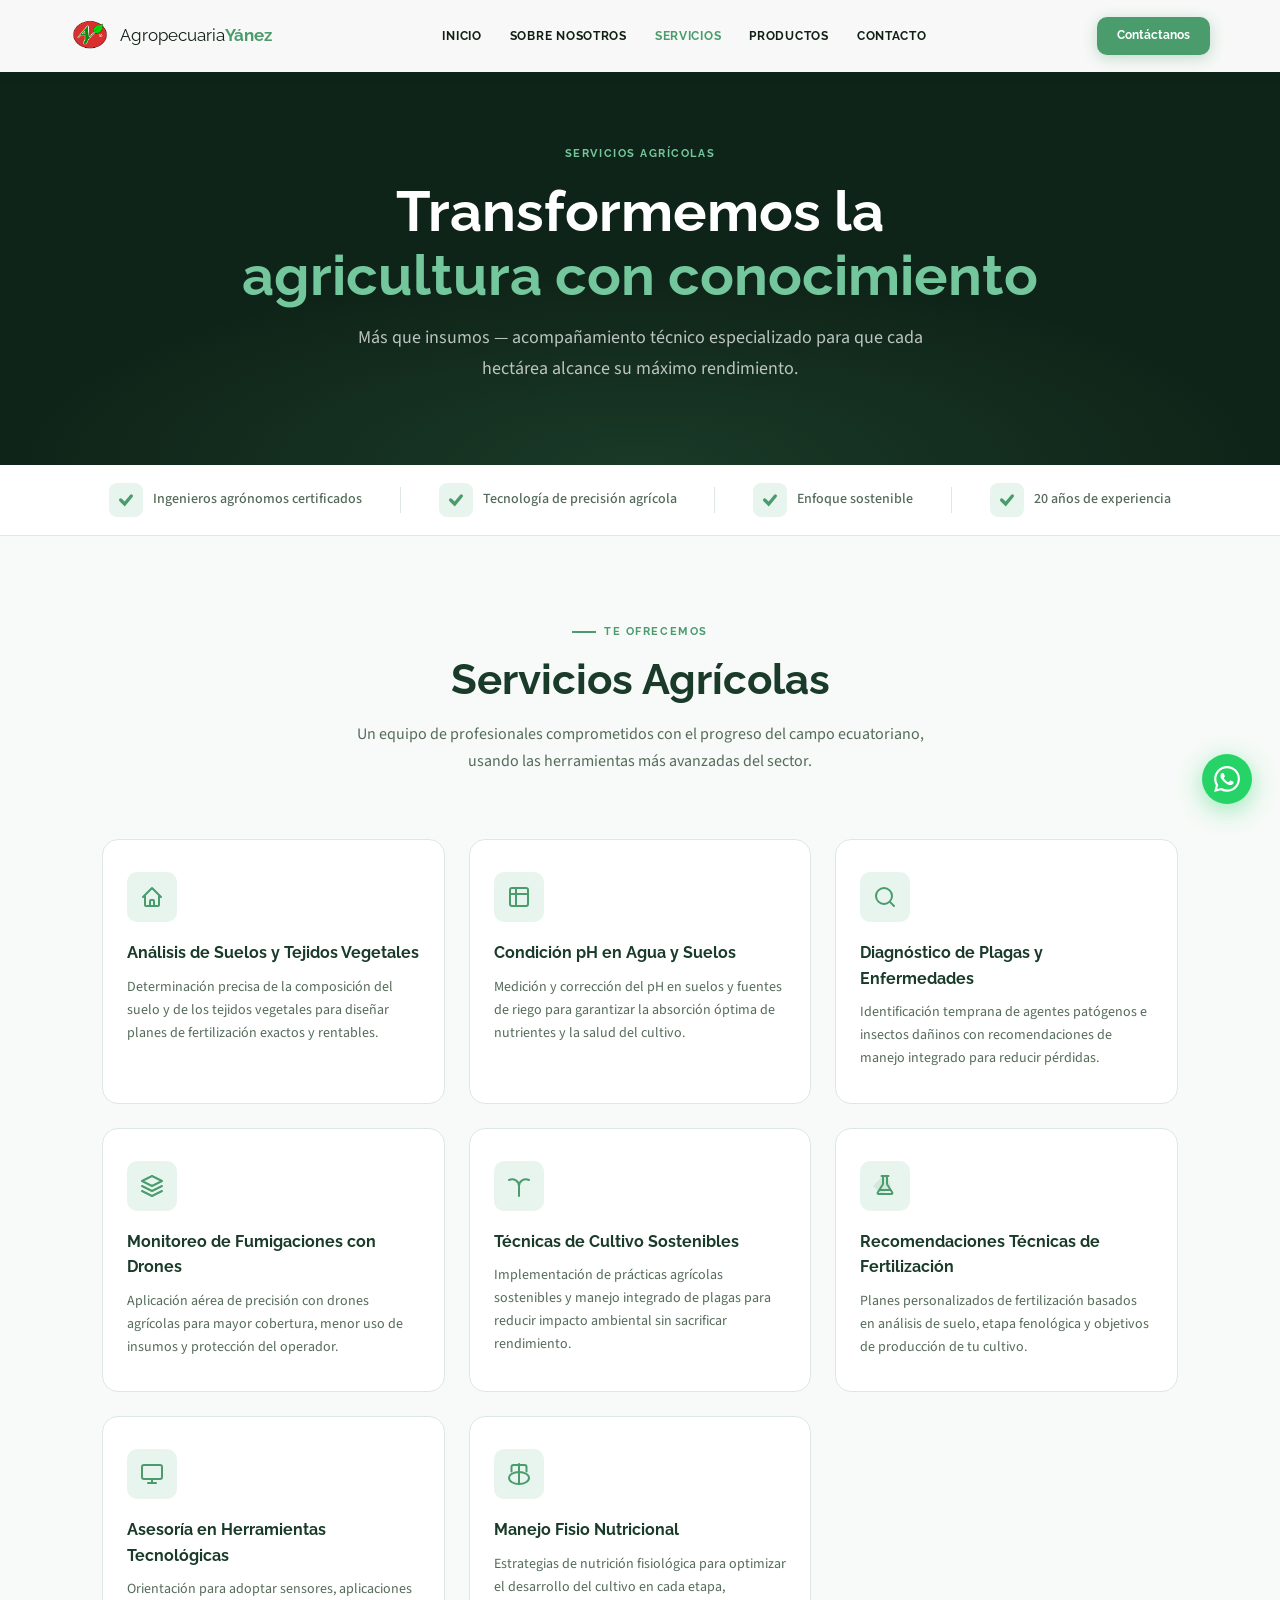
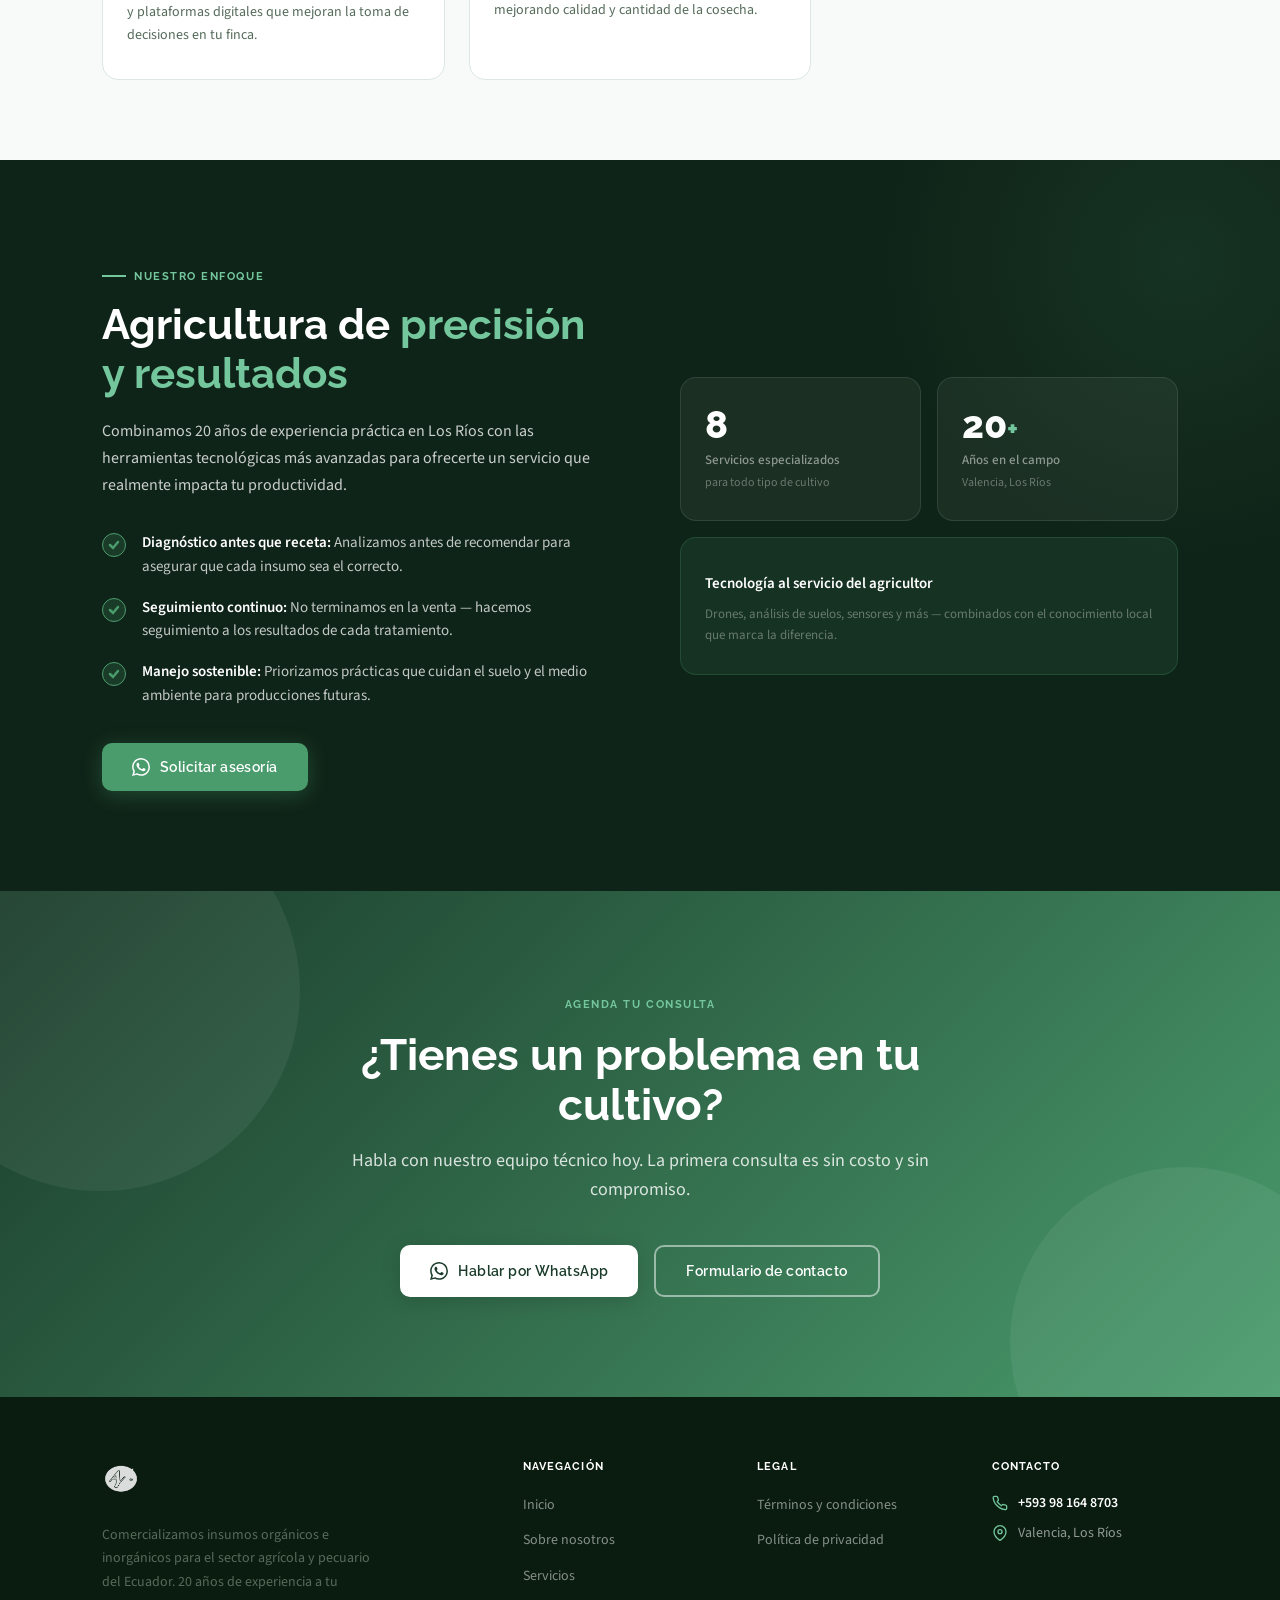
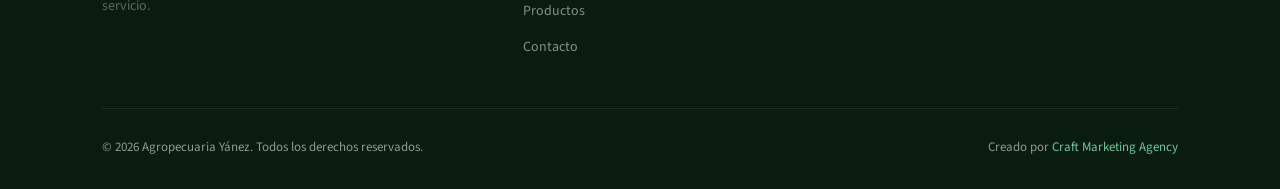
<file: pages/servicios.html>
<!DOCTYPE html>
<html lang="es">
<head>
  <meta charset="utf-8"/>
  <meta name="viewport" content="width=device-width, initial-scale=1"/>
  <title>Servicios Agrícolas – Agropecuaria Yánez</title>
  <meta name="description" content="Servicios agrícolas especializados: análisis de suelos, diagnóstico de plagas, monitoreo con drones, asesoría técnica y más. Agropecuaria Yánez, Valencia Ecuador."/>
  <link rel="icon" href="../media/img/favicon.webp" type="image/webp"/>
  <link rel="preconnect" href="https://fonts.googleapis.com"/>
  <link rel="preconnect" href="https://fonts.gstatic.com" crossorigin/>
  <link href="https://fonts.googleapis.com/css2?family=Raleway:wght@400;500;600;700;800&family=Source+Sans+3:wght@300;400;500;600;700&display=swap" rel="stylesheet"/>
  <link rel="stylesheet" href="../assets/style.css?v=2"/>
<!-- Google Tag Manager -->
<script>(function(w,d,s,l,i){w[l]=w[l]||[];w[l].push({'gtm.start':
new Date().getTime(),event:'gtm.js'});var f=d.getElementsByTagName(s)[0],
j=d.createElement(s),dl=l!='dataLayer'?'&l='+l:'';j.async=true;j.src=
'https://www.googletagmanager.com/gtm.js?id='+i+dl;f.parentNode.insertBefore(j,f);
})(window,document,'script','dataLayer','GTM-N7H9CGTG');</script>
<!-- End Google Tag Manager -->
</head>
<body>
<!-- Google Tag Manager (noscript) -->
<noscript><iframe src="https://www.googletagmanager.com/ns.html?id=GTM-N7H9CGTG"
height="0" width="0" style="display:none;visibility:hidden"></iframe></noscript>
<!-- End Google Tag Manager (noscript) -->

<a class="wa-float" href="https://wa.me/593981648703?text=Hola%20vi%20su%20web%20y%20me%20gustar%C3%ADa%20m%C3%A1s%20informaci%C3%B3n%20sobre%20sus%20servicios" target="_blank" rel="noopener" aria-label="WhatsApp">
  <svg width="26" height="26" viewBox="0 0 24 24" fill="white"><path d="M17.472 14.382c-.297-.149-1.758-.867-2.03-.967-.273-.099-.471-.148-.67.15-.197.297-.767.966-.94 1.164-.173.199-.347.223-.644.075-.297-.15-1.255-.463-2.39-1.475-.883-.788-1.48-1.761-1.653-2.059-.173-.297-.018-.458.13-.606.134-.133.298-.347.446-.52.149-.174.198-.298.298-.497.099-.198.05-.371-.025-.52-.075-.149-.669-1.612-.916-2.207-.242-.579-.487-.5-.669-.51-.173-.008-.371-.01-.57-.01-.198 0-.52.074-.792.372-.272.297-1.04 1.016-1.04 2.479 0 1.462 1.065 2.875 1.213 3.074.149.198 2.096 3.2 5.077 4.487.709.306 1.262.489 1.694.625.712.227 1.36.195 1.871.118.571-.085 1.758-.719 2.006-1.413.248-.694.248-1.289.173-1.413-.074-.124-.272-.198-.57-.347m-5.421 7.403h-.004a9.87 9.87 0 01-5.031-1.378l-.361-.214-3.741.982.998-3.648-.235-.374a9.86 9.86 0 01-1.51-5.26c.001-5.45 4.436-9.884 9.888-9.884 2.64 0 5.122 1.03 6.988 2.898a9.825 9.825 0 012.893 6.994c-.003 5.45-4.437 9.884-9.885 9.884m8.413-18.297A11.815 11.815 0 0012.05 0C5.495 0 .16 5.335.157 11.892c0 2.096.547 4.142 1.588 5.945L.057 24l6.305-1.654a11.882 11.882 0 005.683 1.448h.005c6.554 0 11.89-5.335 11.893-11.893a11.821 11.821 0 00-3.48-8.413z"/></svg>
</a>

<nav id="mainNav" class="solid">
  <div class="nav-inner">
    <a class="nav-logo" href="../index.html">
      <img src="../media/img/logo-nav.webp" alt="Agropecuaria Yánez"/>
      <span class="nav-logo-text">Agropecuaria<strong>Yánez</strong></span>
    </a>
    <ul class="nav-links" id="navLinks">
      <li><a href="../index.html">Inicio</a></li>
      <li><a href="./sobre-nosotros.html">Sobre nosotros</a></li>
      <li><a href="./servicios.html" class="active">Servicios</a></li>
      <li><a href="./productos.html">Productos</a></li>
      <li><a href="./contacto.html">Contacto</a></li>
    </ul>
    <div style="display:flex;align-items:center;gap:16px">
      <a class="nav-cta" href="./contacto.html">Contáctanos</a>
      <button class="nav-hamburger" id="navHamburger" aria-label="Menú">
        <span></span><span></span><span></span>
      </button>
    </div>
  </div>
</nav>

<!-- HERO SERVICIOS -->
<section class="servicios-hero">
  <div class="container">
    <div class="servicios-hero-content">
      <div class="section-label light" style="justify-content:center">Servicios agrícolas</div>
      <h1>Transformemos la<br/><span style="color:var(--color-accent-light)">agricultura con conocimiento</span></h1>
      <p>Más que insumos — acompañamiento técnico especializado para que cada hectárea alcance su máximo rendimiento.</p>
    </div>
  </div>
</section>

<!-- TRUST BAR -->
<div class="trust-bar">
  <div class="trust-bar-inner">
    <div class="trust-item">
      <div class="trust-icon">
        <svg width="16" height="16" viewBox="0 0 12 12" fill="none" stroke="var(--color-accent)" stroke-width="2.5" stroke-linecap="round"><polyline points="2,6 5,9 10,3"/></svg>
      </div>
      Ingenieros agrónomos certificados
    </div>
    <div class="trust-divider"></div>
    <div class="trust-item">
      <div class="trust-icon">
        <svg width="16" height="16" viewBox="0 0 12 12" fill="none" stroke="var(--color-accent)" stroke-width="2.5" stroke-linecap="round"><polyline points="2,6 5,9 10,3"/></svg>
      </div>
      Tecnología de precisión agrícola
    </div>
    <div class="trust-divider"></div>
    <div class="trust-item">
      <div class="trust-icon">
        <svg width="16" height="16" viewBox="0 0 12 12" fill="none" stroke="var(--color-accent)" stroke-width="2.5" stroke-linecap="round"><polyline points="2,6 5,9 10,3"/></svg>
      </div>
      Enfoque sostenible
    </div>
    <div class="trust-divider"></div>
    <div class="trust-item">
      <div class="trust-icon">
        <svg width="16" height="16" viewBox="0 0 12 12" fill="none" stroke="var(--color-accent)" stroke-width="2.5" stroke-linecap="round"><polyline points="2,6 5,9 10,3"/></svg>
      </div>
      20 años de experiencia
    </div>
  </div>
</div>

<!-- SERVICIOS GRID -->
<section class="section" style="background:var(--bg-light)">
  <div class="container">
    <div class="section-header">
      <div class="section-label">Te ofrecemos</div>
      <h2>Servicios Agrícolas</h2>
      <p>Un equipo de profesionales comprometidos con el progreso del campo ecuatoriano, usando las herramientas más avanzadas del sector.</p>
    </div>
    <div class="services-grid" style="grid-template-columns:repeat(auto-fill,minmax(280px,1fr))">

      <!-- 1 -->
      <div class="service-card">
        <div class="service-icon-wrap">
          <svg width="24" height="24" viewBox="0 0 24 24" fill="none" stroke="currentColor" stroke-width="2" stroke-linecap="round" stroke-linejoin="round">
            <path d="M3 12l2-2m0 0l7-7 7 7M5 10v10a1 1 0 001 1h3m10-11l2 2m-2-2v10a1 1 0 01-1 1h-3m-6 0a1 1 0 001-1v-4a1 1 0 011-1h2a1 1 0 011 1v4a1 1 0 001 1m-6 0h6"/>
          </svg>
        </div>
        <div class="service-title">Análisis de Suelos y Tejidos Vegetales</div>
        <p class="service-desc">Determinación precisa de la composición del suelo y de los tejidos vegetales para diseñar planes de fertilización exactos y rentables.</p>
      </div>

      <!-- 2 -->
      <div class="service-card">
        <div class="service-icon-wrap">
          <svg width="24" height="24" viewBox="0 0 24 24" fill="none" stroke="currentColor" stroke-width="2" stroke-linecap="round" stroke-linejoin="round">
            <path d="M9 3H5a2 2 0 0 0-2 2v4m6-6h10a2 2 0 0 1 2 2v4M9 3v18m0 0h10a2 2 0 0 0 2-2V9M9 21H5a2 2 0 0 1-2-2V9m0 0h18"/>
          </svg>
        </div>
        <div class="service-title">Condición pH en Agua y Suelos</div>
        <p class="service-desc">Medición y corrección del pH en suelos y fuentes de riego para garantizar la absorción óptima de nutrientes y la salud del cultivo.</p>
      </div>

      <!-- 3 -->
      <div class="service-card">
        <div class="service-icon-wrap">
          <svg width="24" height="24" viewBox="0 0 24 24" fill="none" stroke="currentColor" stroke-width="2" stroke-linecap="round" stroke-linejoin="round">
            <circle cx="11" cy="11" r="8"/><path d="m21 21-4.35-4.35"/>
          </svg>
        </div>
        <div class="service-title">Diagnóstico de Plagas y Enfermedades</div>
        <p class="service-desc">Identificación temprana de agentes patógenos e insectos dañinos con recomendaciones de manejo integrado para reducir pérdidas.</p>
      </div>

      <!-- 4 -->
      <div class="service-card">
        <div class="service-icon-wrap">
          <svg width="24" height="24" viewBox="0 0 24 24" fill="none" stroke="currentColor" stroke-width="2" stroke-linecap="round" stroke-linejoin="round">
            <path d="M12 2L2 7l10 5 10-5-10-5z"/><path d="M2 17l10 5 10-5"/><path d="M2 12l10 5 10-5"/>
          </svg>
        </div>
        <div class="service-title">Monitoreo de Fumigaciones con Drones</div>
        <p class="service-desc">Aplicación aérea de precisión con drones agrícolas para mayor cobertura, menor uso de insumos y protección del operador.</p>
      </div>

      <!-- 5 -->
      <div class="service-card">
        <div class="service-icon-wrap">
          <svg width="24" height="24" viewBox="0 0 24 24" fill="none" stroke="currentColor" stroke-width="2" stroke-linecap="round" stroke-linejoin="round">
            <path d="M12 22V12M12 12C12 7 7 4 2 6M12 12C12 7 17 4 22 6"/>
          </svg>
        </div>
        <div class="service-title">Técnicas de Cultivo Sostenibles</div>
        <p class="service-desc">Implementación de prácticas agrícolas sostenibles y manejo integrado de plagas para reducir impacto ambiental sin sacrificar rendimiento.</p>
      </div>

      <!-- 6 -->
      <div class="service-card">
        <div class="service-icon-wrap">
          <svg width="24" height="24" viewBox="0 0 24 24" fill="none" stroke="currentColor" stroke-width="2" stroke-linecap="round" stroke-linejoin="round">
            <path d="M9 3h6l3 9-9 9-9-9z" opacity=".15" fill="currentColor" stroke="none"/>
            <path d="M10 2v7.527a2 2 0 0 1-.211.896L4.72 18.5A1 1 0 0 0 5.535 20h12.93a1 1 0 0 0 .814-1.5l-5.069-8.077A2 2 0 0 1 14 9.527V2"/>
            <path d="M8.5 2h7"/><path d="M7 16h10"/>
          </svg>
        </div>
        <div class="service-title">Recomendaciones Técnicas de Fertilización</div>
        <p class="service-desc">Planes personalizados de fertilización basados en análisis de suelo, etapa fenológica y objetivos de producción de tu cultivo.</p>
      </div>

      <!-- 7 -->
      <div class="service-card">
        <div class="service-icon-wrap">
          <svg width="24" height="24" viewBox="0 0 24 24" fill="none" stroke="currentColor" stroke-width="2" stroke-linecap="round" stroke-linejoin="round">
            <rect x="2" y="3" width="20" height="14" rx="2"/><path d="M8 21h8M12 17v4"/>
          </svg>
        </div>
        <div class="service-title">Asesoría en Herramientas Tecnológicas</div>
        <p class="service-desc">Orientación para adoptar sensores, aplicaciones y plataformas digitales que mejoran la toma de decisiones en tu finca.</p>
      </div>

      <!-- 8 -->
      <div class="service-card">
        <div class="service-icon-wrap">
          <svg width="24" height="24" viewBox="0 0 24 24" fill="none" stroke="currentColor" stroke-width="2" stroke-linecap="round" stroke-linejoin="round">
            <path d="M4.5 9.5V5a2 2 0 0 1 2-2h11a2 2 0 0 1 2 2v4.5"/><path d="M12 2v20"/><path d="M2 16c0-3.314 4.477-6 10-6s10 2.686 10 6-4.477 6-10 6-10-2.686-10-6z"/>
          </svg>
        </div>
        <div class="service-title">Manejo Fisio Nutricional</div>
        <p class="service-desc">Estrategias de nutrición fisiológica para optimizar el desarrollo del cultivo en cada etapa, mejorando calidad y cantidad de la cosecha.</p>
      </div>

    </div>
  </div>
</section>

<!-- DARK SECTION - Por qué nuestros servicios -->
<section class="section-dark">
  <div class="container">
    <div class="dark-grid">
      <div class="dark-text">
        <div class="section-label light">Nuestro enfoque</div>
        <h2>Agricultura de <span>precisión y resultados</span></h2>
        <p>Combinamos 20 años de experiencia práctica en Los Ríos con las herramientas tecnológicas más avanzadas para ofrecerte un servicio que realmente impacta tu productividad.</p>
        <ul class="features-list">
          <li class="feature-item">
            <div class="feature-check"><svg width="12" height="12" viewBox="0 0 12 12" fill="none" stroke="currentColor" stroke-width="2.5" stroke-linecap="round"><polyline points="2,6 5,9 10,3"/></svg></div>
            <div class="feature-text"><strong>Diagnóstico antes que receta:</strong> Analizamos antes de recomendar para asegurar que cada insumo sea el correcto.</div>
          </li>
          <li class="feature-item">
            <div class="feature-check"><svg width="12" height="12" viewBox="0 0 12 12" fill="none" stroke="currentColor" stroke-width="2.5" stroke-linecap="round"><polyline points="2,6 5,9 10,3"/></svg></div>
            <div class="feature-text"><strong>Seguimiento continuo:</strong> No terminamos en la venta — hacemos seguimiento a los resultados de cada tratamiento.</div>
          </li>
          <li class="feature-item">
            <div class="feature-check"><svg width="12" height="12" viewBox="0 0 12 12" fill="none" stroke="currentColor" stroke-width="2.5" stroke-linecap="round"><polyline points="2,6 5,9 10,3"/></svg></div>
            <div class="feature-text"><strong>Manejo sostenible:</strong> Priorizamos prácticas que cuidan el suelo y el medio ambiente para producciones futuras.</div>
          </li>
        </ul>
        <div style="margin-top:36px">
          <a class="btn btn-accent" href="https://wa.me/593981648703?text=Hola%2C%20me%20interesa%20agendar%20una%20asesoria%20tecnica" target="_blank" rel="noopener">
            <svg width="18" height="18" viewBox="0 0 24 24" fill="currentColor"><path d="M17.472 14.382c-.297-.149-1.758-.867-2.03-.967-.273-.099-.471-.148-.67.15-.197.297-.767.966-.94 1.164-.173.199-.347.223-.644.075-.297-.15-1.255-.463-2.39-1.475-.883-.788-1.48-1.761-1.653-2.059-.173-.297-.018-.458.13-.606.134-.133.298-.347.446-.52.149-.174.198-.298.298-.497.099-.198.05-.371-.025-.52-.075-.149-.669-1.612-.916-2.207-.242-.579-.487-.5-.669-.51-.173-.008-.371-.01-.57-.01-.198 0-.52.074-.792.372-.272.297-1.04 1.016-1.04 2.479 0 1.462 1.065 2.875 1.213 3.074.149.198 2.096 3.2 5.077 4.487.709.306 1.262.489 1.694.625.712.227 1.36.195 1.871.118.571-.085 1.758-.719 2.006-1.413.248-.694.248-1.289.173-1.413-.074-.124-.272-.198-.57-.347m-5.421 7.403h-.004a9.87 9.87 0 01-5.031-1.378l-.361-.214-3.741.982.998-3.648-.235-.374a9.86 9.86 0 01-1.51-5.26c.001-5.45 4.436-9.884 9.888-9.884 2.64 0 5.122 1.03 6.988 2.898a9.825 9.825 0 012.893 6.994c-.003 5.45-4.437 9.884-9.885 9.884m8.413-18.297A11.815 11.815 0 0012.05 0C5.495 0 .16 5.335.157 11.892c0 2.096.547 4.142 1.588 5.945L.057 24l6.305-1.654a11.882 11.882 0 005.683 1.448h.005c6.554 0 11.89-5.335 11.893-11.893a11.821 11.821 0 00-3.48-8.413z"/></svg>
            Solicitar asesoría
          </a>
        </div>
      </div>
      <div class="dark-stats">
        <div class="dark-stat-card">
          <div class="dark-num">8</div>
          <div class="dark-label">Servicios especializados</div>
          <div class="dark-sublabel">para todo tipo de cultivo</div>
        </div>
        <div class="dark-stat-card">
          <div class="dark-num">20<span>+</span></div>
          <div class="dark-label">Años en el campo</div>
          <div class="dark-sublabel">Valencia, Los Ríos</div>
        </div>
        <div class="dark-stat-card accent-card">
          <div class="dark-label" style="font-size:15px;color:white;font-weight:600;margin-bottom:8px">Tecnología al servicio del agricultor</div>
          <div class="dark-sublabel" style="font-size:13px">Drones, análisis de suelos, sensores y más — combinados con el conocimiento local que marca la diferencia.</div>
        </div>
      </div>
    </div>
  </div>
</section>

<!-- CTA -->
<section class="section-cta">
  <div class="container">
    <div class="cta-inner">
      <div class="section-label light center">Agenda tu consulta</div>
      <h2>¿Tienes un problema en tu cultivo?</h2>
      <p>Habla con nuestro equipo técnico hoy. La primera consulta es sin costo y sin compromiso.</p>
      <div class="cta-actions">
        <a class="btn btn-white" href="https://wa.me/593981648703?text=Hola%2C%20necesito%20asistencia%20t%C3%A9cnica%20para%20mi%20cultivo" target="_blank" rel="noopener">
          <svg width="18" height="18" viewBox="0 0 24 24" fill="currentColor"><path d="M17.472 14.382c-.297-.149-1.758-.867-2.03-.967-.273-.099-.471-.148-.67.15-.197.297-.767.966-.94 1.164-.173.199-.347.223-.644.075-.297-.15-1.255-.463-2.39-1.475-.883-.788-1.48-1.761-1.653-2.059-.173-.297-.018-.458.13-.606.134-.133.298-.347.446-.52.149-.174.198-.298.298-.497.099-.198.05-.371-.025-.52-.075-.149-.669-1.612-.916-2.207-.242-.579-.487-.5-.669-.51-.173-.008-.371-.01-.57-.01-.198 0-.52.074-.792.372-.272.297-1.04 1.016-1.04 2.479 0 1.462 1.065 2.875 1.213 3.074.149.198 2.096 3.2 5.077 4.487.709.306 1.262.489 1.694.625.712.227 1.36.195 1.871.118.571-.085 1.758-.719 2.006-1.413.248-.694.248-1.289.173-1.413-.074-.124-.272-.198-.57-.347m-5.421 7.403h-.004a9.87 9.87 0 01-5.031-1.378l-.361-.214-3.741.982.998-3.648-.235-.374a9.86 9.86 0 01-1.51-5.26c.001-5.45 4.436-9.884 9.888-9.884 2.64 0 5.122 1.03 6.988 2.898a9.825 9.825 0 012.893 6.994c-.003 5.45-4.437 9.884-9.885 9.884m8.413-18.297A11.815 11.815 0 0012.05 0C5.495 0 .16 5.335.157 11.892c0 2.096.547 4.142 1.588 5.945L.057 24l6.305-1.654a11.882 11.882 0 005.683 1.448h.005c6.554 0 11.89-5.335 11.893-11.893a11.821 11.821 0 00-3.48-8.413z"/></svg>
          Hablar por WhatsApp
        </a>
        <a class="btn btn-outline" href="./contacto.html">Formulario de contacto</a>
      </div>
    </div>
  </div>
</section>

<!-- FOOTER -->
<footer>
  <div class="container">
    <div class="footer-grid">
      <div class="footer-brand">
        <img src="../media/img/logo-nav.webp" alt="Agropecuaria Yánez" style="filter:brightness(0) invert(1);opacity:.85"/>
        <p>Comercializamos insumos orgánicos e inorgánicos para el sector agrícola y pecuario del Ecuador. 20 años de experiencia a tu servicio.</p>
      </div>
      <div class="footer-col">
        <h4>Navegación</h4>
        <ul class="footer-links-list">
          <li><a href="../index.html">Inicio</a></li>
          <li><a href="./sobre-nosotros.html">Sobre nosotros</a></li>
          <li><a href="./servicios.html">Servicios</a></li>
          <li><a href="./productos.html">Productos</a></li>
          <li><a href="./contacto.html">Contacto</a></li>
        </ul>
      </div>
      <div class="footer-col">
        <h4>Legal</h4>
        <ul class="footer-links-list">
          <li><a href="./terminos-y-condiciones.html">Términos y condiciones</a></li>
          <li><a href="./politica-de-privacidad.html">Política de privacidad</a></li>
        </ul>
      </div>
      <div class="footer-col">
        <h4>Contacto</h4>
        <div class="footer-contact-item">
          <svg width="16" height="16" viewBox="0 0 24 24" fill="none" stroke="var(--color-accent-light)" stroke-width="2" stroke-linecap="round"><path d="M22 16.92v3a2 2 0 0 1-2.18 2 19.79 19.79 0 0 1-8.63-3.07A19.5 19.5 0 0 1 4.86 13 19.79 19.79 0 0 1 1.75 4.37 2 2 0 0 1 3.73 2h3a2 2 0 0 1 2 1.72 12.84 12.84 0 0 0 .7 2.81 2 2 0 0 1-.45 2.11L7.91 9.91a16 16 0 0 0 6.18 6.18l1.27-1.27a2 2 0 0 1 2.11-.45 12.84 12.84 0 0 0 2.81.7A2 2 0 0 1 22 16.92z"/></svg>
          <a href="tel:+593981648703">+593 98 164 8703</a>
        </div>
        <div class="footer-contact-item" style="margin-top:4px">
          <svg width="16" height="16" viewBox="0 0 24 24" fill="none" stroke="var(--color-accent-light)" stroke-width="2" stroke-linecap="round"><path d="M21 10c0 7-9 13-9 13s-9-6-9-13a9 9 0 0 1 18 0z"/><circle cx="12" cy="10" r="3"/></svg>
          <span>Valencia, Los Ríos</span>
        </div>
      </div>
    </div>
    <div class="footer-bottom">
      <span>&copy; 2026 Agropecuaria Yánez. Todos los derechos reservados.</span>
      <span>Creado por <a href="https://craftmarketing.agency" target="_blank" rel="noopener">Craft Marketing Agency</a></span>
    </div>
  </div>
</footer>

<script>
  document.getElementById('navHamburger').addEventListener('click', () => {
    document.getElementById('navLinks').classList.toggle('open');
  });
</script>
</body>
</html>
</file>
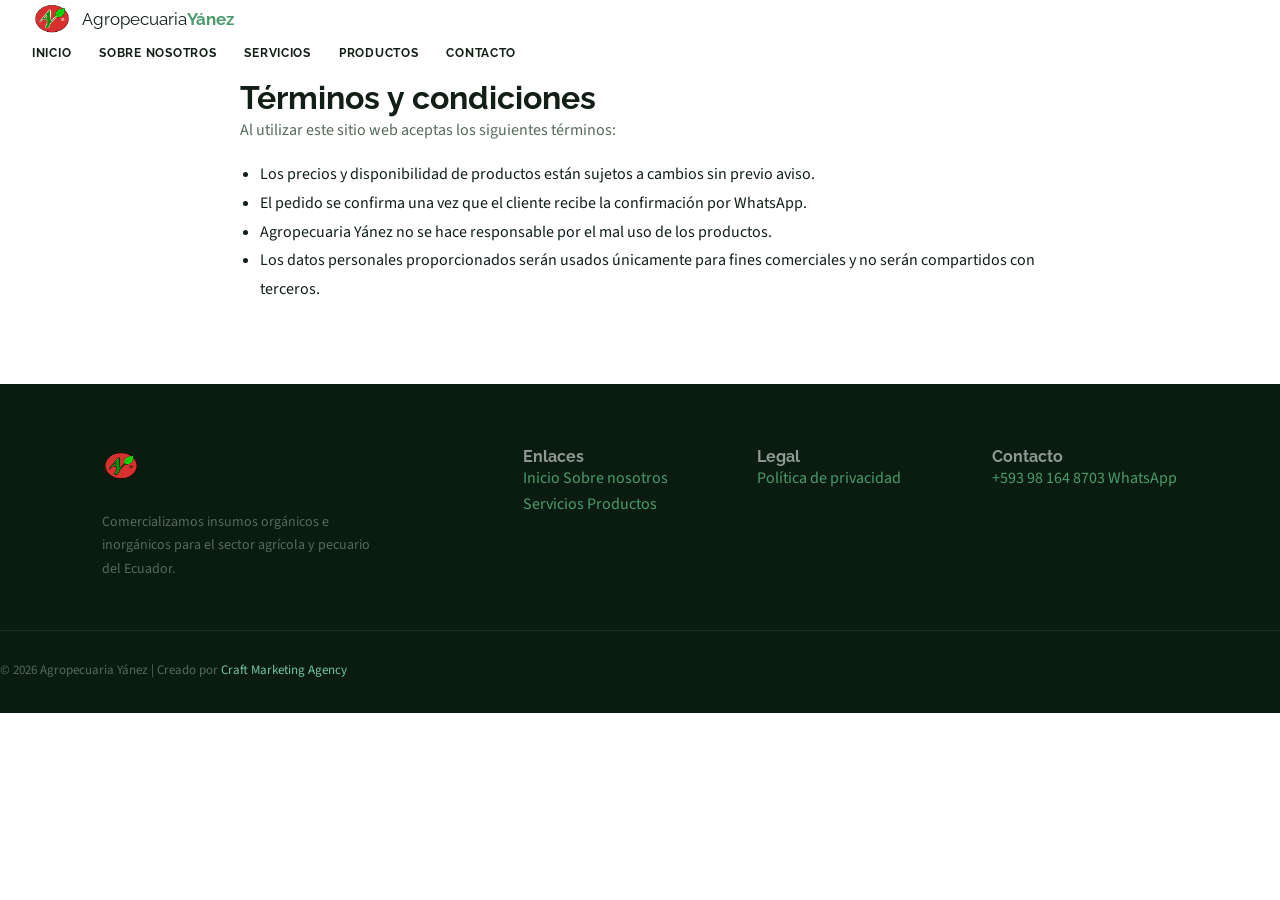
<file: pages/terminos-y-condiciones.html>
<!DOCTYPE html>
<html lang="es">

<head>
  <meta charset="utf-8" />
  <meta name="viewport" content="width=device-width, initial-scale=1" />
  <title>Términos y condiciones – Agropecuaria Yánez</title>
  <link rel="icon" href="../media/img/favicon.webp" type="image/webp" />
  <link rel="preconnect" href="https://fonts.googleapis.com"/>
  <link rel="preconnect" href="https://fonts.gstatic.com" crossorigin/>
  <link href="https://fonts.googleapis.com/css2?family=Raleway:wght@400;500;600;700;800&family=Source+Sans+3:wght@300;400;500;600;700&display=swap" rel="stylesheet"/>
  <link rel="stylesheet" href="../assets/style.css?v=2"/>
<!-- Google Tag Manager -->
<script>(function(w,d,s,l,i){w[l]=w[l]||[];w[l].push({'gtm.start':
new Date().getTime(),event:'gtm.js'});var f=d.getElementsByTagName(s)[0],
j=d.createElement(s),dl=l!='dataLayer'?'&l='+l:'';j.async=true;j.src=
'https://www.googletagmanager.com/gtm.js?id='+i+dl;f.parentNode.insertBefore(j,f);
})(window,document,'script','dataLayer','GTM-N7H9CGTG');</script>
<!-- End Google Tag Manager -->
</head>

<body>
<!-- Google Tag Manager (noscript) -->
<noscript><iframe src="https://www.googletagmanager.com/ns.html?id=GTM-N7H9CGTG"
height="0" width="0" style="display:none;visibility:hidden"></iframe></noscript>
<!-- End Google Tag Manager (noscript) -->
  <nav class="nav" id="mainNav">
    <a class="nav-logo" href="../index.html">
      <img src="../media/img/logo-nav.webp" alt="Agro Yánez" />
      <span class="nav-logo-text">Agropecuaria<strong>Yánez</strong></span>
    </a>
    <ul class="nav-links">
      <li><a href="../index.html" class="nav-link">Inicio</a></li>
      <li><a href="./sobre-nosotros.html" class="nav-link">Sobre nosotros</a></li>
      <li><a href="./servicios.html" class="nav-link">Servicios</a></li>
      <li><a href="./productos.html" class="nav-link">Productos</a></li>
      <li><a href="./contacto.html" class="nav-link">Contacto</a></li>
    </ul>
  </nav>

  <main class="section container" style="max-width:800px;">
    <h1 class="section-title">Términos y condiciones</h1>
    <p>Al utilizar este sitio web aceptas los siguientes términos:</p>
    <ul style="margin-top:16px;list-style:disc;padding-left:20px;line-height:1.8;">
      <li>Los precios y disponibilidad de productos están sujetos a cambios sin previo aviso.</li>
      <li>El pedido se confirma una vez que el cliente recibe la confirmación por WhatsApp.</li>
      <li>Agropecuaria Yánez no se hace responsable por el mal uso de los productos.</li>
      <li>Los datos personales proporcionados serán usados únicamente para fines comerciales y no serán compartidos con
        terceros.</li>
    </ul>
  </main>

  <footer class="footer">
    <div class="footer-grid container">
      <div class="footer-brand">
        <img src="../media/img/logo-nav.webp" alt="Agro Yánez" class="footer-logo" />
        <p>Comercializamos insumos orgánicos e inorgánicos para el sector agrícola y pecuario del Ecuador.</p>
      </div>
      <div class="footer-links">
        <h4>Enlaces</h4>
        <a href="../index.html">Inicio</a>
        <a href="./sobre-nosotros.html">Sobre nosotros</a>
        <a href="./servicios.html">Servicios</a>
        <a href="./productos.html">Productos</a>
      </div>
      <div class="footer-legal">
        <h4>Legal</h4>
        <a href="./politica-de-privacidad.html">Política de privacidad</a>
      </div>
      <div class="footer-contact">
        <h4>Contacto</h4>
        <a href="tel:+593981648703">+593 98 164 8703</a>
        <a href="https://wa.me/593981648703" target="_blank">WhatsApp</a>
      </div>
    </div>
    <div class="footer-bottom">
      <p>&copy; 2026 Agropecuaria Yánez | Creado por <a href="https://craftmarketing.agency" target="_blank">Craft
          Marketing Agency</a></p>
    </div>
  </footer>
</body>

</html>
</file>
<file: assets/style.css>
/* === RESET & BASE === */
*,*::before,*::after{box-sizing:border-box;margin:0;padding:0}
html{scroll-behavior:smooth}

:root{
  --font-display:'Raleway',sans-serif;
  --font-body:'Source Sans 3',sans-serif;

  /* Brand */
  --color-primary:#1A3B2A;
  --color-primary-dark:#0F2418;
  --color-accent:#4A9C6D;
  --color-accent-dark:#347A53;
  --color-accent-light:#74C69D;
  --color-accent-pale:#E8F5EE;
  --naranja:#FF8C00;
  --naranja-pale:#FFF3E0;

  /* Backgrounds */
  --bg-white:#FFFFFF;
  --bg-light:#F7FAF8;
  --bg-dark:#0F2418;

  /* Text */
  --text-primary:#111F16;
  --text-muted:#556B5A;
  --text-light:#8A9E96;

  /* UI */
  --border:rgba(0,0,0,.08);
  --border-solid:#DDE8E1;
  --shadow-sm:0 2px 12px rgba(0,0,0,.05);
  --shadow-md:0 8px 32px rgba(0,0,0,.08);
  --shadow-lg:0 20px 60px rgba(0,0,0,.12);
  --radius-sm:6px;
  --radius-md:10px;
  --radius-lg:16px;
  --radius-xl:24px;
}

body{
  font-family:var(--font-body);
  background:var(--bg-white);
  color:var(--text-primary);
  line-height:1.6;
  -webkit-font-smoothing:antialiased;
  overflow-x:hidden;
}

::selection{background:var(--color-accent-light);color:white}
::-webkit-scrollbar{width:5px}
::-webkit-scrollbar-track{background:var(--bg-light)}
::-webkit-scrollbar-thumb{background:var(--color-accent);border-radius:3px}

a{color:var(--color-accent);text-decoration:none;transition:color .2s}
a:hover{color:var(--color-accent-dark)}
h1,h2,h3,h4{font-family:var(--font-display);font-weight:700;line-height:1.15}
p{line-height:1.7;color:var(--text-muted)}

/* === UTILITIES === */
.container{max-width:1140px;margin:0 auto;padding:0 32px}
.section{padding:80px 0}
.text-center{text-align:center}

.section-label{
  display:inline-flex;align-items:center;gap:8px;
  font-family:var(--font-display);font-size:11px;font-weight:700;
  letter-spacing:.14em;text-transform:uppercase;color:var(--color-accent);
  margin-bottom:16px;
}
.section-label::before{
  content:'';display:block;width:24px;height:2px;background:var(--color-accent);
}
.section-label.light{color:var(--color-accent-light)}
.section-label.light::before{background:var(--color-accent-light)}
.section-label.center{justify-content:center}
.section-label.center::before{display:none}

.section-header{text-align:center;max-width:620px;margin:0 auto 64px}
.section-header h2{font-size:clamp(28px,4vw,42px);color:var(--color-primary);margin-bottom:16px}
.section-header p{font-size:16px}

/* === BUTTONS === */
.btn{
  display:inline-flex;align-items:center;justify-content:center;gap:10px;
  font-family:var(--font-display);font-weight:600;font-size:14px;
  padding:13px 30px;border-radius:var(--radius-md);
  border:none;cursor:pointer;transition:all .22s ease;
  text-decoration:none;white-space:nowrap;letter-spacing:.03em;
}
.btn-primary{
  background:var(--color-primary);color:white;
  box-shadow:0 4px 20px rgba(26,59,42,.28);
}
.btn-primary:hover{background:var(--color-primary-dark);color:white;transform:translateY(-2px);box-shadow:0 8px 28px rgba(26,59,42,.38)}
.btn-accent{
  background:var(--color-accent);color:white;
  box-shadow:0 4px 20px rgba(74,156,109,.32);
}
.btn-accent:hover{background:var(--color-accent-dark);color:white;transform:translateY(-2px)}
.btn-outline{
  background:transparent;color:white;
  border:2px solid rgba(255,255,255,.5);
}
.btn-outline:hover{border-color:white;background:rgba(255,255,255,.1);color:white;transform:translateY(-2px)}
.btn-outline-dark{
  background:transparent;color:var(--color-primary);
  border:2px solid var(--color-primary);
}
.btn-outline-dark:hover{background:var(--color-primary);color:white;transform:translateY(-2px)}
.btn-white{
  background:white;color:var(--color-primary);
  box-shadow:0 4px 20px rgba(0,0,0,.15);
}
.btn-white:hover{color:var(--color-primary);transform:translateY(-2px);box-shadow:0 8px 28px rgba(0,0,0,.2)}

/* === NAV === */
nav{
  position:fixed;top:0;left:0;right:0;z-index:1000;
  padding:0 32px;transition:all .3s ease;
}
nav.scrolled,nav.solid{
  background:rgba(255,255,255,.97);backdrop-filter:blur(12px);
  box-shadow:var(--shadow-sm);
}
.nav-inner{
  max-width:1140px;margin:0 auto;
  display:flex;align-items:center;justify-content:space-between;
  height:72px;
}
.nav-logo{display:flex;align-items:center;gap:10px;text-decoration:none}
.nav-logo img{height:40px;width:auto}
.nav-logo-text{font-family:var(--font-display);font-size:17px;font-weight:400;color:var(--text-primary)}
.nav-logo-text strong{font-weight:700;color:var(--color-accent)}
nav.transparent .nav-logo-text{color:white}
nav.transparent .nav-logo-text strong{color:var(--color-accent-light)}
.nav-links{display:flex;align-items:center;gap:28px;list-style:none}
.nav-links a{
  font-family:var(--font-display);font-size:12px;font-weight:700;
  color:var(--text-primary);text-decoration:none;letter-spacing:.06em;
  text-transform:uppercase;transition:color .2s;
}
.nav-links a:hover,.nav-links a.active{color:var(--color-accent)}
nav.transparent .nav-links a{color:rgba(255,255,255,.85)}
nav.transparent .nav-links a:hover{color:white}
.nav-cta{
  font-family:var(--font-display);font-size:12px;font-weight:700;
  background:var(--color-accent);color:white;
  padding:9px 20px;border-radius:var(--radius-md);
  text-decoration:none;transition:all .2s;
  box-shadow:0 3px 14px rgba(74,156,109,.32);
}
.nav-cta:hover{background:var(--color-accent-dark);color:white;transform:translateY(-1px)}
.nav-cart-btn{
  background:none;border:none;cursor:pointer;
  display:flex;align-items:center;gap:6px;
  color:var(--text-primary);padding:8px;position:relative;transition:opacity .2s;
}
nav.transparent .nav-cart-btn{color:white}
.nav-cart-btn:hover{opacity:.7}
.nav-cart-btn svg{width:22px;height:22px}
.nav-cart-badge{
  background:var(--color-accent);color:white;
  border-radius:50%;width:18px;height:18px;
  font-size:10px;font-weight:700;
  display:flex;align-items:center;justify-content:center;
  position:absolute;top:2px;right:2px;
  transform:scale(0);transition:transform .25s cubic-bezier(.34,1.56,.64,1);
}
.nav-cart-badge.show{transform:scale(1)}

/* Hamburger */
.nav-hamburger{
  display:none;background:none;border:none;cursor:pointer;
  padding:8px;flex-direction:column;gap:5px;
}
.nav-hamburger span{display:block;width:22px;height:2px;background:currentColor;transition:all .3s}
nav.transparent .nav-hamburger{color:white}
nav.scrolled .nav-hamburger,.nav.solid .nav-hamburger{color:var(--text-primary)}

/* === HERO === */
.hero{
  min-height:100vh;
  background-size:cover;background-position:center;
  position:relative;overflow:hidden;
  display:flex;align-items:center;
}
.hero-overlay{
  position:absolute;inset:0;
  background:linear-gradient(135deg,rgba(10,28,16,.88) 0%,rgba(26,59,42,.75) 50%,rgba(10,28,16,.65) 100%);
}
.hero-grid-bg{
  position:absolute;inset:0;opacity:.03;
  background-image:linear-gradient(rgba(255,255,255,.8) 1px,transparent 1px),linear-gradient(90deg,rgba(255,255,255,.8) 1px,transparent 1px);
  background-size:48px 48px;
}
.hero-content{
  position:relative;z-index:2;
  display:grid;grid-template-columns:1fr 1fr;
  gap:60px;align-items:center;
  max-width:1140px;margin:0 auto;padding:120px 32px 80px;
  width:100%;
}
.hero-badge{
  display:inline-flex;align-items:center;gap:8px;
  background:rgba(74,156,109,.18);border:1px solid rgba(74,156,109,.35);
  color:var(--color-accent-light);border-radius:100px;
  padding:6px 16px;font-size:12px;font-weight:600;
  letter-spacing:.1em;text-transform:uppercase;margin-bottom:24px;
}
.hero-badge-dot{
  width:7px;height:7px;border-radius:50%;background:var(--color-accent);
  animation:pulse 2s ease-in-out infinite;
}
@keyframes pulse{0%,100%{opacity:1;transform:scale(1)}50%{opacity:.5;transform:scale(.8)}}
.hero h1{font-size:clamp(36px,5vw,60px);color:white;line-height:1.08;margin-bottom:24px}
.hero h1 span{color:var(--color-accent-light)}
.hero-sub{font-size:18px;color:rgba(255,255,255,.78);margin-bottom:40px;max-width:480px;line-height:1.65}
.hero-actions{display:flex;gap:16px;flex-wrap:wrap;align-items:center}
.hero-stats{display:flex;gap:32px;margin-top:56px;flex-wrap:wrap;align-items:flex-start}
.hero-stat-num{font-family:var(--font-display);font-size:30px;font-weight:800;color:white;line-height:1}
.hero-stat-num span{color:var(--color-accent-light)}
.hero-stat-label{font-size:13px;color:rgba(255,255,255,.55);margin-top:4px;font-weight:500}
.hero-stat-div{width:1px;background:rgba(255,255,255,.15);align-self:stretch;min-height:40px}
.hero-visual{display:flex;align-items:center;justify-content:center}
.hero-info-card{
  background:rgba(255,255,255,.08);
  backdrop-filter:blur(16px);
  border:1px solid rgba(255,255,255,.14);
  border-radius:var(--radius-xl);
  padding:32px;width:100%;max-width:340px;
}
.hero-info-row{
  display:flex;align-items:center;gap:14px;
  padding:16px 0;border-bottom:1px solid rgba(255,255,255,.1);
}
.hero-info-row:last-child{border-bottom:none;padding-bottom:0}
.hero-info-icon{
  width:40px;height:40px;border-radius:50%;background:rgba(74,156,109,.25);
  display:flex;align-items:center;justify-content:center;flex-shrink:0;
}
.hero-info-label{font-size:11px;color:rgba(255,255,255,.5);text-transform:uppercase;letter-spacing:.08em}
.hero-info-value{font-family:var(--font-display);font-size:15px;font-weight:600;color:white;margin-top:2px}

/* === TRUST BAR === */
.trust-bar{background:white;border-bottom:1px solid var(--border-solid);padding:18px 0}
.trust-bar-inner{
  max-width:1140px;margin:0 auto;padding:0 32px;
  display:flex;align-items:center;justify-content:space-around;
  gap:24px;flex-wrap:wrap;
}
.trust-item{display:flex;align-items:center;gap:10px;color:var(--text-muted);font-size:14px;font-weight:500}
.trust-icon{
  width:34px;height:34px;border-radius:8px;background:var(--color-accent-pale);
  display:flex;align-items:center;justify-content:center;flex-shrink:0;
}
.trust-divider{width:1px;height:26px;background:var(--border-solid)}

/* === SERVICE CARDS === */
.services-grid{
  display:grid;
  grid-template-columns:repeat(auto-fit,minmax(200px,1fr));
  gap:24px;
}
.service-card{
  background:white;border:1px solid var(--border-solid);border-radius:var(--radius-lg);
  padding:32px 24px;transition:all .28s ease;
  cursor:default;position:relative;overflow:hidden;
}
.service-card::before{
  content:'';position:absolute;top:0;left:0;right:0;height:3px;
  background:var(--color-accent);transform:scaleX(0);transform-origin:left;
  transition:transform .3s ease;
}
.service-card:hover{transform:translateY(-6px);box-shadow:var(--shadow-lg);border-color:rgba(74,156,109,.3)}
.service-card:hover::before{transform:scaleX(1)}
.service-icon-wrap{
  width:50px;height:50px;border-radius:var(--radius-md);background:var(--color-accent-pale);
  display:flex;align-items:center;justify-content:center;margin-bottom:18px;transition:background .28s;
}
.service-icon-wrap svg{color:var(--color-accent);transition:color .28s}
.service-card:hover .service-icon-wrap{background:var(--color-accent)}
.service-card:hover .service-icon-wrap svg{color:white}
.service-title{font-family:var(--font-display);font-size:16px;font-weight:700;color:var(--color-primary);margin-bottom:10px}
.service-desc{font-size:14px;line-height:1.65;color:var(--text-muted)}

/* === DARK SECTION === */
.section-dark{
  padding:100px 0;background:var(--bg-dark);position:relative;overflow:hidden;
}
.section-dark::before{
  content:'';position:absolute;top:-200px;right:-200px;
  width:600px;height:600px;border-radius:50%;
  background:radial-gradient(circle,rgba(74,156,109,.12) 0%,transparent 70%);
}
.dark-grid{display:grid;grid-template-columns:1fr 1fr;gap:80px;align-items:center}
.dark-text h2{font-size:clamp(28px,3.5vw,42px);color:white;margin-bottom:20px}
.dark-text h2 span{color:var(--color-accent-light)}
.dark-text p{color:rgba(255,255,255,.78);font-size:16px;margin-bottom:32px}
.features-list{list-style:none;display:flex;flex-direction:column;gap:18px}
.feature-item{display:flex;gap:16px;align-items:flex-start}
.feature-check{
  width:24px;height:24px;flex-shrink:0;margin-top:2px;
  border-radius:50%;background:rgba(74,156,109,.2);
  border:1.5px solid var(--color-accent);
  display:flex;align-items:center;justify-content:center;
}
.feature-check svg{width:12px;height:12px;color:var(--color-accent)}
.feature-text{color:rgba(255,255,255,.75);font-size:15px;line-height:1.55}
.feature-text strong{color:white;font-weight:600}
.dark-stats{display:grid;grid-template-columns:1fr 1fr;gap:16px}
.dark-stat-card{
  background:rgba(255,255,255,.05);border:1px solid rgba(255,255,255,.1);
  border-radius:var(--radius-lg);padding:28px 24px;transition:all .25s;
}
.dark-stat-card:hover{background:rgba(74,156,109,.1);border-color:rgba(74,156,109,.3);transform:translateY(-4px)}
.dark-stat-card.accent-card{background:rgba(74,156,109,.12);border-color:rgba(74,156,109,.25);grid-column:span 2}
.dark-num{font-family:var(--font-display);font-size:38px;font-weight:800;color:white;line-height:1}
.dark-num span{color:var(--color-accent-light);font-size:26px}
.dark-label{font-size:13px;color:rgba(255,255,255,.5);margin-top:6px;font-weight:500}
.dark-sublabel{font-size:12px;color:rgba(255,255,255,.35);margin-top:2px}

/* === TESTIMONIALS === */
.section-testimonios{padding:80px 0;background:var(--bg-light)}
.testimonial-slider{overflow:hidden;max-width:720px;margin:0 auto}
.testimonial-track{display:flex;transition:transform .4s cubic-bezier(.4,0,.2,1)}
.testimonial-slide{
  flex:0 0 100%;background:white;border-radius:var(--radius-lg);
  padding:40px 36px;text-align:center;box-shadow:var(--shadow-md);
}
.testimonial-avatar{
  width:54px;height:54px;border-radius:50%;background:var(--color-accent);color:white;
  display:flex;align-items:center;justify-content:center;
  font-family:var(--font-display);font-weight:700;font-size:18px;margin:0 auto 16px;
}
.testimonial-stars{color:var(--naranja);font-size:17px;margin-bottom:16px;display:flex;gap:2px;justify-content:center}
.testimonial-slide blockquote{font-size:16px;font-style:italic;color:var(--text-muted);line-height:1.75;margin-bottom:16px}
.testimonial-slide cite{font-family:var(--font-display);font-size:13px;font-weight:700;color:var(--color-primary);font-style:normal}
.testimonial-controls{display:flex;align-items:center;justify-content:center;gap:16px;margin-top:32px}
.testimonial-controls button{
  background:var(--color-primary);color:white;border:none;border-radius:50%;
  width:40px;height:40px;font-size:16px;cursor:pointer;transition:all .2s;
  display:flex;align-items:center;justify-content:center;
}
.testimonial-controls button:hover{background:var(--color-accent);transform:scale(1.05)}
#testCounter{font-size:13px;color:var(--text-light);font-weight:600}

/* === PRODUCTS GRID === */
.grid{
  display:grid;
  grid-template-columns:repeat(auto-fill,minmax(240px,1fr));
  gap:2px;
}
.card{
  background:var(--bg-white);overflow:hidden;cursor:pointer;position:relative;
  transition:transform .3s ease,box-shadow .3s ease;
  opacity:0;transform:translateY(16px);animation:cardIn .4s ease forwards;
}
.card:hover{transform:translateY(-4px);box-shadow:var(--shadow-md);z-index:2}
@keyframes cardIn{to{opacity:1;transform:none}}
.card-img{position:relative;width:100%;aspect-ratio:1;overflow:hidden;background:var(--bg-light);cursor:pointer}
.card-img img{width:100%;height:100%;object-fit:cover;transition:transform .5s cubic-bezier(.4,0,.2,1)}
.card:hover .card-img img{transform:scale(1.05)}
.card-img-overlay{
  position:absolute;inset:0;background:rgba(26,59,42,.04);
  display:flex;align-items:flex-end;justify-content:center;padding-bottom:16px;
  opacity:0;transition:opacity .25s;
}
.card:hover .card-img-overlay{opacity:1}
.card-badge{
  position:absolute;top:12px;left:12px;
  background:var(--color-primary);color:white;
  font-size:9px;font-weight:600;letter-spacing:.1em;text-transform:uppercase;
  padding:3px 9px;z-index:1;
}
.card-badge.orange{background:var(--naranja)}
.card-body{padding:16px 16px 20px}
.card-cat{font-size:10px;letter-spacing:.1em;text-transform:uppercase;color:var(--text-light);margin-bottom:4px}
.card-name{font-family:var(--font-display);font-size:18px;font-weight:600;margin-bottom:8px;line-height:1.2;color:var(--text-primary)}
.card-desc{font-size:12px;color:var(--text-light);line-height:1.5;margin-bottom:12px;display:-webkit-box;-webkit-line-clamp:2;-webkit-box-orient:vertical;overflow:hidden}
.card-footer{display:flex;align-items:center;justify-content:space-between;margin-top:auto}
.card-price{font-family:var(--font-display);font-size:21px;font-weight:600;color:var(--color-primary)}
.qty-control{display:flex;align-items:center;border:1px solid var(--border-solid)}
.qty-control button{
  width:32px;height:32px;background:none;border:none;
  font:inherit;font-size:16px;font-weight:500;cursor:pointer;color:var(--text-primary);
  display:flex;align-items:center;justify-content:center;transition:background .15s;
}
.qty-control button:hover{background:var(--bg-light)}
.qty-control .qty-val{width:32px;text-align:center;font-size:13px;font-weight:600}
.btn-add{
  padding:8px 16px;background:var(--color-primary);color:white;
  border:1px solid var(--color-primary);
  font:inherit;font-size:10px;font-weight:600;letter-spacing:.1em;text-transform:uppercase;
  cursor:pointer;display:flex;align-items:center;gap:6px;transition:all .2s;
}
.btn-add:hover,.btn-add.in-cart{background:var(--color-accent);border-color:var(--color-accent)}
.btn-add.in-cart:hover{background:var(--color-accent-dark);border-color:var(--color-accent-dark)}
.btn-add-hover{
  background:white;color:var(--color-primary);border:1px solid var(--color-primary);
  padding:10px 0;width:80%;font:inherit;font-size:10px;letter-spacing:.1em;text-transform:uppercase;
  cursor:pointer;font-weight:600;transition:all .2s;
}
.btn-add-hover:hover{background:var(--color-primary);color:white}

/* === TOOLBAR === */
.cat-header{
  max-width:1140px;margin:48px auto 20px;padding:0 32px;
  font-family:var(--font-display);font-size:11px;font-weight:600;letter-spacing:.15em;text-transform:uppercase;
  color:var(--text-light);display:flex;align-items:center;gap:16px;
}
.cat-header::after{content:'';flex:1;height:1px;background:var(--border-solid)}
.toolbar{
  position:sticky;top:72px;z-index:90;
  background:rgba(247,250,248,.97);backdrop-filter:blur(12px);
  border-bottom:1px solid var(--border-solid);padding:14px 32px;
}
.toolbar-inner{max-width:1140px;margin:0 auto;display:flex;align-items:center;gap:14px;flex-wrap:wrap}
.search-box{flex:1;min-width:200px;position:relative}
.search-box input{
  width:100%;padding:10px 14px 10px 40px;
  border:1px solid var(--border-solid);background:white;
  font:inherit;font-size:13px;color:var(--text-primary);
  outline:none;transition:border-color .2s;border-radius:var(--radius-sm);
}
.search-box input:focus{border-color:var(--color-accent)}
.search-box input::placeholder{color:var(--text-light)}
.search-box svg{
  position:absolute;left:13px;top:50%;transform:translateY(-50%);
  width:15px;height:15px;color:var(--text-light);pointer-events:none;
}
.filter-pills{display:flex;gap:6px;flex-wrap:wrap}
.pill{
  padding:7px 18px;border:1px solid var(--border-solid);background:white;
  font:inherit;font-size:11px;font-weight:600;letter-spacing:.08em;text-transform:uppercase;
  cursor:pointer;color:var(--text-muted);border-radius:var(--radius-sm);transition:all .2s;
}
.pill:hover{border-color:var(--color-accent);color:var(--color-accent)}
.pill.active{background:var(--color-primary);color:white;border-color:var(--color-primary)}
.toolbar-count{margin-left:auto;font-size:12px;color:var(--text-light);white-space:nowrap}

/* === CATALOG HERO === */
.catalog-hero{padding:120px 0 60px;background:var(--color-primary);text-align:center}
.catalog-hero .section-label{justify-content:center}
.catalog-hero .section-label::before{display:none}
.catalog-hero h1{font-size:clamp(28px,4vw,48px);color:white;margin-bottom:12px}
.catalog-hero p{color:rgba(255,255,255,.7);font-size:16px;max-width:480px;margin:0 auto}

/* === CART FAB === */
.cart-fab{
  position:fixed;bottom:24px;right:24px;z-index:200;
  width:56px;height:56px;border-radius:50%;
  background:var(--color-primary);color:white;
  border:none;box-shadow:0 6px 24px rgba(26,59,42,.3);
  cursor:pointer;display:flex;align-items:center;justify-content:center;
  transition:all .25s;
}
.cart-fab:hover{background:var(--color-accent);transform:scale(1.06)}
.cart-fab svg{width:22px;height:22px}
.cart-fab .badge{
  position:absolute;top:-6px;right:-6px;
  background:var(--naranja);color:white;width:22px;height:22px;
  font-size:11px;font-weight:700;display:flex;align-items:center;justify-content:center;
  border-radius:50%;transform:scale(0);transition:transform .25s cubic-bezier(.34,1.56,.64,1);
}
.cart-fab .badge.show{transform:scale(1)}

/* WhatsApp float */
.wa-float{
  position:fixed;bottom:96px;right:28px;z-index:900;
  width:50px;height:50px;border-radius:50%;background:#25d366;
  display:flex;align-items:center;justify-content:center;
  box-shadow:0 6px 24px rgba(37,211,102,.45);text-decoration:none;transition:all .22s;
}
.wa-float:hover{transform:scale(1.1);box-shadow:0 10px 32px rgba(37,211,102,.55)}

/* === CART DRAWER === */
.cart-overlay{
  position:fixed;inset:0;z-index:300;background:rgba(0,0,0,.4);backdrop-filter:blur(2px);
  opacity:0;pointer-events:none;transition:opacity .3s;
}
.cart-overlay.open{opacity:1;pointer-events:auto}
.cart-drawer{
  position:fixed;top:0;right:0;bottom:0;z-index:301;
  width:min(420px,95vw);background:white;
  transform:translateX(100%);transition:transform .35s cubic-bezier(.4,0,.2,1);
  display:flex;flex-direction:column;box-shadow:-8px 0 40px rgba(0,0,0,.12);
}
.cart-drawer.open{transform:none}
.cart-header{padding:24px 28px;border-bottom:1px solid var(--border-solid);display:flex;align-items:center;justify-content:space-between}
.cart-header h2{font-family:var(--font-display);font-size:22px;font-weight:700}
.cart-close{
  width:36px;height:36px;border:1px solid var(--border-solid);background:none;cursor:pointer;
  font-size:16px;color:var(--text-muted);display:flex;align-items:center;justify-content:center;
  border-radius:var(--radius-sm);transition:background .15s;
}
.cart-close:hover{background:var(--bg-light)}
.cart-items{flex:1;overflow-y:auto;padding:20px 28px;display:flex;flex-direction:column}
.cart-empty{text-align:center;padding:60px 20px;color:var(--text-light)}
.cart-empty p{font-family:var(--font-display);font-size:18px;font-weight:400}
.cart-item{display:flex;gap:16px;align-items:center;padding:16px 0;border-bottom:1px solid var(--border-solid);animation:slideIn .25s ease}
@keyframes slideIn{from{opacity:0;transform:translateX(20px)}to{opacity:1;transform:none}}
.cart-item img{width:64px;height:80px;object-fit:cover;background:var(--bg-light);flex-shrink:0}
.cart-item-info{flex:1;min-width:0}
.cart-item-name{font-family:var(--font-display);font-size:15px;font-weight:600;margin-bottom:2px}
.cart-item-detail{font-size:11px;color:var(--text-light);margin-bottom:2px}
.cart-item-remove{
  background:none;border:none;cursor:pointer;color:var(--text-light);font-size:14px;
  width:28px;height:28px;display:flex;align-items:center;justify-content:center;
  transition:color .15s;flex-shrink:0;
}
.cart-item-remove:hover{color:var(--text-primary)}
.cart-footer{padding:20px 28px 28px;border-top:1px solid var(--border-solid)}
.cart-total{display:flex;justify-content:space-between;align-items:baseline;margin-bottom:4px}
.cart-total-label{font-size:12px;color:var(--text-light);letter-spacing:.08em;text-transform:uppercase}
.cart-total-value{font-family:var(--font-display);font-size:28px;font-weight:700;color:var(--color-primary)}
.cart-total-items{font-size:11px;color:var(--text-light);margin-bottom:16px}
.btn-whatsapp{
  width:100%;padding:14px;background:#25D366;color:white;border:none;border-radius:var(--radius-md);
  font:inherit;font-size:12px;font-weight:600;letter-spacing:.08em;text-transform:uppercase;
  cursor:pointer;display:flex;align-items:center;justify-content:center;gap:10px;transition:all .2s;
}
.btn-whatsapp:hover{background:#1EBE57}
.btn-whatsapp:disabled{opacity:.45;cursor:not-allowed}
.btn-whatsapp svg{width:20px;height:20px}
.cart-back{width:36px;height:36px;border-radius:50%;border:none;background:var(--bg-light);cursor:pointer;display:flex;align-items:center;justify-content:center;transition:background .15s;color:var(--text);flex-shrink:0}
.cart-back:hover{background:var(--border-solid)}
.cart-back svg{width:18px;height:18px}
.btn-next{width:100%;padding:14px;background:var(--color-accent);color:#fff;border:none;border-radius:var(--radius-md);font:inherit;font-size:15px;font-weight:600;cursor:pointer;display:flex;align-items:center;justify-content:center;gap:10px;transition:background .2s}
.btn-next:hover{background:var(--color-accent-dark)}
.btn-next:disabled{opacity:.45;cursor:not-allowed}
.cart-step2{display:none;flex-direction:column;flex:1;overflow:hidden}
.step2-body{flex:1;overflow-y:auto;padding:16px 28px;display:flex;flex-direction:column;gap:14px}
.step2-footer{padding:16px 28px;border-top:1px solid var(--border-solid)}
.delivery-toggle{display:flex;border:1.5px solid var(--border-solid);border-radius:var(--radius-md);overflow:hidden}
.dtog-btn{flex:1;padding:10px;background:none;border:none;color:var(--text-light);font:inherit;font-size:13px;font-weight:500;cursor:pointer;transition:background .18s,color .18s}
.dtog-btn.active{background:var(--color-accent);color:#fff}
.step2-body .form-field{display:flex;flex-direction:column;gap:6px}
.step2-body .form-field label{font-size:12px;font-weight:600;color:var(--text-light)}
.step2-body .form-field input,.step2-body .form-field textarea{background:var(--bg-white);border:1.5px solid var(--border-solid);border-radius:var(--radius-md);padding:10px 14px;font:inherit;font-size:14px;color:var(--text);outline:none;transition:border-color .2s;resize:none;width:100%}
.step2-body .form-field input:focus,.step2-body .form-field textarea:focus{border-color:var(--color-accent)}

/* === MODAL === */
.modal-overlay{
  position:fixed;inset:0;z-index:400;background:rgba(0,0,0,.55);backdrop-filter:blur(4px);
  opacity:0;pointer-events:none;transition:opacity .3s;
  display:flex;align-items:center;justify-content:center;padding:16px;
}
.modal-overlay.open{opacity:1;pointer-events:auto}
.modal{
  background:white;width:100%;max-width:860px;max-height:90dvh;
  display:flex;flex-direction:column;
  box-shadow:0 30px 80px rgba(0,0,0,.25);border-radius:var(--radius-lg);
  transform:scale(.96) translateY(12px);transition:transform .3s cubic-bezier(.4,0,.2,1);overflow:hidden;
}
.modal-overlay.open .modal{transform:none}
.modal-close{
  position:absolute;top:14px;right:14px;z-index:10;
  width:36px;height:36px;border:none;background:rgba(0,0,0,.45);color:white;
  cursor:pointer;font-size:18px;border-radius:50%;
  display:flex;align-items:center;justify-content:center;transition:background .15s;
}
.modal-close:hover{background:rgba(0,0,0,.65)}
.modal-body{display:grid;grid-template-columns:1fr 1fr;overflow:hidden;flex:1;min-height:0}
.slider-wrap{
  position:relative;background:var(--bg-light);
  display:flex;align-items:center;justify-content:center;overflow:hidden;aspect-ratio:1;
}
.slider-track{display:flex;width:100%;height:100%;transition:transform .35s cubic-bezier(.4,0,.2,1)}
.slider-slide{min-width:100%;height:100%;flex-shrink:0}
.slider-slide img{width:100%;height:100%;object-fit:cover}
.slider-btn{
  position:absolute;top:50%;transform:translateY(-50%);z-index:5;
  width:36px;height:36px;border:none;background:rgba(255,255,255,.88);
  box-shadow:0 2px 10px rgba(0,0,0,.15);cursor:pointer;
  display:flex;align-items:center;justify-content:center;border-radius:50%;transition:all .2s;
}
.slider-btn:hover{background:white}
.slider-btn.prev{left:10px}
.slider-btn.next{right:10px}
.slider-btn svg{width:16px;height:16px}
.slider-btn[hidden]{display:none}
.slider-dots{position:absolute;bottom:10px;left:50%;transform:translateX(-50%);display:flex;gap:6px}
.slider-dot{width:6px;height:6px;background:rgba(255,255,255,.55);border:none;cursor:pointer;padding:0;border-radius:50%;transition:all .2s}
.slider-dot.active{background:white;transform:scale(1.4)}
.modal-detail{padding:28px;overflow-y:auto;display:flex;flex-direction:column;gap:14px}
.modal-name{font-family:var(--font-display);font-size:24px;font-weight:700;line-height:1.2}
.modal-cat{font-size:10px;letter-spacing:.1em;text-transform:uppercase;color:var(--text-light);margin-top:-6px}
.modal-price{font-family:var(--font-display);font-size:28px;font-weight:700;color:var(--color-primary)}
.modal-desc{font-size:13px;color:var(--text-muted);line-height:1.6}
.variant-group{display:flex;flex-direction:column;gap:8px}
.variant-label{font-size:10px;letter-spacing:.1em;text-transform:uppercase;font-weight:700;color:var(--text-muted)}
.variant-options{display:flex;flex-wrap:wrap;gap:8px}
.variant-option{
  padding:7px 14px;border:1px solid var(--border-solid);background:white;
  font:inherit;font-size:13px;color:var(--text-primary);
  cursor:pointer;transition:all .18s;border-radius:var(--radius-sm);
}
.variant-option:hover{border-color:var(--color-accent)}
.variant-option.selected{background:var(--color-primary);color:white;border-color:var(--color-primary)}
.modal-variant-hint{font-size:11px;color:#c44;margin-top:-6px}
.modal-actions{margin-top:auto;display:flex;gap:10px;flex-wrap:wrap}
.modal-qty{display:flex;align-items:center;border:1px solid var(--border-solid);border-radius:var(--radius-sm)}
.modal-qty button{
  width:42px;height:44px;background:none;border:none;
  font:inherit;font-size:20px;font-weight:500;cursor:pointer;color:var(--text-primary);
  display:flex;align-items:center;justify-content:center;transition:background .15s;
}
.modal-qty button:hover{background:var(--bg-light)}
.modal-qty .qty-val{width:40px;text-align:center;font-size:15px;font-weight:600}
.btn-modal-add{
  flex:1;padding:12px 16px;background:var(--color-primary);color:white;
  border:none;border-radius:var(--radius-sm);
  font:inherit;font-size:11px;font-weight:600;letter-spacing:.1em;text-transform:uppercase;
  cursor:pointer;transition:all .2s;display:flex;align-items:center;justify-content:center;gap:8px;
}
.btn-modal-add:hover{background:var(--color-accent)}
.btn-modal-add:disabled{opacity:.45;cursor:not-allowed}

/* === MAP === */
.section-map{padding:80px 0;background:var(--bg-light)}
.map-wrapper{max-width:900px;margin:0 auto;border-radius:var(--radius-lg);overflow:hidden;box-shadow:var(--shadow-md)}
.map-wrapper iframe{display:block;width:100%;height:400px;border:none}

/* === CTA BAND === */
.section-cta{
  padding:100px 0;
  background:linear-gradient(135deg,var(--color-primary) 0%,var(--color-accent) 100%);
  position:relative;overflow:hidden;
}
.section-cta::before{content:'';position:absolute;top:-100px;left:-100px;width:400px;height:400px;border-radius:50%;background:rgba(255,255,255,.06)}
.section-cta::after{content:'';position:absolute;bottom:-120px;right:-80px;width:350px;height:350px;border-radius:50%;background:rgba(255,255,255,.06)}
.cta-inner{position:relative;z-index:2;text-align:center;max-width:680px;margin:0 auto}
.cta-inner h2{font-size:clamp(26px,4vw,44px);color:white;margin-bottom:16px}
.cta-inner p{font-size:18px;color:rgba(255,255,255,.82);margin-bottom:40px;line-height:1.6}
.cta-actions{display:flex;gap:16px;justify-content:center;flex-wrap:wrap}

/* === FOOTER === */
footer{background:#0A1C10;padding:64px 0 32px;color:rgba(255,255,255,.55)}
.footer-grid{display:grid;grid-template-columns:2fr 1fr 1fr 1fr;gap:48px;margin-bottom:48px}
.footer-brand p{font-size:14px;line-height:1.7;margin-top:16px;max-width:280px}
.footer-brand img{height:38px}
.footer-col h4{
  font-family:var(--font-display);font-size:11px;font-weight:700;
  letter-spacing:.1em;text-transform:uppercase;color:white;margin-bottom:18px;
}
.footer-links-list{list-style:none;display:flex;flex-direction:column;gap:10px}
.footer-links-list a{color:rgba(255,255,255,.5);text-decoration:none;font-size:14px;transition:color .2s}
.footer-links-list a:hover{color:var(--color-accent-light)}
.footer-contact-item{display:flex;align-items:center;gap:10px;color:rgba(255,255,255,.55);font-size:14px;margin-bottom:8px}
.footer-contact-item a{color:white;text-decoration:none;font-weight:600;transition:color .2s}
.footer-contact-item a:hover{color:var(--color-accent-light)}
.footer-bottom{
  padding-top:28px;border-top:1px solid rgba(255,255,255,.08);
  display:flex;justify-content:space-between;align-items:center;
  font-size:13px;flex-wrap:wrap;gap:12px;
}
.footer-bottom a{color:var(--color-accent-light);text-decoration:none}

/* === PAGE HERO (inner pages) === */
.page-hero{padding:130px 0 64px;background:var(--color-primary);position:relative;overflow:hidden}
.page-hero::before{
  content:'';position:absolute;inset:0;
  background:radial-gradient(ellipse 60% 80% at 80% 50%,rgba(74,156,109,.15) 0%,transparent 70%);
}
.page-hero-content{position:relative;z-index:1;text-align:center}
.page-hero-content h1{font-size:clamp(30px,5vw,52px);color:white;margin-bottom:16px}
.page-hero-content p{color:rgba(255,255,255,.72);font-size:18px;max-width:560px;margin:0 auto}

/* === ABOUT PAGE === */
.about-grid{display:grid;grid-template-columns:1fr 1fr;gap:64px;align-items:center}
.about-img{border-radius:var(--radius-xl);overflow:hidden;box-shadow:var(--shadow-lg);aspect-ratio:4/3}
.about-img img{width:100%;height:100%;object-fit:cover}
.about-text h2{font-size:clamp(26px,3.5vw,40px);color:var(--color-primary);margin-bottom:20px}
.about-text p{font-size:16px;line-height:1.8;margin-bottom:16px}
.about-stats{display:grid;grid-template-columns:1fr 1fr;gap:16px;margin-top:32px}
.about-stat{background:var(--color-accent-pale);border-radius:var(--radius-md);padding:20px}
.about-stat-num{font-family:var(--font-display);font-size:32px;font-weight:800;color:var(--color-primary);line-height:1}
.about-stat-num span{color:var(--color-accent);font-size:22px}
.about-stat-label{font-size:13px;color:var(--text-muted);margin-top:4px}

/* === CONTACT PAGE === */
.contact-grid{display:grid;grid-template-columns:1fr 1fr;gap:48px;align-items:start}
.contact-form-card{background:white;border-radius:var(--radius-xl);padding:40px;box-shadow:var(--shadow-lg)}
.form-group{display:flex;flex-direction:column;gap:6px;margin-bottom:18px}
.form-label{font-family:var(--font-display);font-size:11px;font-weight:700;letter-spacing:.08em;text-transform:uppercase;color:var(--color-primary)}
.form-input{
  padding:12px 16px;border-radius:var(--radius-md);
  border:1.5px solid var(--border-solid);
  font-family:var(--font-body);font-size:15px;color:var(--text-primary);
  outline:none;transition:border-color .2s,box-shadow .2s;
  background:var(--bg-white);width:100%;
}
.form-input:focus{border-color:var(--color-accent);box-shadow:0 0 0 3px rgba(74,156,109,.15)}
.form-input::placeholder{color:var(--text-light)}
select.form-input{cursor:pointer}
textarea.form-input{resize:vertical;min-height:120px}
.contact-info-card{display:flex;flex-direction:column;gap:24px}
.contact-info-item{
  display:flex;gap:16px;align-items:flex-start;
  background:white;border-radius:var(--radius-lg);padding:24px;box-shadow:var(--shadow-sm);
}
.contact-info-icon{
  width:44px;height:44px;border-radius:var(--radius-md);background:var(--color-accent-pale);
  display:flex;align-items:center;justify-content:center;flex-shrink:0;
}
.contact-info-label{font-size:11px;font-weight:700;letter-spacing:.08em;text-transform:uppercase;color:var(--text-light);margin-bottom:4px}
.contact-info-value{font-family:var(--font-display);font-size:16px;font-weight:600;color:var(--color-primary)}
.contact-info-value a{color:var(--color-primary)}
.contact-info-value a:hover{color:var(--color-accent)}

/* === TOAST === */
.toast{
  position:fixed;bottom:100px;left:50%;
  transform:translateX(-50%) translateY(16px);z-index:500;
  background:var(--color-primary);color:white;
  padding:10px 22px;border-radius:var(--radius-md);
  font-size:13px;font-weight:500;letter-spacing:.04em;
  box-shadow:var(--shadow-md);opacity:0;pointer-events:none;transition:all .3s;white-space:nowrap;
}
.toast.show{opacity:1;transform:translateX(-50%) translateY(0)}

/* === EMPTY STATE === */
.empty-state{text-align:center;padding:80px 20px;color:var(--text-light)}
.empty-state p{font-family:var(--font-display);font-size:22px;font-weight:400}

/* === SERVICIOS PAGE === */
.servicios-hero{
  padding:140px 0 80px;background:var(--color-primary-dark);
  position:relative;overflow:hidden;
}
.servicios-hero::before{
  content:'';position:absolute;inset:0;
  background:radial-gradient(ellipse 70% 60% at 50% 100%,rgba(74,156,109,.18) 0%,transparent 70%);
}
.servicios-hero-content{position:relative;z-index:1;text-align:center}
.servicios-hero-content .section-label{justify-content:center}
.servicios-hero-content .section-label::before{display:none}
.servicios-hero-content h1{font-size:clamp(28px,5vw,56px);color:white;margin-bottom:16px}
.servicios-hero-content p{color:rgba(255,255,255,.72);font-size:18px;max-width:600px;margin:0 auto}

/* === LEGAL PAGES === */
.legal-content{max-width:780px;margin:0 auto}
.legal-content h2{font-size:22px;color:var(--color-primary);margin:40px 0 12px}
.legal-content p{margin-bottom:16px}
.legal-content ul{padding-left:20px;margin-bottom:16px}
.legal-content li{margin-bottom:8px;color:var(--text-muted)}

/* === RESPONSIVE === */
@media(max-width:1000px){
  .footer-grid{grid-template-columns:1fr 1fr;gap:32px}
}
@media(max-width:900px){
  .hero-content{grid-template-columns:1fr;gap:0;padding-top:100px}
  .hero-visual{display:none}
  .dark-grid{grid-template-columns:1fr;gap:48px}
  .about-grid{grid-template-columns:1fr}
  .contact-grid{grid-template-columns:1fr}
  nav .nav-links{display:none}
  nav .nav-cta{display:none}
  .nav-hamburger{display:flex}
  nav .nav-links.open{
    display:flex;position:fixed;inset:0;top:72px;
    background:var(--color-primary);z-index:999;
    flex-direction:column;align-items:center;justify-content:center;gap:36px;
  }
  nav .nav-links.open a{color:white;font-size:18px}
}
@media(max-width:768px){
  .container{padding:0 20px}
  .section{padding:60px 0}
  .toolbar{padding:12px 20px;top:72px}
  .cat-header{padding:0 20px}
  .footer-grid{grid-template-columns:1fr;gap:28px}
  .dark-stats{grid-template-columns:1fr}
  .dark-stat-card.accent-card{grid-column:span 1}
}
@media(max-width:480px){
  .grid{grid-template-columns:repeat(2,1fr);gap:8px}
  .trust-divider{display:none}
  .hero-actions{flex-direction:column;align-items:flex-start}
  .hero-stats{gap:20px}
  .cta-actions{flex-direction:column;align-items:center}
}
@media(max-width:640px){
  .modal-body{grid-template-columns:1fr;overflow-y:auto}
  .slider-wrap{max-height:260px}
  .modal-detail{padding:18px}
  .modal-name{font-size:20px}
  .modal-price{font-size:22px}
}
</file>
<file: funnel/assets/style.css>
:root {
  --bg: #ffffff;
  --txt: #ffffff;
  --green: #22c55e;
  --green2: #16a34a;
  --shadow: 0 12px 40px rgba(0, 0, 0, .45);
  --max: 520px;
  --topbar-offset: 5px;
  --topbar-h: 90px;
}

* {
  box-sizing: border-box;
}

html,
body {
  margin: 0;
  padding: 0;
  background: var(--bg);
  color: var(--txt);
  font-family: -apple-system, BlinkMacSystemFont, "Segoe UI", Roboto, Oxygen, Ubuntu, Cantarell, sans-serif;
}

img {
  width: 100%;
  height: auto;
  display: block;
}

/* ===== TOPBAR ===== */
.topbar {
  position: fixed;
  top: 0;
  left: 0;
  right: 0;
  z-index: 9999;
  display: flex;
  justify-content: center;
  padding: 14px 12px;
  background: linear-gradient(135deg, #0F2418 0%, #1A3B2A 100%);
  border-bottom: 1px solid rgba(116, 198, 157, 0.2);
  box-shadow: 0 4px 20px rgba(0, 0, 0, 0.3);
  animation: slideDown 0.4s ease-out;
}

@keyframes slideDown {
  from {
    transform: translateY(-100%);
    opacity: 0;
  }
  to {
    transform: translateY(0);
    opacity: 1;
  }
}

.topbar__inner {
  max-width: var(--max);
  width: 100%;
  display: flex;
  align-items: center;
  justify-content: space-between;
  gap: 12px;
}

.topbar__meta {
  display: flex;
  align-items: center;
  gap: 10px;
  min-width: 0;
  overflow: hidden;
  flex-wrap: nowrap;
}

.topbar__promo {
  font-weight: 700;
  font-size: 15px;
  color: #fff;
  text-transform: uppercase;
  letter-spacing: 0.5px;
  white-space: nowrap;
}

.topbar__timerchip {
  display: inline-flex;
  align-items: center;
  gap: 8px;
  padding: 10px 14px;
  border-radius: 999px;
  background: rgba(74, 156, 109, 0.18);
  border: 1px solid rgba(116, 198, 157, 0.35);
  font-family: 'Courier New', monospace;
  font-weight: 700;
  font-size: 18px;
  color: #74C69D;
  white-space: nowrap;
}

.topbar__timer-icon {
  width: 18px;
  height: 18px;
  flex-shrink: 0;
  color: #74C69D;
}

.topbar__stock {
  display: inline-flex;
  align-items: center;
  gap: 6px;
  padding: 8px 12px;
  border-radius: 999px;
  background: rgba(239, 68, 68, 0.15);
  border: 1px solid rgba(239, 68, 68, 0.3);
  font-weight: 700;
  font-size: 12px;
  color: #ef4444;
  white-space: nowrap;
}

.topbar__cta {
  flex-shrink: 0;
  border: none;
  padding: 18px 28px;
  border-radius: 999px;
  background: linear-gradient(135deg, #74C69D 0%, #4A9C6D 100%);
  color: #0F2418;
  font-weight: 800;
  font-size: 15px;
  text-transform: uppercase;
  letter-spacing: 0.5px;
  cursor: pointer;
  transition: all 0.3s ease;
  box-shadow: 0 4px 15px rgba(74, 156, 109, 0.45);
  position: relative;
  overflow: hidden;
  white-space: nowrap;
  line-height: 1.2;
}

.topbar__cta::before {
  content: '';
  position: absolute;
  top: 0;
  left: -100%;
  width: 100%;
  height: 100%;
  background: linear-gradient(90deg, transparent, rgba(255, 255, 255, 0.3), transparent);
  transition: left 0.5s;
}

.topbar__cta:hover {
  transform: translateY(-2px);
  box-shadow: 0 6px 20px rgba(74, 156, 109, 0.55);
}

.topbar__cta:hover::before {
  left: 100%;
}

.topbar__cta:active {
  transform: translateY(0);
}

/* Responsivo topbar */
@media (max-width: 768px) {
  .topbar {
    padding: 10px 10px;
  }

  .topbar__inner {
    flex-direction: row;
    gap: 10px;
    align-items: center;
  }

  .topbar__meta {
    flex-direction: column;
    gap: 5px;
    align-items: flex-start;
    flex: 1;
    min-width: 0;
  }

  .topbar__promo {
    font-size: 17px;
    order: 1;
  }

  .topbar__timerchip {
    font-size: 16px;
    padding: 8px 8px;
    order: 2;
  }

  .topbar__stock {
    font-size: 11px;
    padding: 6px 10px;
    order: 3;
  }

  .topbar__timer-icon {
    width: 16px;
    height: 16px;
  }

  .topbar__cta {
    padding: 20px 20px;
    font-size: 13px;
    flex: 0 0 50%;
    max-width: 50%;
  }
}

@media (max-width: 480px) {
  .topbar {
    padding: 8px 10px;
  }
  
  .topbar__inner {
    align-items: center;
  }
  
  .topbar__meta {
    align-items: center;
  }
  
  .topbar__promo {
    font-size: 13px;
  }
  
  .topbar__timerchip {
    font-size: 17px;
    padding: 6px 10px;
    width: 100%;
    justify-content: center;
    text-align: center;
  }
  
  .topbar__stock {
    font-size: 10px;
    padding: 5px 8px;
  }
 
  .topbar__timer-icon {
    width: 17px;
    height: 17px;
  }
  
  .topbar__cta {
    padding: 20px 24px;
    font-size: 16px;
  }
}

@media (max-width: 360px) {
  .topbar__cta {
    padding: 10px 12px;
    font-size: 11px;
  }
}

/* ===== CONTENIDO PRINCIPAL ===== */
.wrap {
  max-width: var(--max);
  margin: 0 auto;
  padding-top: calc(var(--topbar-h) + var(--topbar-offset) + 12px);
  background: #ffffff;
}

main {
  padding-top: calc(var(--topbar-h) + var(--topbar-offset) + 12px);
}

.spacer {
  height: 0;
}

/* CTA sections */
.section-cta {
  padding: 14px 12px;
  display: flex;
  justify-content: center;
  background: #ffffff;
}

/* ===== BOTONES ===== */
.btn {
  border: 0;
  cursor: pointer;
  background: linear-gradient(135deg, #22c55e 0%, #16a34a 100%);
  color: #ffffff;
  font-weight: 800;
  border-radius: 14px;
  box-shadow: var(--shadow);
  transition: transform .15s ease, background .15s ease;
}

.btn:hover {
  background: linear-gradient(135deg, #16a34a 0%, #15803d 100%);
  transform: scale(1.01);
}

.btn:active {
  transform: scale(.99);
}

.btn--big {
  padding: 14px 16px;
  font-size: 18px;
  width: 100%;
  max-width: var(--max);
}

/* Efecto pulsar */
.pulsar-boton {
  display: block;
  width: 100%;
  animation: pulsar 1.5s infinite;
}

@keyframes pulsar {
  0% {
    transform: scale(1);
    box-shadow: 0 0 10px rgba(34, 197, 94, .35);
  }
  50% {
    transform: scale(1.06);
    box-shadow: 0 0 20px rgba(34, 197, 94, .55);
  }
  100% {
    transform: scale(1);
    box-shadow: 0 0 10px rgba(34, 197, 94, .35);
  }
}

/* ===== BOTTOM CTA ===== */
.bottom-cta {
  position: fixed;
  left: 50%;
  transform: translateX(-50%);
  bottom: 0px;
  z-index: 60;
  width: 100%;
  padding: 20px 16px;
  border: 0;
  border-radius: 18px;
  background: linear-gradient(135deg, #22c55e 0%, #16a34a 100%);
  color: #ffffff;
  font-weight: 900;
  font-size: 21px;
  box-shadow: var(--shadow);
  display: none;
  cursor: pointer;
  transition: all 0.3s ease;
}

.bottom-cta.show {
  display: block;
  animation: slideUp 0.4s ease-out;
}

@keyframes slideUp {
  from {
    transform: translateX(-50%) translateY(100%);
    opacity: 0;
  }
  to {
    transform: translateX(-50%) translateY(0);
    opacity: 1;
  }
}

.bottom-cta:hover {
  transform: translateX(-50%) translateY(-2px);
  box-shadow: 0 16px 50px rgba(34, 197, 94, 0.4);
}

/* ===== WHATSAPP FLOAT - CORREGIDO ===== */
.wa-float {
  position: fixed;
  right: 14px;
  bottom: 65px;
  z-index: 99999; /* ✅ Z-index más alto que todo */
  width: 52px;
  height: 52px;
  border-radius: 999px;
  background: #25D366;
  display: flex;
  align-items: center;
  justify-content: center;
  box-shadow: 0 12px 30px rgba(0, 0, 0, .22);
  text-decoration: none;
  transition: all 0.3s ease;
  cursor: pointer; /* ✅ Cursor de pointer */
  pointer-events: auto; /* ✅ Asegurar que acepta clicks */
}

.wa-float:hover {
  transform: scale(1.1);
  box-shadow: 0 16px 40px rgba(37, 211, 102, 0.4);
}

.wa-float:active {
  transform: scale(0.95);
}

body.has-bottomcta .wa-float {
  bottom: 86px;
}

.wa-svg {
  width: 26px;
  height: 26px;
  fill: #fff;
  display: block;
  pointer-events: none; /* ✅ El SVG no debe interceptar clicks */
}

/* ===== CTA PROOF (estilo contador real con cajas) ===== */
.cta-proof--boxed{
  margin-top: 10px;
  text-align: center;
  padding: 8px 6px 0;
}

.proof-head{
  font-weight: 800;
  font-size: 13px;
  color: #111827; /* texto oscuro elegante */
  opacity: .9;
  margin-bottom: 8px;
}

/* Contador */
.countdown{
  display: flex;
  align-items: flex-start;
  justify-content: center;
  gap: 10px;
  margin-bottom: 10px;
}

.cd-group{
  display: grid;
  grid-template-columns: repeat(2, minmax(0, 1fr));
  gap: 6px;
  align-items: center;
  justify-items: center;
}

.cd-box{
  width: 42px;
  height: 48px;
  border-radius: 12px;
  background: linear-gradient(180deg, #0b1220 0%, #0f172a 100%);
  border: 1px solid rgba(34, 197, 94, 0.25);
  box-shadow: 0 10px 24px rgba(0,0,0,.18);
  display: flex;
  align-items: center;
  justify-content: center;
}

.cd-digit{
  font-weight: 900;
  font-size: 24px;
  line-height: 1;
  color: #ffffff;
  text-shadow: 0 2px 10px rgba(0,0,0,.35);
}

.cd-sep{
  font-weight: 900;
  font-size: 22px;
  color: #16a34a;
  margin-top: 10px;
  opacity: .9;
}

.cd-label{
  grid-column: 1 / -1;
  margin-top: 2px;
  font-size: 11px;
  font-weight: 800;
  color: #6b7280;
}

/* badges de escasez / social */
.proof-row{
  display: flex;
  gap: 8px;
  flex-wrap: wrap;
  justify-content: center;
  padding-bottom: 2px;
}

.badge{
  display: inline-flex;
  align-items: center;
  gap: 6px;
  padding: 7px 10px;
  border-radius: 999px;
  font-size: 12px;
  font-weight: 800;
  line-height: 1;
  border: 1px solid rgba(0,0,0,.06);
  background: rgba(255,255,255,.8);
  backdrop-filter: blur(6px);
}

.badge--danger{
  color: #ef4444;
  border-color: rgba(239,68,68,.25);
  background: rgba(239,68,68,.08);
}

.badge--muted{
  color: #374151;
  border-color: rgba(107,114,128,.25);
  background: rgba(107,114,128,.08);
}

/* Mobile súper compacto */
@media (max-width: 480px){
  .cd-box{ width: 38px; height: 44px; border-radius: 11px; }
  .cd-digit{ font-size: 22px; }
  .badge{ font-size: 11px; padding: 6px 9px; }
}

/* ===== FOOTER LEGAL ===== */
.site-footer {
  background: #111;
  color: rgba(255,255,255,.45);
  text-align: center;
  padding: 22px 16px;
  font-size: 13px;
  margin-top: 48px;
  border-top: 1px solid rgba(255,255,255,.08);
}
.site-footer a {
  color: rgba(255,255,255,.65);
  text-decoration: none;
}
.site-footer a:hover {
  color: #fff;
  text-decoration: underline;
}
</file>
<file: modal/modal.css>
/* ========================================
   ECUACLIC MODAL STYLES
   Estilos exclusivos del modal de checkout
   ======================================== */

/* ===== MODAL BASE ===== */
.ecuaclic-modal {
  position: fixed;
  inset: 0;
  z-index: 9999;
  display: none;
}

.ecuaclic-modal.open {
  display: block;
}

.ecuaclic-modal__backdrop {
  position: absolute;
  inset: 0;
  background: rgba(0,0,0,0.55);
}

.ecuaclic-modal__card {
  position: relative;
  width: min(920px, calc(100% - 20px));
  max-height: calc(100vh - 20px);
  overflow: auto;
  margin: 10px auto;
  background: #fff;
  border-radius: 18px;
  box-shadow: 0 22px 60px rgba(0,0,0,0.25);
  padding: 16px;
  -webkit-overflow-scrolling: touch;
}

.ecuaclic-modal__close {
  position: sticky;
  top: 10px;
  margin-left: auto;
  display: flex;
  width: 38px;
  height: 38px;
  border-radius: 12px;
  border: 1px solid rgba(0,0,0,0.12);
  background: #fff;
  cursor: pointer;
  align-items: center;
  justify-content: center;
  font-size: 22px;
  line-height: 1;
  z-index: 2;
}

.ecuaclic-modal__header {
  padding: 4px 2px 10px;
}

.ecuaclic-modal__title {
  margin: 0 0 6px;
  font-size: 20px;
  font-weight: 800;
  color: #111827;
}

.ecuaclic-modal__subtitle {
  margin: 0 0 10px;
  font-size: 13px;
  color: #6b7280;
  line-height: 1.35;
}

/* ===== PROOF + TIMER (cuadritos) ===== */
.modal-proof {
  margin: 10px 0 14px;
  padding: 10px 12px;
  border: 1px solid rgba(0,0,0,0.08);
  border-radius: 14px;
  background: #fff;
}

.modal-proof__title {
  font-size: 12px;
  font-weight: 800;
  letter-spacing: .2px;
  opacity: .85;
  margin-bottom: 8px;
}

.modal-proof__timer {
  display: flex;
  align-items: flex-start;
  justify-content: center;
  gap: 8px;
  margin-bottom: 10px;
}

.mp-col {
  display: flex;
  flex-direction: column;
  align-items: center;
}

.mp-boxes {
  display: flex;
  gap: 6px;
}

.mp-box {
  width: 38px;
  height: 44px;
  border-radius: 10px;
  display: flex;
  align-items: center;
  justify-content: center;
  font-weight: 900;
  font-size: 18px;
  background: #0b1220;
  color: #fff;
  box-shadow: 0 6px 18px rgba(0,0,0,0.12);
}

.mp-label {
  font-size: 11px;
  margin-top: 6px;
  opacity: .7;
}

.mp-sep {
  font-weight: 900;
  font-size: 18px;
  opacity: .7;
  margin-top: 10px;
}

.modal-proof__lines {
  display: flex;
  flex-direction: column;
  gap: 6px;
}

.mpl-line {
  font-size: 12.5px;
  opacity: .92;
  text-align: center;
}

/* ===== BODY GRID ===== */
.ecuaclic-modal__grid {
  display: grid;
  grid-template-columns: 1fr;
  gap: 12px;
}

@media (min-width: 860px) {
  .ecuaclic-modal__grid {
    grid-template-columns: 1fr 1fr;
    align-items: start;
  }
}

/* ===== SUMMARY ===== */
.order-summary {
  border: 1px solid rgba(0,0,0,0.08);
  border-radius: 16px;
  padding: 12px;
  background: #fff;
}

.order-summary__title {
  font-weight: 800;
  font-size: 15px;
  margin-bottom: 10px;
  color: #111827;
}

.quantity-offers {
  display: flex;
  flex-direction: column;
  gap: 10px;
}

.quantity-offer {
  position: relative;
}

.quantity-offer input {
  position: absolute;
  opacity: 0;
  pointer-events: none;
}

.quantity-offer__label {
  display: flex;
  gap: 10px;
  align-items: center;
  padding: 10px;
  border-radius: 14px;
  border: 1px solid rgba(0,0,0,0.10);
  cursor: pointer;
  transition: transform .08s ease, box-shadow .12s ease, border-color .12s ease;
  background: #fff;
}

.quantity-offer__image {
  width: 56px;
  height: 56px;
  border-radius: 12px;
  object-fit: cover;
  border: 1px solid rgba(0,0,0,0.08);
  flex: 0 0 auto;
  background: #f3f4f6;
}

.quantity-offer__info {
  display: flex;
  flex-direction: column;
  gap: 6px;
  min-width: 0;
}

.quantity-offer__title {
  font-weight: 800;
  font-size: 14px;
  color: #111827;
}

.quantity-offer__badge {
  display: inline-flex;
  width: fit-content;
  padding: 3px 8px;
  border-radius: 999px;
  background: #22c55e;
  color: #052e16;
  font-weight: 800;
  font-size: 11px;
}

.quantity-offer__price {
  display: flex;
  align-items: baseline;
  gap: 8px;
  flex-wrap: wrap;
}

.quantity-offer__old-price {
  color: #9ca3af;
  text-decoration: line-through;
  font-weight: 700;
  font-size: 12px;
}

.quantity-offer__new-price {
  color: #16a34a;
  font-weight: 900;
  font-size: 15px;
}

.quantity-offer input:checked + .quantity-offer__label {
  border-color: rgba(34,197,94,0.7);
  box-shadow: 0 12px 30px rgba(34,197,94,0.12);
  background: rgba(34,197,94,0.08);
}

/* ===== TOTALS ===== */
.order-totals {
  margin-top: 12px;
  border-top: 1px solid rgba(0,0,0,0.10);
  padding-top: 10px;
  display: flex;
  flex-direction: column;
  gap: 8px;
}

.order-total-row {
  display: flex;
  align-items: center;
  justify-content: space-between;
  font-size: 13px;
  color: #111827;
}

.order-total-row--final {
  font-weight: 900;
  font-size: 15px;
  padding-top: 6px;
}

/* ===== FORM ===== */
.ecuaclic-modal__form form {
  border: 1px solid rgba(0,0,0,0.08);
  border-radius: 16px;
  padding: 12px;
  background: #fff;
}

.field {
  margin-bottom: 10px;
}

.field input,
.field select,
.field textarea {
  width: 100%;
  border-radius: 14px;
  border: 1px solid rgba(0,0,0,0.14);
  padding: 12px 12px;
  font-size: 14px;
  outline: none;
  background: #fff;
}

.field textarea {
  resize: vertical;
}

.field input:focus,
.field select:focus,
.field textarea:focus {
  border-color: rgba(34,197,94,0.8);
  box-shadow: 0 0 0 4px rgba(34,197,94,0.12);
}

.btn-submit {
  width: 100%;
  border: 0;
  border-radius: 16px;
  padding: 14px 14px;
  font-size: 15px;
  font-weight: 900;
  color: #fff;
  cursor: pointer;
  background: linear-gradient(180deg, #22c55e, #16a34a);
  box-shadow: 0 14px 34px rgba(34,197,94,0.22);
}

.btn-submit:disabled {
  opacity: .7;
  cursor: not-allowed;
}

.small-trust {
  margin-top: 10px;
  font-size: 12px;
  color: #6b7280;
  line-height: 1.35;
}

.ecuaclic-status {
  display: none;
  margin: 10px 0;
  padding: 10px 12px;
  border-radius: 14px;
  font-size: 13px;
}

.ecuaclic-status.show { display: block; }

.ecuaclic-status--loading {
  background: rgba(59,130,246,0.10);
  border: 1px solid rgba(59,130,246,0.22);
  color: #1d4ed8;
}

.ecuaclic-status--success {
  background: rgba(34,197,94,0.10);
  border: 1px solid rgba(34,197,94,0.22);
  color: #166534;
}

.ecuaclic-status--error {
  background: rgba(239,68,68,0.10);
  border: 1px solid rgba(239,68,68,0.22);
  color: #991b1b;
}

@media (max-width: 380px) {
  .mp-box { width: 34px; height: 42px; font-size: 17px; }
}
/* ================================
   HOTFIX: timer modal (mobile)
   - mejora legibilidad
   - reduce altura/espacio
   ================================ */

.modal-proof {
  padding: 8px 10px;          /* antes 10px 12px */
  margin: 8px 0 10px;         /* reduce el bloque */
}

.modal-proof__title {
  font-size: 11px;            /* antes 12px */
  margin-bottom: 6px;
  opacity: 0.95;              /* más visible */
  color: #111827;             /* alto contraste */
}

.modal-proof__timer {
  gap: 6px;                   /* menos separación */
  margin-bottom: 6px;
}

.mp-box {
  width: 32px;                /* antes 38px */
  height: 38px;               /* antes 44px */
  font-size: 16px;            /* antes 18px */
  border-radius: 9px;
}

.mp-label {
  font-size: 10px;            /* antes 11px */
  margin-top: 4px;
  opacity: 0.95;              /* ✅ ya no “desaparece” */
  color: #374151;             /* ✅ visible */
  font-weight: 700;
}

.mp-sep {
  font-size: 16px;
  margin-top: 9px;
  opacity: 0.65;
  color: #111827;
}

.modal-proof__lines {
  gap: 4px;                   /* compacta social proof */
}

.mpl-line {
  font-size: 12px;
  opacity: 0.92;
  color: #111827;
}

/* Extra compacto en pantallas muy pequeñas */
@media (max-width: 360px) {
  .mp-box { width: 30px; height: 36px; font-size: 15px; }
  .mp-label { font-size: 9.5px; }
}
/* ===== FIX SCROLL MOBILE (Chrome/Brave) ===== */
.ecuaclic-modal__card{
  max-height: calc(100dvh - 20px);   /* viewport dinamico */
  overflow-y: auto;
  -webkit-overflow-scrolling: touch;
  padding-bottom: calc(16px + env(safe-area-inset-bottom));
}

/* Si el navegador no soporta dvh, fallback */
@supports not (height: 100dvh) {
  .ecuaclic-modal__card{
    max-height: calc(100vh - 20px);
  }
}

/* Evita que el botón quede “pegado” al borde inferior */
.btn-submit{
  margin-bottom: 8px;
}
/* ===== ORDER BUMP ===== */
.order-bump {
  margin: 10px 0 12px;
  border: 1px solid rgba(0,0,0,0.10);
  border-radius: 14px;
  padding: 10px;
  display: flex;
  gap: 10px;
  align-items: center;
  background: #fff;
}
.order-bump input { width: 18px; height: 18px; }
.order-bump__img {
  width: 46px; height: 46px;
  border-radius: 12px;
  object-fit: cover;
  border: 1px solid rgba(0,0,0,0.08);
  background: #f3f4f6;
}
.order-bump__txt { flex: 1; min-width: 0; }
.order-bump__title { font-weight: 900; font-size: 13px; color:#111827; }
.order-bump__sub { font-size: 12px; color:#6b7280; margin-top: 2px; }
.order-bump__price { font-weight: 900; color:#16a34a; }

/* ===== UPSELL VIEW (pantalla interna del modal) ===== */
.upsell-view {
  position: absolute;
  inset: 0;
  background: #fff;
  border-radius: 18px;
  padding: 16px;
  overflow-y: auto;
  -webkit-overflow-scrolling: touch;
  z-index: 9999;
}
.upsell-hero { font-weight: 900; font-size: 18px; margin: 6px 0 6px; color:#111827; }
.upsell-desc { color:#6b7280; font-size: 13px; line-height: 1.35; margin-bottom: 10px; }
.upsell-card {
  border: 1px solid rgba(0,0,0,0.10);
  border-radius: 16px;
  padding: 12px;
}
.upsell-row { display:flex; gap: 10px; align-items:center; }
.upsell-img {
  width: 72px; height: 72px;
  border-radius: 16px;
  object-fit: cover;
  background:#f3f4f6;
  border:1px solid rgba(0,0,0,0.08);
}
.upsell-name { font-weight: 900; font-size: 14px; color:#111827; }
.upsell-price { margin-top: 4px; display:flex; gap: 8px; align-items: baseline; flex-wrap: wrap; }
.upsell-old { color:#9ca3af; text-decoration: line-through; font-weight: 800; font-size: 12px; }
.upsell-new { color:#16a34a; font-weight: 900; font-size: 15px; }
.upsell-badge {
  display:inline-flex;
  align-items:center;
  gap:6px;
  padding: 4px 10px;
  border-radius: 999px;
  background: rgba(34,197,94,.14);
  color:#15803d;
  font-weight: 900;
  font-size: 12px;
  margin-top: 8px;
}
.upsell-actions { margin-top: 12px; display:flex; flex-direction:column; gap: 10px; }
.upsell-yes, .upsell-no {
  border-radius: 16px; padding: 14px; font-weight: 900; cursor: pointer; border: 0;
}
.upsell-yes { color:#fff; background: linear-gradient(180deg,#22c55e,#16a34a); box-shadow: 0 14px 34px rgba(34,197,94,0.22); }
.upsell-no { background:#f3f4f6; color:#111827; }

/* ===== EXIT OFFER POPUP ===== */
.exit-offer {
  position: fixed;
  inset: 0;
  background: rgba(0,0,0,0.55);
  display: flex;
  align-items: center;
  justify-content: center;
  padding: 14px;
  z-index: 10000;
}
.exit-offer__card {
  width: min(420px, 100%);
  background: #fff;
  border-radius: 18px;
  padding: 14px;
  box-shadow: 0 22px 60px rgba(0,0,0,0.25);
  position: relative;
}
.exit-offer__close{
  position:absolute; top:10px; right:10px;
  width:36px; height:36px; border-radius:12px;
  border:1px solid rgba(0,0,0,0.12);
  background:#fff; cursor:pointer; font-size:20px;
}
.exit-offer__title { font-weight: 900; font-size: 16px; margin-bottom: 6px; color:#111827; }
.exit-offer__msg { color:#374151; font-size: 13px; line-height: 1.35; }
.exit-offer__timer { margin: 10px 0; font-weight: 900; color:#111827; }
.exit-offer__actions { display:flex; flex-direction:column; gap: 10px; }
.exit-offer__btn { border-radius: 16px; padding: 12px; font-weight: 900; border:0; cursor:pointer; }
.exit-offer__btn--yes { color:#fff; background: linear-gradient(180deg,#22c55e,#16a34a); }
.exit-offer__btn--no { background:#f3f4f6; color:#111827; }
/* =========================
   UPSELL overlay (full cover)
========================= */
.ecuaclic-modal__card { position: relative; }

.upsell-view {
  position: absolute;
  inset: 0;
  z-index: 50;
  background: rgba(255,255,255,0.98);
  display: none;
  overflow: auto;
  -webkit-overflow-scrolling: touch;
  padding: 18px;
}

/* Cuando upsell activo, bloquea scroll del contenido debajo */
.ecuaclic-modal__card.upsell-active .ecuaclic-modal__body,
.ecuaclic-modal__card.upsell-active .ecuaclic-modal__header {
  pointer-events: none;
  filter: blur(1.5px);
  opacity: 0.35;
}

.ecuaclic-modal__card.upsell-active {
  overflow: hidden;
}
/* =========================
   THANK YOU view
========================= */
.thankyou-view{
  position:absolute;
  inset:0;
  z-index:60;
  background: rgba(255,255,255,0.98);
  display:none;
  overflow:auto;
  -webkit-overflow-scrolling: touch;
  padding:18px;
}

.thankyou-card{
  background:#fff;
  border:1px solid rgba(0,0,0,0.06);
  border-radius:16px;
  padding:16px;
  box-shadow:0 10px 30px rgba(0,0,0,0.12);
  color:#000000;
}

.thankyou-title{
  font-size:20px;
  font-weight:800;
  margin:0 0 6px;
}

.thankyou-sub{
  margin:0 0 12px;
  color:rgba(0,0,0,0.65);
  font-size:13px;
}

.thankyou-row{
  display:flex;
  justify-content:space-between;
  gap:10px;
  padding:8px 0;
  border-top:1px solid rgba(0,0,0,0.06);
  font-size:14px;
}

.thankyou-row strong{ font-weight:800; }

.thankyou-cta{
  margin-top:14px;
  display:flex;
  gap:10px;
  flex-direction:column;
}

.thankyou-btn{
  width:100%;
  border:none;
  border-radius:14px;
  padding:14px 14px;
  font-weight:800;
  cursor:pointer;
}

.thankyou-btn--whatsapp{
  background: linear-gradient(180deg, rgba(34,197,94,1), rgba(22,163,74,1));
  color:#fff;
}
.thankyou-btn--close{
  background:#f3f4f6;
  color:#111827;
}
.thankyou-view{ z-index: 9999 !important; }
.upsell-view{ z-index: 9998 !important; }

/* Toggle de método de entrega */
.field--delivery .delivery-label{ display:block; font-weight:700; margin-bottom:8px; color:#0F2418; font-size:15px; }
.delivery-options{ display:grid; gap:8px; }
.delivery-opt{ display:flex; align-items:center; gap:10px; padding:12px; border:1px solid #d9d9d9; border-radius:10px; cursor:pointer; background:#fff; }
.delivery-opt span{ color:#111F16; font-weight:600; font-size:15px; }
.delivery-opt:has(input:checked){ border-color:#4A9C6D; background:#E8F5EE; }
.delivery-opt input{ width:auto; margin:0; accent-color:#4A9C6D; flex:0 0 auto; }
</file>
<file: assets/css/funnel-diatomix.css>
/* funnel-diatomix.css — complementa style.css, no lo reemplaza */

html { overflow-x: hidden; }

/* === HERO FUNNEL === */
.funnel-hero {
  min-height: 100vh;
  background-size: cover;
  background-position: center;
  position: relative;
  overflow: hidden;
  display: flex;
  align-items: center;
}

.funnel-hero-overlay {
  position: absolute;
  inset: 0;
  background: linear-gradient(135deg, rgba(10,28,16,.9) 0%, rgba(26,59,42,.78) 50%, rgba(10,28,16,.7) 100%);
}

.funnel-hero-grid-bg {
  position: absolute;
  inset: 0;
  opacity: .03;
  background-image: linear-gradient(rgba(255,255,255,.8) 1px, transparent 1px),
                    linear-gradient(90deg, rgba(255,255,255,.8) 1px, transparent 1px);
  background-size: 48px 48px;
}

.funnel-hero-content {
  position: relative;
  z-index: 2;
  display: grid;
  grid-template-columns: 1.15fr 0.85fr;
  gap: 56px;
  align-items: center;
  max-width: 1140px;
  margin: 0 auto;
  padding: 72px 32px 72px;
  width: 100%;
}

.funnel-badge {
  display: inline-flex;
  align-items: center;
  gap: 8px;
  background: rgba(74,156,109,.18);
  border: 1px solid rgba(74,156,109,.35);
  color: var(--color-accent-light);
  border-radius: 100px;
  padding: 6px 16px;
  font-family: var(--font-display);
  font-size: 12px;
  font-weight: 600;
  letter-spacing: .1em;
  text-transform: uppercase;
  margin-bottom: 24px;
}

.funnel-badge-dot {
  width: 7px;
  height: 7px;
  border-radius: 50%;
  background: var(--color-accent);
  animation: pulse 2s ease-in-out infinite;
}

.funnel-hero h1 {
  font-size: clamp(28px, 3.8vw, 50px);
  color: white;
  line-height: 1.12;
  margin-bottom: 12px;
}

.funnel-hero h1 em {
  color: var(--color-accent-light);
  font-style: normal;
}

.funnel-hero-eyebrow {
  font-family: var(--font-display);
  font-size: clamp(13px, 1.4vw, 16px);
  font-weight: 700;
  color: var(--color-accent-light);
  text-transform: uppercase;
  letter-spacing: .12em;
  margin-bottom: 14px;
  display: block;
}

.funnel-hero-sub {
  font-size: 17px;
  color: rgba(255,255,255,.75);
  margin-bottom: 36px;
  max-width: 540px;
  line-height: 1.68;
}

.funnel-hero-actions {
  display: flex;
  gap: 14px;
  flex-wrap: wrap;
  align-items: center;
  margin-bottom: 40px;
}

.funnel-hero-trust {
  display: flex;
  gap: 20px;
  flex-wrap: wrap;
}

.funnel-hero-trust-item {
  display: flex;
  align-items: center;
  gap: 7px;
  font-size: 13px;
  color: rgba(255,255,255,.58);
  font-weight: 500;
}

.funnel-hero-trust-item svg {
  flex-shrink: 0;
}

/* Imagen producto */
.funnel-hero-img-wrap {
  display: flex;
  align-items: center;
  justify-content: center;
}

.funnel-product-frame {
  position: relative;
  background: rgba(255,255,255,.07);
  backdrop-filter: blur(16px);
  border: 1px solid rgba(255,255,255,.15);
  border-radius: var(--radius-xl);
  padding: 24px;
  width: 100%;
  max-width: 340px;
}

.funnel-product-badge {
  position: absolute;
  top: -14px;
  left: 50%;
  transform: translateX(-50%);
  background: var(--color-accent);
  color: white;
  font-family: var(--font-display);
  font-size: 10px;
  font-weight: 700;
  letter-spacing: .14em;
  text-transform: uppercase;
  padding: 5px 18px;
  border-radius: 100px;
  white-space: nowrap;
  box-shadow: 0 4px 14px rgba(74,156,109,.45);
}

.funnel-product-frame img {
  width: 100%;
  height: auto;
  border-radius: var(--radius-lg);
  display: block;
}

.funnel-product-detail {
  margin-top: 18px;
  padding-top: 18px;
  border-top: 1px solid rgba(255,255,255,.12);
  display: flex;
  justify-content: space-between;
  align-items: center;
}

.funnel-product-price {
  font-family: var(--font-display);
  font-size: 28px;
  font-weight: 800;
  color: white;
  line-height: 1;
}

.funnel-product-price span {
  display: block;
  font-size: 12px;
  font-weight: 500;
  color: rgba(255,255,255,.5);
  letter-spacing: .06em;
  margin-bottom: 2px;
}

.funnel-product-guarantee {
  font-size: 12px;
  color: var(--color-accent-light);
  font-weight: 600;
  text-align: right;
  line-height: 1.4;
}

/* === SECCIÓN: PROBLEMA === */
.funnel-problem {
  padding: 96px 0;
  background: var(--bg-dark);
  position: relative;
  overflow: hidden;
}

.funnel-problem::before {
  content: '';
  position: absolute;
  top: -200px;
  left: -200px;
  width: 600px;
  height: 600px;
  border-radius: 50%;
  background: radial-gradient(circle, rgba(74,156,109,.07) 0%, transparent 70%);
  pointer-events: none;
}

.funnel-problem h2 {
  font-size: clamp(22px, 3vw, 34px);
  color: white;
  margin-bottom: 40px;
  max-width: 740px;
}

.problem-list {
  list-style: none;
  display: flex;
  flex-direction: column;
  gap: 16px;
  max-width: 880px;
}

.problem-item {
  display: flex;
  gap: 18px;
  align-items: flex-start;
  background: rgba(255,255,255,.04);
  border: 1px solid rgba(255,255,255,.08);
  border-radius: var(--radius-md);
  padding: 20px 24px;
  transition: background .25s, border-color .25s;
}

.problem-item:hover {
  background: rgba(220,60,60,.07);
  border-color: rgba(220,60,60,.2);
}

.problem-icon {
  width: 32px;
  height: 32px;
  border-radius: 50%;
  background: rgba(220,60,60,.15);
  border: 1.5px solid rgba(220,60,60,.35);
  display: flex;
  align-items: center;
  justify-content: center;
  flex-shrink: 0;
  margin-top: 2px;
}

.problem-text {
  font-size: 15px;
  line-height: 1.68;
  color: rgba(255,255,255,.68);
}

.problem-text strong {
  color: white;
  font-weight: 600;
}

/* === SECCIÓN: SOLUCIÓN === */
.funnel-solution {
  padding: 96px 0;
  background: var(--bg-light);
}

.funnel-solution-inner {
  max-width: 800px;
  margin: 0 auto;
  text-align: center;
}

.funnel-solution h2 {
  font-size: clamp(22px, 3.2vw, 36px);
  color: var(--color-primary);
  margin-bottom: 24px;
  line-height: 1.2;
}

.funnel-solution-lead {
  font-size: 17px;
  line-height: 1.78;
  color: var(--text-muted);
  margin-bottom: 20px;
}

.funnel-solution-lead strong {
  color: var(--color-primary);
  font-weight: 600;
}

.funnel-solution-callout {
  background: var(--color-accent-pale);
  border-left: 4px solid var(--color-accent);
  border-radius: 0 var(--radius-md) var(--radius-md) 0;
  padding: 20px 28px;
  font-size: 18px;
  font-weight: 700;
  color: var(--color-primary);
  font-family: var(--font-display);
  text-align: left;
  margin-top: 16px;
  line-height: 1.4;
}

/* === SECCIÓN: QUÉ ES DIATOMIX === */
.funnel-what {
  padding: 96px 0;
  background: var(--bg-white);
}

.funnel-what-lead {
  font-size: 17px;
  line-height: 1.75;
  color: var(--text-muted);
  text-align: center;
  max-width: 740px;
  margin: 0 auto 52px;
}

.frentes-grid {
  display: grid;
  grid-template-columns: repeat(3, 1fr);
  gap: 24px;
  margin-bottom: 52px;
}

.frente-card {
  background: var(--bg-light);
  border: 1px solid var(--border-solid);
  border-radius: var(--radius-lg);
  padding: 32px 24px;
  position: relative;
  overflow: hidden;
  transition: transform .28s ease, box-shadow .28s ease, border-color .28s;
}

.frente-card::before {
  content: '';
  position: absolute;
  top: 0;
  left: 0;
  right: 0;
  height: 3px;
  background: var(--color-accent);
  transform: scaleX(0);
  transform-origin: left;
  transition: transform .3s ease;
}

.frente-card:hover {
  transform: translateY(-6px);
  box-shadow: var(--shadow-lg);
  border-color: rgba(74,156,109,.3);
}

.frente-card:hover::before {
  transform: scaleX(1);
}

.frente-icon-wrap {
  width: 52px;
  height: 52px;
  border-radius: var(--radius-md);
  background: var(--color-accent-pale);
  display: flex;
  align-items: center;
  justify-content: center;
  margin-bottom: 18px;
  transition: background .28s;
}

.frente-icon-wrap svg {
  color: var(--color-accent);
  transition: color .28s;
}

.frente-card:hover .frente-icon-wrap {
  background: var(--color-accent);
}

.frente-card:hover .frente-icon-wrap svg {
  color: white;
}

.frente-title {
  font-family: var(--font-display);
  font-size: 17px;
  font-weight: 700;
  color: var(--color-primary);
  margin-bottom: 12px;
}

.frente-text {
  font-size: 14px;
  line-height: 1.68;
  color: var(--text-muted);
}

.frente-result {
  margin-top: 14px;
  padding-top: 14px;
  border-top: 1px solid var(--border-solid);
  font-size: 13px;
  color: var(--color-accent-dark);
  font-weight: 600;
  line-height: 1.5;
}

/* === SECCIÓN: BENEFICIOS === */
.funnel-benefits {
  padding: 96px 0;
  background: var(--color-primary);
  position: relative;
  overflow: hidden;
}

.funnel-benefits::before {
  content: '';
  position: absolute;
  top: -200px;
  right: -200px;
  width: 600px;
  height: 600px;
  border-radius: 50%;
  background: radial-gradient(circle, rgba(74,156,109,.12) 0%, transparent 70%);
  pointer-events: none;
}

.benefits-list {
  list-style: none;
  display: flex;
  flex-direction: column;
  gap: 18px;
  max-width: 880px;
  margin: 0 auto;
}

.benefit-item {
  display: flex;
  gap: 20px;
  align-items: flex-start;
  background: rgba(255,255,255,.05);
  border: 1px solid rgba(255,255,255,.1);
  border-radius: var(--radius-md);
  padding: 22px 26px;
  transition: background .25s, border-color .25s;
}

.benefit-item:hover {
  background: rgba(74,156,109,.12);
  border-color: rgba(74,156,109,.3);
}

.benefit-check {
  width: 28px;
  height: 28px;
  border-radius: 50%;
  background: rgba(74,156,109,.2);
  border: 1.5px solid var(--color-accent);
  display: flex;
  align-items: center;
  justify-content: center;
  flex-shrink: 0;
  margin-top: 3px;
}

.benefit-text {
  font-size: 15px;
  line-height: 1.68;
  color: rgba(255,255,255,.7);
}

.benefit-text strong {
  color: white;
  font-weight: 600;
}

/* === SECCIÓN: PRECIO === */
.funnel-price {
  padding: 96px 0;
  background: var(--bg-light);
}

.price-compare-wrap {
  max-width: 780px;
  margin: 0 auto;
}

.price-compare-grid {
  display: grid;
  grid-template-columns: 1fr 1fr;
  gap: 20px;
  margin-bottom: 28px;
}

.price-box-other {
  background: white;
  border: 1px solid var(--border-solid);
  border-radius: var(--radius-lg);
  padding: 30px 24px;
  text-align: center;
}

.price-box-label {
  font-family: var(--font-display);
  font-size: 11px;
  font-weight: 700;
  letter-spacing: .12em;
  text-transform: uppercase;
  color: var(--text-light);
  margin-bottom: 12px;
}

.price-box-amount {
  font-family: var(--font-display);
  font-size: 40px;
  font-weight: 800;
  line-height: 1;
  color: var(--text-muted);
  text-decoration: line-through;
  opacity: .65;
}

.price-box-sub {
  font-size: 13px;
  color: var(--text-light);
  margin-top: 8px;
  line-height: 1.5;
}

.price-box-main {
  background: var(--color-primary);
  border-radius: var(--radius-lg);
  padding: 30px 24px;
  text-align: center;
  box-shadow: 0 12px 40px rgba(26,59,42,.3);
  position: relative;
}

.price-box-main-badge {
  position: absolute;
  top: -13px;
  left: 50%;
  transform: translateX(-50%);
  background: var(--naranja);
  color: white;
  font-family: var(--font-display);
  font-size: 10px;
  font-weight: 700;
  letter-spacing: .14em;
  text-transform: uppercase;
  padding: 4px 16px;
  border-radius: 100px;
  white-space: nowrap;
}

.price-box-main .price-box-label {
  color: rgba(255,255,255,.5);
}

.price-box-main .price-box-amount {
  font-size: 52px;
  color: white;
  text-decoration: none;
  opacity: 1;
}

.price-box-main .price-box-sub {
  color: rgba(255,255,255,.58);
}

.price-roi-note {
  background: var(--color-accent-pale);
  border: 1px solid rgba(74,156,109,.25);
  border-radius: var(--radius-md);
  padding: 18px 24px;
  font-size: 15px;
  color: var(--color-primary);
  line-height: 1.65;
  margin-bottom: 20px;
}

.price-pilot-note {
  background: white;
  border: 1px solid var(--border-solid);
  border-radius: var(--radius-md);
  padding: 18px 24px;
  font-size: 15px;
  color: var(--text-muted);
  line-height: 1.68;
  text-align: center;
}

.price-pilot-note strong {
  color: var(--color-primary);
}

/* === SECCIÓN: TESTIMONIOS === */
.funnel-testimonials {
  padding: 96px 0;
  background: var(--bg-white);
}

.funnel-testimonials-grid {
  display: grid;
  grid-template-columns: repeat(3, 1fr);
  gap: 24px;
  max-width: 1000px;
  margin: 0 auto;
}

.funnel-testimonial-card {
  background: var(--bg-light);
  border: 1px solid var(--border-solid);
  border-radius: var(--radius-lg);
  padding: 32px 28px;
  position: relative;
}

.funnel-testimonial-card::before {
  content: '\201C';
  position: absolute;
  top: 16px;
  left: 22px;
  font-family: Georgia, 'Times New Roman', serif;
  font-size: 72px;
  line-height: 1;
  color: var(--color-accent-pale);
  pointer-events: none;
  user-select: none;
}

.funnel-testimonial-stars {
  display: flex;
  gap: 2px;
  color: var(--naranja);
  margin-bottom: 14px;
}

.funnel-testimonial-quote {
  font-size: 15px;
  font-style: italic;
  line-height: 1.72;
  color: var(--text-muted);
  margin-bottom: 22px;
  padding-top: 6px;
}

.funnel-testimonial-author {
  display: flex;
  align-items: center;
  gap: 12px;
  padding-top: 18px;
  border-top: 1px solid var(--border-solid);
}

.funnel-testimonial-avatar {
  width: 42px;
  height: 42px;
  border-radius: 50%;
  background: var(--color-accent);
  color: white;
  display: flex;
  align-items: center;
  justify-content: center;
  font-family: var(--font-display);
  font-weight: 700;
  font-size: 14px;
  flex-shrink: 0;
}

.funnel-testimonial-name {
  font-family: var(--font-display);
  font-size: 13px;
  font-weight: 700;
  color: var(--color-primary);
}

/* === SECCIÓN: GARANTÍA === */
.funnel-guarantee {
  padding: 96px 0;
  background: var(--bg-dark);
  position: relative;
  overflow: hidden;
}

.funnel-guarantee::before {
  content: '';
  position: absolute;
  bottom: -200px;
  right: -200px;
  width: 600px;
  height: 600px;
  border-radius: 50%;
  background: radial-gradient(circle, rgba(74,156,109,.1) 0%, transparent 70%);
  pointer-events: none;
}

.funnel-guarantee-inner {
  max-width: 760px;
  margin: 0 auto;
  text-align: center;
  position: relative;
  z-index: 1;
}

.guarantee-icon {
  width: 80px;
  height: 80px;
  border-radius: 50%;
  background: rgba(74,156,109,.14);
  border: 2px solid var(--color-accent);
  display: flex;
  align-items: center;
  justify-content: center;
  margin: 0 auto 28px;
}

.funnel-guarantee h2 {
  font-size: clamp(22px, 3.2vw, 34px);
  color: white;
  margin-bottom: 20px;
}

.funnel-guarantee-text {
  font-size: 17px;
  line-height: 1.78;
  color: rgba(255,255,255,.7);
}

.funnel-guarantee-text strong {
  color: white;
  font-weight: 600;
}

/* === SECCIÓN: POR QUÉ YANEZ === */
.funnel-why {
  padding: 96px 0;
  background: var(--bg-light);
}

.funnel-why-grid {
  display: grid;
  grid-template-columns: 1fr 1fr;
  gap: 64px;
  align-items: start;
}

.funnel-why-text h2 {
  font-size: clamp(22px, 3.2vw, 36px);
  color: var(--color-primary);
  margin-bottom: 20px;
}

.funnel-why-text p {
  font-size: 16px;
  line-height: 1.8;
  color: var(--text-muted);
  margin-bottom: 16px;
}

.funnel-why-stats {
  display: flex;
  flex-direction: column;
  gap: 16px;
}

.funnel-why-stat {
  background: white;
  border: 1px solid var(--border-solid);
  border-radius: var(--radius-lg);
  padding: 22px 24px;
  display: flex;
  align-items: center;
  gap: 20px;
  transition: transform .25s, box-shadow .25s, border-color .25s;
}

.funnel-why-stat:hover {
  transform: translateY(-3px);
  box-shadow: var(--shadow-md);
  border-color: rgba(74,156,109,.3);
}

.funnel-why-stat-icon {
  width: 48px;
  height: 48px;
  border-radius: var(--radius-md);
  background: var(--color-accent-pale);
  display: flex;
  align-items: center;
  justify-content: center;
  flex-shrink: 0;
}

.funnel-why-stat-body {
  flex: 1;
}

.funnel-why-stat-num {
  font-family: var(--font-display);
  font-size: 26px;
  font-weight: 800;
  color: var(--color-primary);
  line-height: 1;
}

.funnel-why-stat-num span {
  color: var(--color-accent);
  font-size: 18px;
}

.funnel-why-stat-label {
  font-size: 13px;
  color: var(--text-muted);
  margin-top: 2px;
}

/* === SECCIÓN: BONOS === */
.funnel-bonos {
  padding: 96px 0;
  background: var(--bg-white);
}

.bonos-grid {
  display: grid;
  grid-template-columns: repeat(3, 1fr);
  gap: 24px;
  max-width: 1000px;
  margin: 0 auto 36px;
}

.bono-card {
  background: var(--bg-light);
  border: 1px solid var(--border-solid);
  border-radius: var(--radius-lg);
  padding: 32px 24px;
  text-align: center;
  transition: transform .28s, box-shadow .28s;
}

.bono-card:hover {
  transform: translateY(-6px);
  box-shadow: var(--shadow-lg);
}

.bono-num {
  width: 44px;
  height: 44px;
  border-radius: 50%;
  background: var(--color-accent);
  color: white;
  font-family: var(--font-display);
  font-weight: 700;
  font-size: 18px;
  display: flex;
  align-items: center;
  justify-content: center;
  margin: 0 auto 16px;
}

.bono-title {
  font-family: var(--font-display);
  font-size: 16px;
  font-weight: 700;
  color: var(--color-primary);
  margin-bottom: 10px;
  line-height: 1.3;
}

.bono-value {
  display: inline-block;
  background: var(--color-accent-pale);
  color: var(--color-accent-dark);
  font-family: var(--font-display);
  font-size: 11px;
  font-weight: 700;
  letter-spacing: .08em;
  padding: 3px 12px;
  border-radius: 100px;
  margin-bottom: 14px;
}

.bono-desc {
  font-size: 14px;
  line-height: 1.68;
  color: var(--text-muted);
}

.bonos-total-box {
  max-width: 600px;
  margin: 0 auto 40px;
  background: var(--color-primary);
  border-radius: var(--radius-lg);
  padding: 26px 32px;
  text-align: center;
}

.bonos-total-label {
  font-family: var(--font-display);
  font-size: 11px;
  font-weight: 700;
  letter-spacing: .12em;
  text-transform: uppercase;
  color: rgba(255,255,255,.5);
  margin-bottom: 8px;
}

.bonos-total-value {
  font-family: var(--font-display);
  font-size: 30px;
  font-weight: 800;
  color: white;
  line-height: 1;
}

.bonos-total-sub {
  font-size: 14px;
  color: var(--color-accent-light);
  margin-top: 6px;
}

/* === CTA MID-FUNNEL === */
.funnel-cta-mid {
  padding: 72px 0;
  background: linear-gradient(135deg, var(--color-accent-dark) 0%, var(--color-primary) 100%);
  text-align: center;
  position: relative;
  overflow: hidden;
}

.funnel-cta-mid::before {
  content: '';
  position: absolute;
  top: -80px;
  left: -80px;
  width: 300px;
  height: 300px;
  border-radius: 50%;
  background: rgba(255,255,255,.05);
  pointer-events: none;
}

.funnel-cta-mid-inner {
  position: relative;
  z-index: 1;
  max-width: 640px;
  margin: 0 auto;
}

.funnel-cta-mid h3 {
  font-size: clamp(20px, 3vw, 30px);
  color: white;
  margin-bottom: 12px;
  line-height: 1.25;
}

.funnel-cta-mid p {
  font-size: 16px;
  color: rgba(255,255,255,.75);
  margin-bottom: 28px;
  line-height: 1.65;
}

/* === CTA FINAL === */
.funnel-final-cta {
  padding: 100px 0;
  background: var(--color-primary);
  position: relative;
  overflow: hidden;
  text-align: center;
}

.funnel-final-cta::before {
  content: '';
  position: absolute;
  top: -100px;
  left: -100px;
  width: 400px;
  height: 400px;
  border-radius: 50%;
  background: rgba(255,255,255,.05);
}

.funnel-final-cta::after {
  content: '';
  position: absolute;
  bottom: -120px;
  right: -80px;
  width: 350px;
  height: 350px;
  border-radius: 50%;
  background: rgba(255,255,255,.05);
}

.funnel-final-cta-inner {
  position: relative;
  z-index: 2;
  max-width: 700px;
  margin: 0 auto;
}

.funnel-final-cta h2 {
  font-size: clamp(24px, 4vw, 42px);
  color: white;
  margin-bottom: 16px;
}

.funnel-final-cta p {
  font-size: 17px;
  color: rgba(255,255,255,.75);
  margin-bottom: 36px;
  line-height: 1.68;
}

.funnel-final-cta-actions {
  display: flex;
  gap: 14px;
  justify-content: center;
  flex-wrap: wrap;
}

/* === P.D. / P.P.D. === */
.funnel-ps {
  padding: 72px 0;
  background: var(--bg-light);
}

.funnel-ps-inner {
  max-width: 760px;
  margin: 0 auto;
  display: flex;
  flex-direction: column;
  gap: 20px;
}

.ps-block {
  background: white;
  border: 1px solid var(--border-solid);
  border-left: 4px solid var(--color-accent);
  border-radius: 0 var(--radius-md) var(--radius-md) 0;
  padding: 24px 28px;
}

.ps-label {
  font-family: var(--font-display);
  font-size: 11px;
  font-weight: 700;
  letter-spacing: .14em;
  text-transform: uppercase;
  color: var(--color-accent);
  margin-bottom: 10px;
}

.ps-text {
  font-size: 15px;
  line-height: 1.75;
  color: var(--text-muted);
}

.ps-text strong {
  color: var(--color-primary);
  font-weight: 600;
}

/* === BOTÓN WA FUNNEL === */
.btn-wa {
  display: inline-flex;
  align-items: center;
  justify-content: center;
  gap: 10px;
  background: #25D366;
  color: white;
  font-family: var(--font-display);
  font-weight: 700;
  font-size: 14px;
  padding: 14px 32px;
  border-radius: var(--radius-md);
  border: none;
  cursor: pointer;
  text-decoration: none;
  transition: all .22s;
  box-shadow: 0 6px 24px rgba(37,211,102,.4);
  letter-spacing: .03em;
  white-space: nowrap;
}

.btn-wa:hover {
  background: #1EBE57;
  color: white;
  transform: translateY(-2px);
  box-shadow: 0 10px 32px rgba(37,211,102,.52);
}

.btn-wa-lg {
  font-size: 16px;
  padding: 17px 40px;
}

/* === BURBUJA WHATSAPP FLOTANTE === */
#wa-bubble {
  position: fixed;
  bottom: 24px;
  right: 24px;
  z-index: 9999;
  transition: bottom .35s cubic-bezier(.4,0,.2,1);
}

body.cta-visible #wa-bubble {
  bottom: 88px;
}

.wa-bubble-btn {
  display: flex;
  align-items: center;
  gap: 10px;
  background: #25D366;
  color: white;
  border: none;
  border-radius: 50px;
  padding: 13px 22px 13px 16px;
  font-family: var(--font-display);
  font-size: 13px;
  font-weight: 700;
  cursor: pointer;
  box-shadow: 0 6px 28px rgba(37,211,102,.5);
  transition: transform .22s, box-shadow .22s;
  opacity: 0;
  transform: translateY(20px);
  animation: waBubbleIn .55s ease .6s forwards;
}

.wa-bubble-btn:hover {
  transform: scale(1.04) translateY(-2px);
  box-shadow: 0 12px 36px rgba(37,211,102,.6);
}

@keyframes waBubbleIn {
  to { opacity: 1; transform: translateY(0); }
}

/* === RESPONSIVE === */
@media (max-width: 900px) {
  .funnel-hero-content {
    grid-template-columns: 1fr;
    gap: 40px;
    padding: 56px 20px 56px;
  }

  .funnel-hero-img-wrap {
    display: block;
    margin: 0 auto;
    width: 100%;
    max-width: 320px;
  }

  .frentes-grid {
    grid-template-columns: 1fr;
    max-width: 520px;
    margin-left: auto;
    margin-right: auto;
    margin-bottom: 52px;
  }

  .funnel-testimonials-grid {
    grid-template-columns: 1fr;
    max-width: 520px;
    margin-left: auto;
    margin-right: auto;
  }

  .bonos-grid {
    grid-template-columns: 1fr;
    max-width: 520px;
    margin-left: auto;
    margin-right: auto;
    margin-bottom: 36px;
  }

  .price-compare-grid {
    grid-template-columns: 1fr;
    max-width: 400px;
    margin-left: auto;
    margin-right: auto;
    margin-bottom: 28px;
  }

  .funnel-why-grid {
    grid-template-columns: 1fr;
    gap: 40px;
  }
}

@media (max-width: 768px) {
  .funnel-problem,
  .funnel-solution,
  .funnel-what,
  .funnel-benefits,
  .funnel-price,
  .funnel-testimonials,
  .funnel-guarantee,
  .funnel-why,
  .funnel-bonos,
  .funnel-cta-mid,
  .funnel-final-cta,
  .funnel-ps {
    padding: 64px 0;
  }
}

@media (max-width: 480px) {
  .funnel-hero h1 {
    font-size: clamp(22px, 6.5vw, 30px);
  }

  .funnel-hero-sub {
    font-size: 15px;
    max-width: 100%;
  }

  .funnel-hero-trust {
    gap: 12px;
  }

  /* Evita que el botón CTA desborde el viewport en < 480px */
  .btn-wa {
    white-space: normal;
    text-align: center;
    width: 100%;
    max-width: 100%;
    box-sizing: border-box;
  }

  .btn-wa-lg {
    padding: 15px 20px;
    font-size: 15px;
  }

  .funnel-hero-actions {
    flex-direction: column;
    align-items: stretch;
    width: 100%;
  }

  .wa-bubble-btn span {
    display: none;
  }

  .wa-bubble-btn {
    border-radius: 50%;
    padding: 16px;
  }

  .funnel-final-cta-actions {
    flex-direction: column;
    align-items: center;
  }
}

/* === STICKY CTA === */
#sticky-cta {
  position: fixed;
  bottom: 0;
  left: 0;
  right: 0;
  z-index: 9998;
  transform: translateY(100%);
  transition: transform 0.35s cubic-bezier(0.4, 0, 0.2, 1);
  background: transparent;
  backdrop-filter: none;
  -webkit-backdrop-filter: none;
  box-shadow: none;
  padding: 0;
}

#sticky-cta.visible {
  transform: translateY(0);
}

#sticky-cta button {
  display: flex;
  align-items: center;
  justify-content: center;
  gap: 0.6rem;
  width: 100%;
  padding: 1.1rem 1.5rem;
  background: #25D366;
  color: #fff;
  font-family: var(--font-display);
  font-weight: 700;
  font-size: 1rem;
  border: none;
  border-radius: 0;
  cursor: pointer;
  transition: background 0.2s ease;
  letter-spacing: 0.01em;
}

#sticky-cta button:hover,
#sticky-cta button:active {
  background: #1ebe5a;
}

#sticky-cta button svg {
  flex-shrink: 0;
  width: 22px;
  height: 22px;
}

@media (min-width: 768px) {
  #sticky-cta {
    left: 50%;
    right: auto;
    transform: translateX(-50%) translateY(100%);
    width: 480px;
  }

  #sticky-cta.visible {
    transform: translateX(-50%) translateY(0);
  }

  #sticky-cta button {
    border-radius: 12px 12px 0 0;
  }
}
</file>
